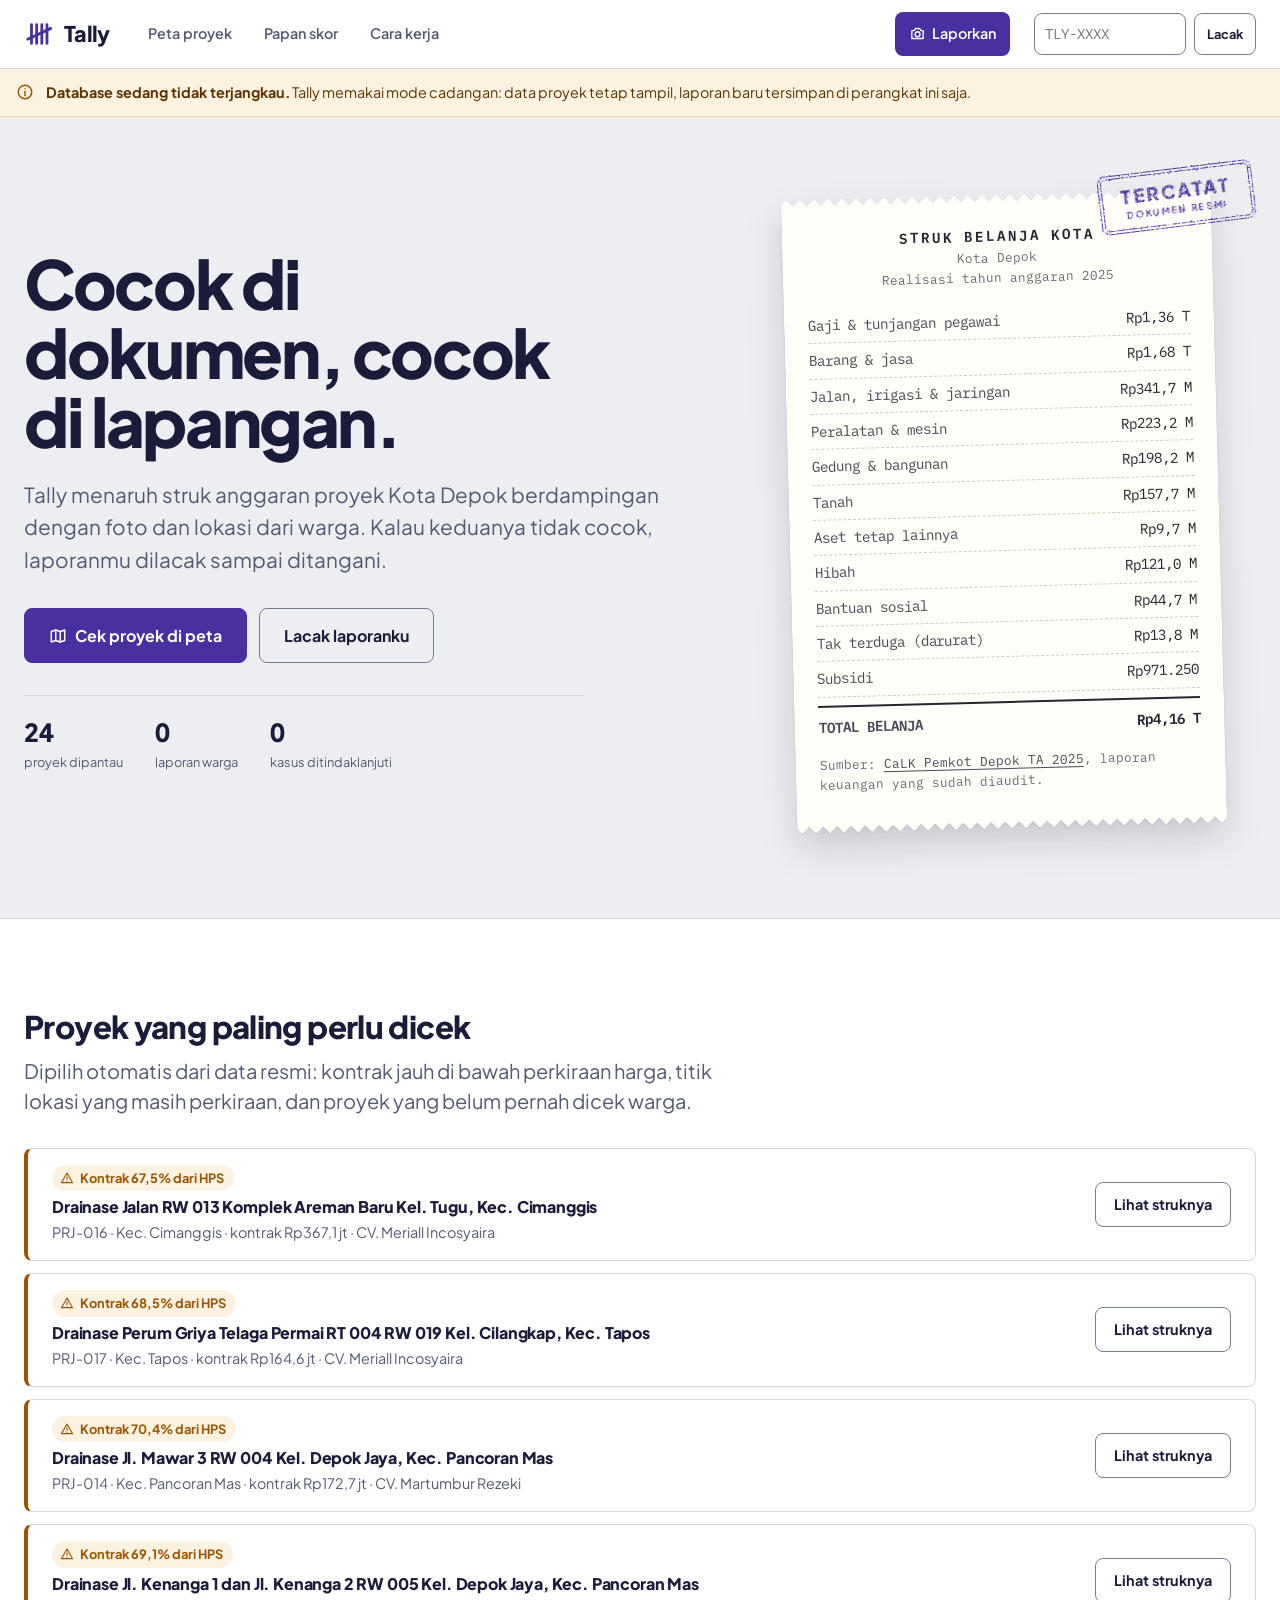
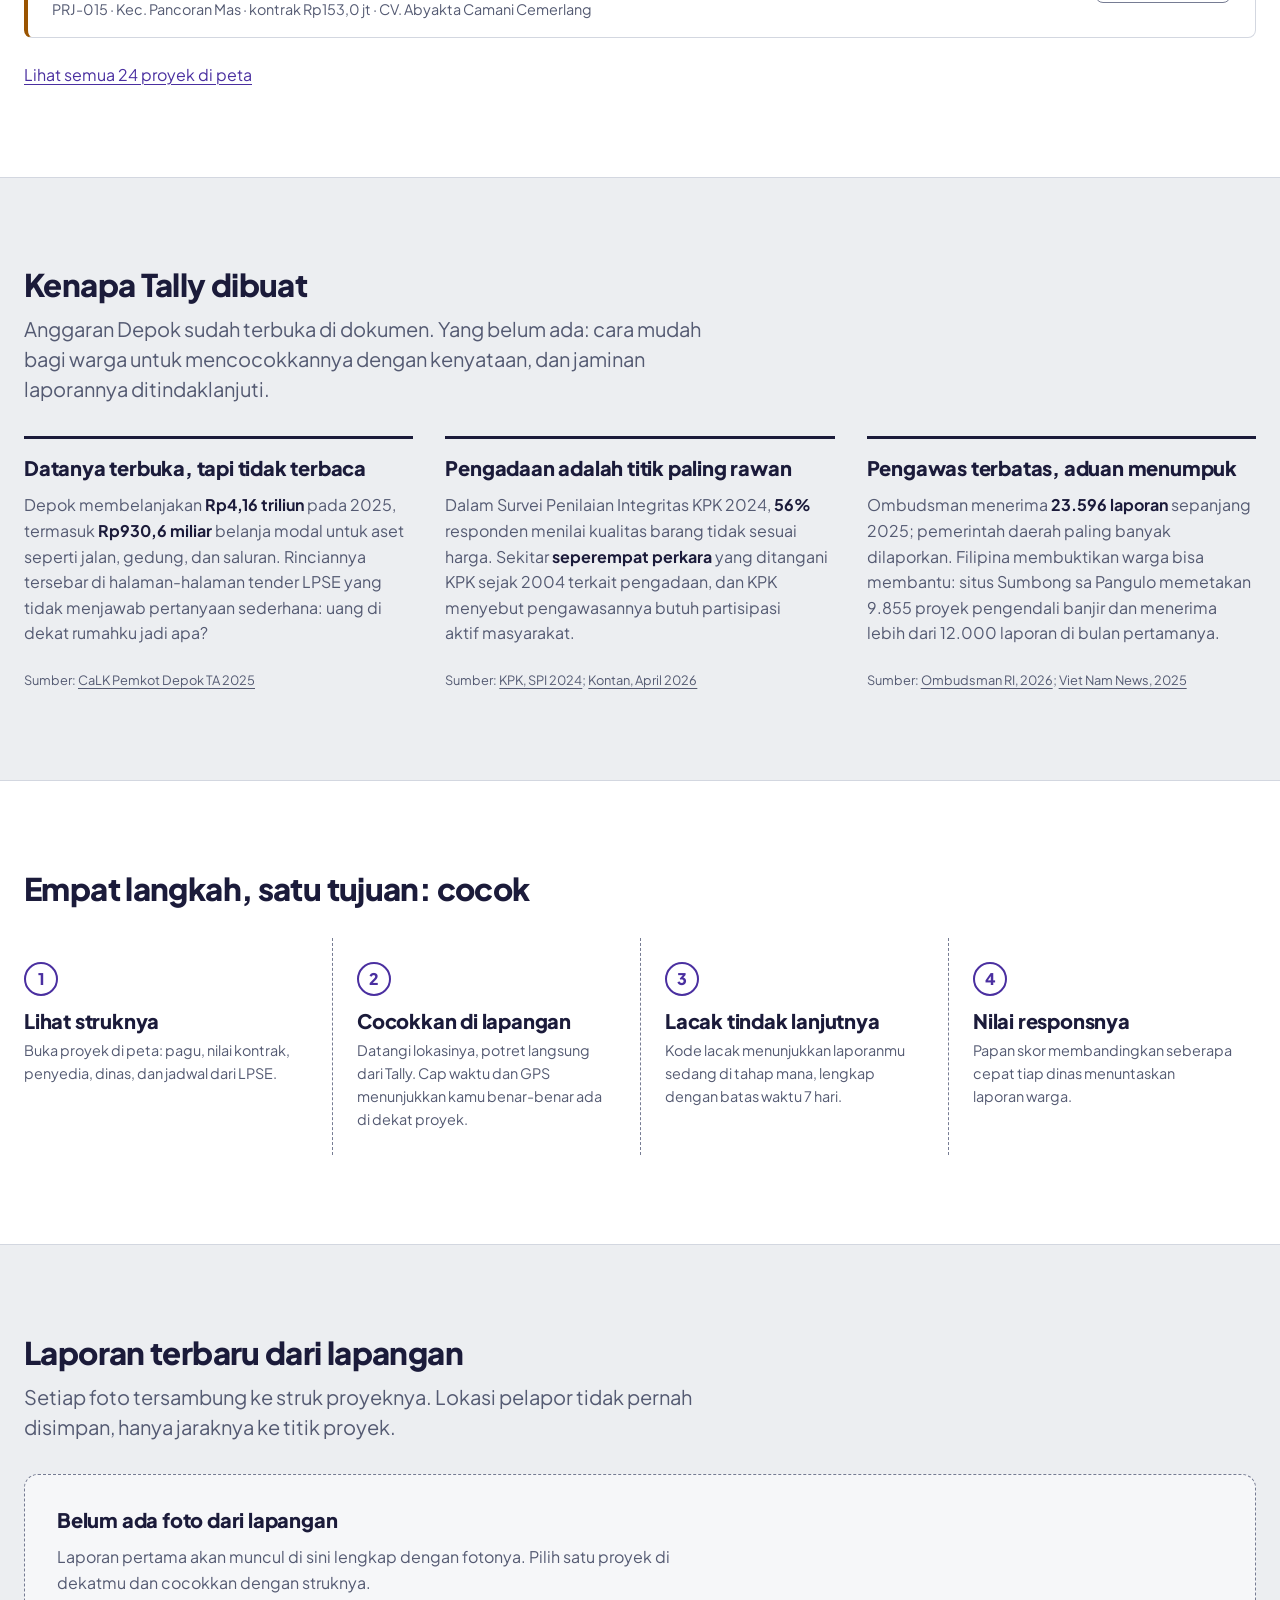
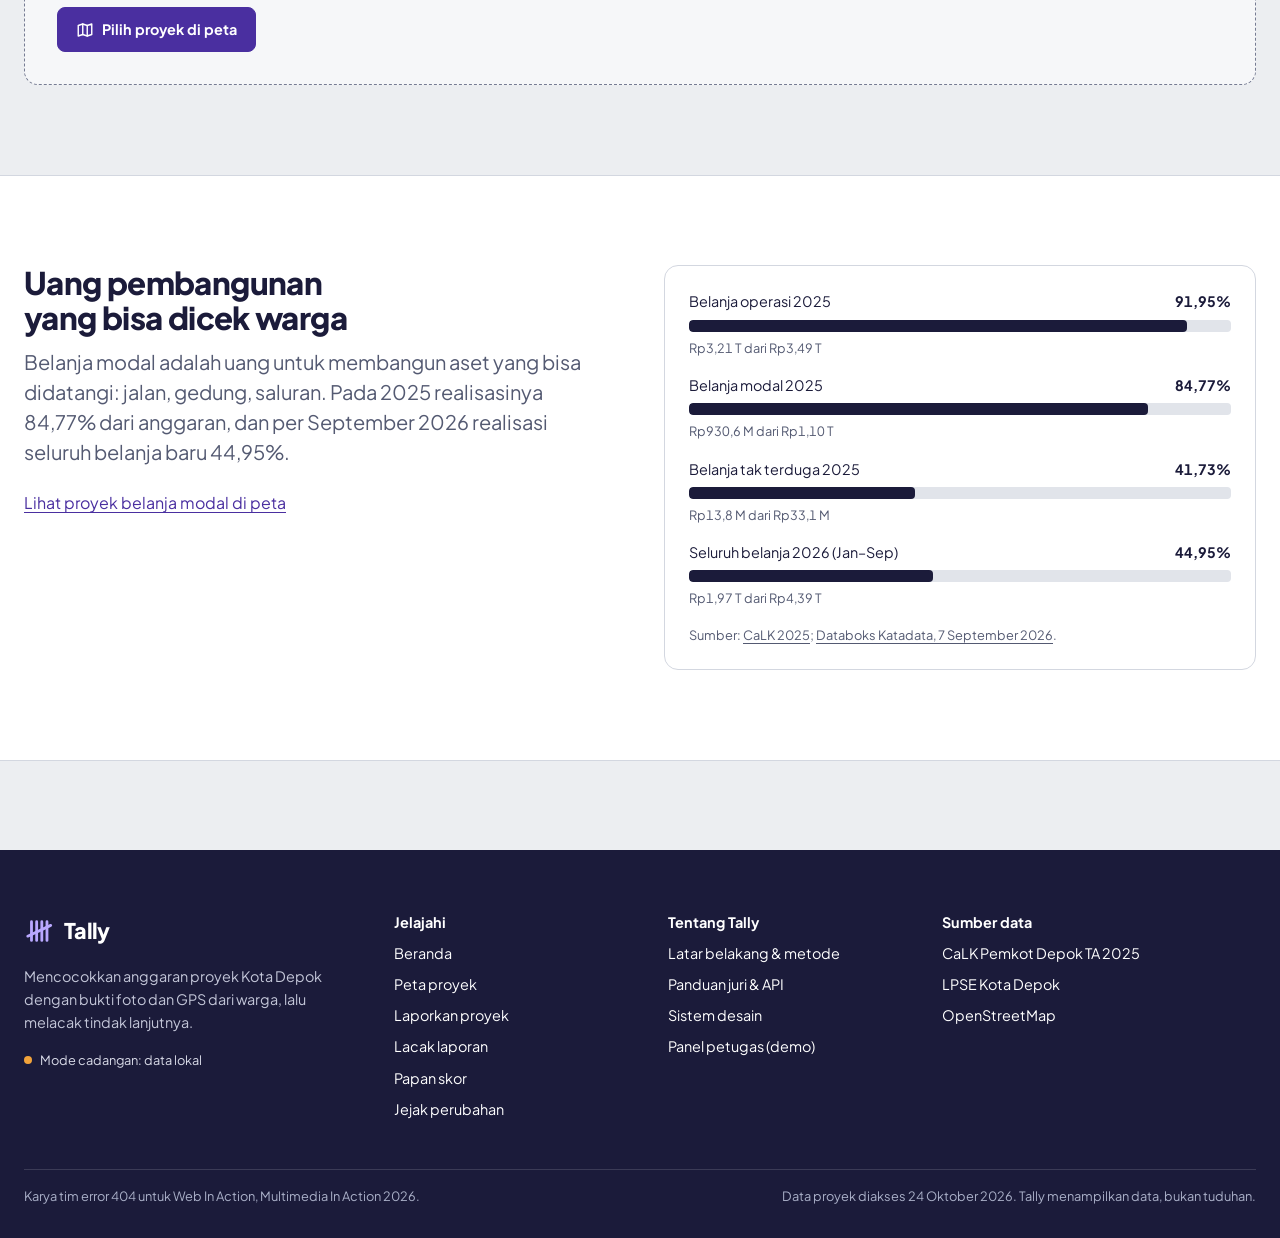
<file: index.html>
<!DOCTYPE html>
<html lang="id">
<head>
  <meta charset="UTF-8">
  <meta name="viewport" content="width=device-width, initial-scale=1">
  <title>Tally · Cocok di dokumen, cocok di lapangan</title>
  <meta name="description" content="Tally mencocokkan anggaran proyek Kota Depok dengan foto dan GPS dari warga, lalu melacak tindak lanjutnya sampai selesai.">
  <meta name="theme-color" content="#1b1b3a">
  <meta property="og:title" content="Tally · Cocok di dokumen, cocok di lapangan">
  <meta property="og:description" content="Tally mencocokkan anggaran proyek Kota Depok dengan foto dan GPS dari warga, lalu melacak tindak lanjutnya sampai selesai.">
  <meta property="og:type" content="website">
  <link rel="icon" href="assets/favicon.svg" type="image/svg+xml">
  <link rel="preload" href="assets/fonts/plus-jakarta-sans-latin-800-normal.woff2" as="font" type="font/woff2" crossorigin>
  <link rel="preload" href="assets/fonts/plus-jakarta-sans-latin-400-normal.woff2" as="font" type="font/woff2" crossorigin>
  <link rel="stylesheet" href="css/style.css">
</head>
<body data-halaman="beranda">
  <a class="lewati" href="#isi">Lewati ke konten</a>
  <header class="kepala">
    <div class="wadah kepala__baris">
      <a class="logo" href="index.html" aria-label="Tally, ke beranda"><svg viewBox="0 0 32 32" fill="none" stroke="currentColor" stroke-width="3" stroke-linecap="round" aria-hidden="true"><path d="M8 6v20M13.5 6v20M19 6v20M24.5 6v20"/><path d="M4 21.5 28.5 10"/></svg><span>Tally</span></a>
      <nav class="navigasi" aria-label="Utama">
        <a href="peta.html">Peta proyek</a>
        <a href="skor.html">Papan skor</a>
        <a href="index.html#cara-kerja">Cara kerja</a>
        <a class="navigasi__lapor" href="lapor.html"><svg aria-hidden="true"><use href="#i-kamera"></use></svg>Laporkan</a>
      </nav>
      <form class="lacak-cepat" action="lacak.html" role="search" aria-label="Lacak laporan">
        <label for="lacak-cepat-kode" class="sr">Kode lacak</label>
        <input id="lacak-cepat-kode" name="kode" placeholder="TLY-XXXX" autocomplete="off" spellcheck="false" maxlength="8">
        <button class="tombol tombol--garis tombol--kecil" type="submit">Lacak</button>
      </form>
    </div>
  </header>
  <main id="isi">
    <section class="pahlawan" aria-labelledby="judul-utama">
      <div class="wadah pahlawan__grid">
        <div>
          <h1 id="judul-utama">Cocok di dokumen, cocok di lapangan.</h1>
          <p class="pahlawan__lead">Tally menaruh struk anggaran proyek Kota Depok berdampingan dengan foto dan lokasi dari warga. Kalau keduanya tidak cocok, laporanmu dilacak sampai ditangani.</p>
          <div class="pahlawan__aksi baris">
            <a class="tombol tombol--besar" href="peta.html"><svg aria-hidden="true"><use href="#i-peta"></use></svg>Cek proyek di peta</a>
            <a class="tombol tombol--besar tombol--garis" href="lacak.html">Lacak laporanku</a>
          </div>
          <div class="nota" aria-live="polite">
            <div><b id="nota-proyek">24</b><span>proyek dipantau</span></div>
            <div><b id="nota-laporan">…</b><span>laporan warga</span></div>
            <div><b id="nota-tindak">…</b><span>kasus ditindaklanjuti</span></div>
          </div>
        </div>
        <div class="pahlawan__struk">
          <div class="kertas-bayang">
            <article class="struk" aria-labelledby="struk-judul">
              <p class="struk__judul" id="struk-judul">STRUK BELANJA KOTA</p>
              <p class="struk__sub">Kota Depok<br>Realisasi tahun anggaran 2025</p>
              <dl id="daftar-struk">
                <div class="kerangka" style="height:220px;margin-top:16px"></div>
              </dl>
              <p class="struk__catatan" id="struk-sumber">Sumber: CaLK Pemkot Depok TA 2025</p>
            </article>
          </div>
          <span class="stempel stempel--cap" aria-hidden="true">Tercatat<small>dokumen resmi</small></span>
        </div>
      </div>
    </section>

    <section class="bagian bagian--pita" aria-labelledby="judul-misi">
      <div class="wadah">
        <div class="bagian__kepala">
          <h2 id="judul-misi">Proyek yang paling perlu dicek</h2>
          <p>Dipilih otomatis dari data resmi: kontrak jauh di bawah perkiraan harga, titik lokasi yang masih perkiraan, dan proyek yang belum pernah dicek warga.</p>
        </div>
        <div class="misi" id="misi">
          <div class="kerangka" style="height:84px"></div>
          <div class="kerangka" style="height:84px"></div>
          <div class="kerangka" style="height:84px"></div>
        </div>
        <p style="margin-top:24px"><a href="peta.html">Lihat semua 24 proyek di peta</a></p>
      </div>
    </section>

    <section class="bagian" aria-labelledby="judul-masalah">
      <div class="wadah">
        <div class="bagian__kepala">
          <h2 id="judul-masalah">Kenapa Tally dibuat</h2>
          <p>Anggaran Depok sudah terbuka di dokumen. Yang belum ada: cara mudah bagi warga untuk mencocokkannya dengan kenyataan, dan jaminan laporannya ditindaklanjuti.</p>
        </div>
        <div class="masalah">
          <article>
            <h3>Datanya terbuka, tapi tidak terbaca</h3>
            <p>Depok membelanjakan <strong>Rp4,16 triliun</strong> pada 2025, termasuk <strong>Rp930,6 miliar</strong> belanja modal untuk aset seperti jalan, gedung, dan saluran. Rinciannya tersebar di halaman-halaman tender LPSE yang tidak menjawab pertanyaan sederhana: uang di dekat rumahku jadi apa?</p>
            <p class="sumber">Sumber: <a href="https://ppid.depok.go.id/wp-content/uploads/2026/08/2.-CALK-2025.pdf" target="_blank" rel="noopener">CaLK Pemkot Depok TA 2025</a></p>
          </article>
          <article>
            <h3>Pengadaan adalah titik paling rawan</h3>
            <p>Dalam Survei Penilaian Integritas KPK 2024, <strong>56%</strong> responden menilai kualitas barang tidak sesuai harga. Sekitar <strong>seperempat perkara</strong> yang ditangani KPK sejak 2004 terkait pengadaan, dan KPK menyebut pengawasannya butuh partisipasi aktif masyarakat.</p>
            <p class="sumber">Sumber: <a href="https://kpk.go.id/id/ruang-informasi/berita/pengadaan-barang-dan-jasa-sektor-paling-rentan-korupsi-di-temuan-spi-2024" target="_blank" rel="noopener">KPK, SPI 2024</a>; <a href="https://nasional.kontan.co.id/news/kpk-25-kasus-korupsi-terkait-dengan-pengadaan-barang-dan-jasa" target="_blank" rel="noopener">Kontan, April 2026</a></p>
          </article>
          <article>
            <h3>Pengawas terbatas, aduan menumpuk</h3>
            <p>Ombudsman menerima <strong>23.596 laporan</strong> sepanjang 2025; pemerintah daerah paling banyak dilaporkan. Filipina membuktikan warga bisa membantu: situs Sumbong sa Pangulo memetakan 9.855 proyek pengendali banjir dan menerima lebih dari 12.000 laporan di bulan pertamanya.</p>
            <p class="sumber">Sumber: <a href="https://ombudsman.go.id/news/r/ombudsman-ri-terima-23596-aduan-sepanjang-2025-tegaskan-warisan-pengawasan-berdampak-di-akhir-masa-jabatan-2021-2026" target="_blank" rel="noopener">Ombudsman RI, 2026</a>; <a href="https://vietnamnews.vn/world/1724752/philippines-newly-launched-website-for-reporting-complaints-on-flood-control-projects-gets-over-12-000-complaints.html" target="_blank" rel="noopener">Viet Nam News, 2025</a></p>
          </article>
        </div>
      </div>
    </section>

    <section class="bagian bagian--pita" id="cara-kerja" aria-labelledby="judul-alur">
      <div class="wadah">
        <div class="bagian__kepala">
          <h2 id="judul-alur">Empat langkah, satu tujuan: cocok</h2>
        </div>
        <ol class="alur">
          <li><h3>Lihat struknya</h3><p>Buka proyek di peta: pagu, nilai kontrak, penyedia, dinas, dan jadwal dari LPSE.</p></li>
          <li><h3>Cocokkan di lapangan</h3><p>Datangi lokasinya, potret langsung dari Tally. Cap waktu dan GPS menunjukkan kamu benar-benar ada di dekat proyek.</p></li>
          <li><h3>Lacak tindak lanjutnya</h3><p>Kode lacak menunjukkan laporanmu sedang di tahap mana, lengkap dengan batas waktu 7 hari.</p></li>
          <li><h3>Nilai responsnya</h3><p>Papan skor membandingkan seberapa cepat tiap dinas menuntaskan laporan warga.</p></li>
        </ol>
      </div>
    </section>

    <section class="bagian" aria-labelledby="judul-terbaru">
      <div class="wadah">
        <div class="bagian__kepala">
          <h2 id="judul-terbaru">Laporan terbaru dari lapangan</h2>
          <p>Setiap foto tersambung ke struk proyeknya. Lokasi pelapor tidak pernah disimpan, hanya jaraknya ke titik proyek.</p>
        </div>
        <div id="galeri" class="galeri" aria-live="polite">
          <div class="kerangka" style="height:240px"></div>
          <div class="kerangka" style="height:240px"></div>
          <div class="kerangka" style="height:240px"></div>
        </div>
      </div>
    </section>

    <section class="bagian bagian--pita" aria-labelledby="judul-uang">
      <div class="wadah dua-kolom dua-kolom--seimbang">
        <div class="bagian__kepala" style="margin-bottom:0">
          <h2 id="judul-uang">Uang pembangunan yang bisa dicek warga</h2>
          <p>Belanja modal adalah uang untuk membangun aset yang bisa didatangi: jalan, gedung, saluran. Pada 2025 realisasinya 84,77% dari anggaran, dan per September 2026 realisasi seluruh belanja baru 44,95%.</p>
          <p style="font-size:var(--t-m)"><a href="peta.html">Lihat proyek belanja modal di peta</a></p>
        </div>
        <div class="panel tumpuk" id="meter-uang">
          <div class="kerangka" style="height:200px"></div>
        </div>
      </div>
    </section>
  </main>
  <footer class="kaki">
    <div class="wadah">
      <div class="kaki__grid">
        <div>
          <a class="logo" href="index.html"><svg viewBox="0 0 32 32" fill="none" stroke="currentColor" stroke-width="3" stroke-linecap="round" aria-hidden="true"><path d="M8 6v20M13.5 6v20M19 6v20M24.5 6v20"/><path d="M4 21.5 28.5 10"/></svg><span>Tally</span></a>
          <p>Mencocokkan anggaran proyek Kota Depok dengan bukti foto dan GPS dari warga, lalu melacak tindak lanjutnya.</p>
          <span class="status-db">Memeriksa database…</span>
        </div>
        <nav aria-labelledby="kaki-jelajahi">
          <h2 id="kaki-jelajahi">Jelajahi</h2>
          <ul>
            <li><a href="index.html">Beranda</a></li>
            <li><a href="peta.html">Peta proyek</a></li>
            <li><a href="lapor.html">Laporkan proyek</a></li>
            <li><a href="lacak.html">Lacak laporan</a></li>
            <li><a href="skor.html">Papan skor</a></li>
            <li><a href="jejak.html">Jejak perubahan</a></li>
          </ul>
        </nav>
        <nav aria-labelledby="kaki-tentang">
          <h2 id="kaki-tentang">Tentang Tally</h2>
          <ul>
            <li><a href="tentang.html">Latar belakang &amp; metode</a></li>
            <li><a href="panduan.html">Panduan juri &amp; API</a></li>
            <li><a href="desain.html">Sistem desain</a></li>
            <li><a href="petugas.html">Panel petugas (demo)</a></li>
          </ul>
        </nav>
        <div>
          <h2>Sumber data</h2>
          <ul>
            <li><a href="https://ppid.depok.go.id/wp-content/uploads/2026/08/2.-CALK-2025.pdf" target="_blank" rel="noopener">CaLK Pemkot Depok TA 2025</a></li>
            <li><a href="https://spse.inaproc.id/depok" target="_blank" rel="noopener">LPSE Kota Depok</a></li>
            <li><a href="https://www.openstreetmap.org/copyright" target="_blank" rel="noopener">OpenStreetMap</a></li>
          </ul>
        </div>
      </div>
      <div class="kaki__bawah">
        <span>Karya tim error 404 untuk Web In Action, Multimedia In Action 2026.</span>
        <span>Data proyek diakses 24 Oktober 2026. Tally menampilkan data, bukan tuduhan.</span>
      </div>
    </div>
  </footer>
  <script src="js/config.js"></script>
  <script src="js/util.js"></script>
  <script src="js/data.js"></script>
  <script src="js/layout.js"></script>
  <script src="js/beranda.js"></script>
</body>
</html>
</file>
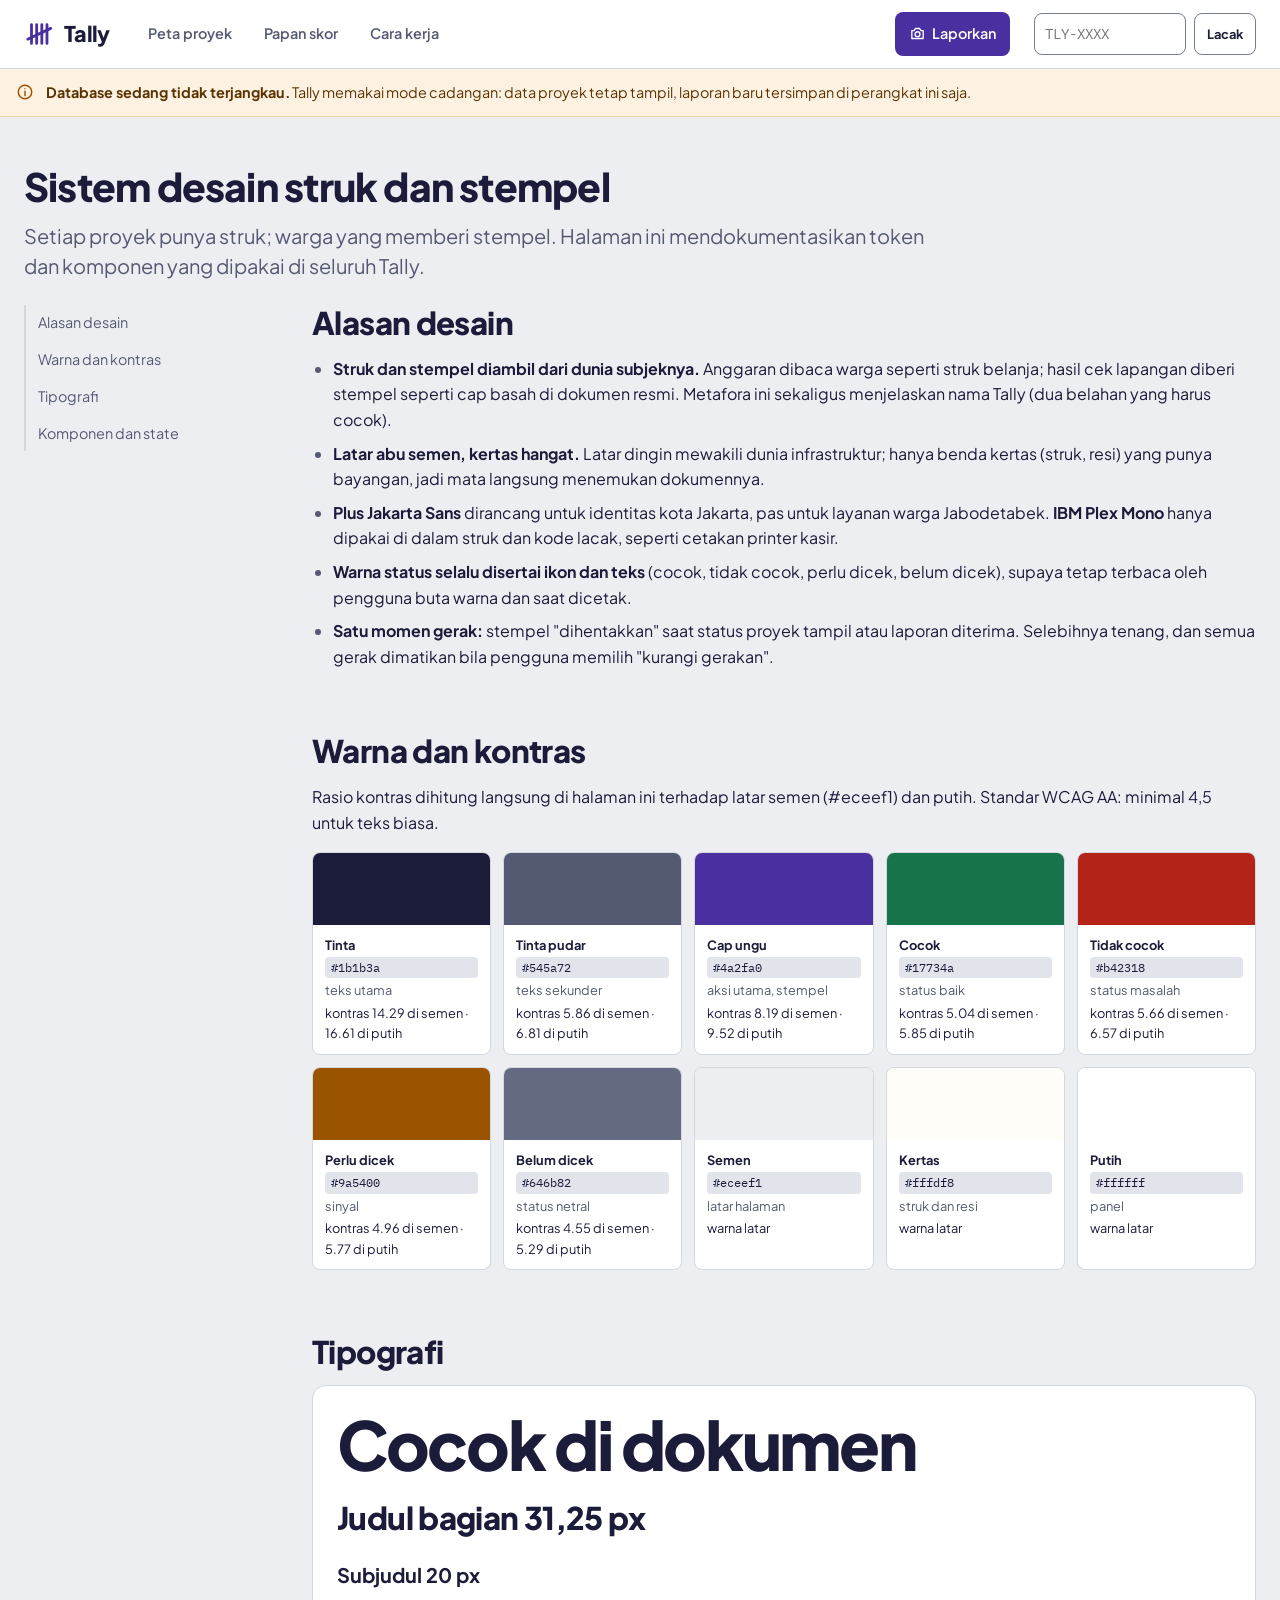
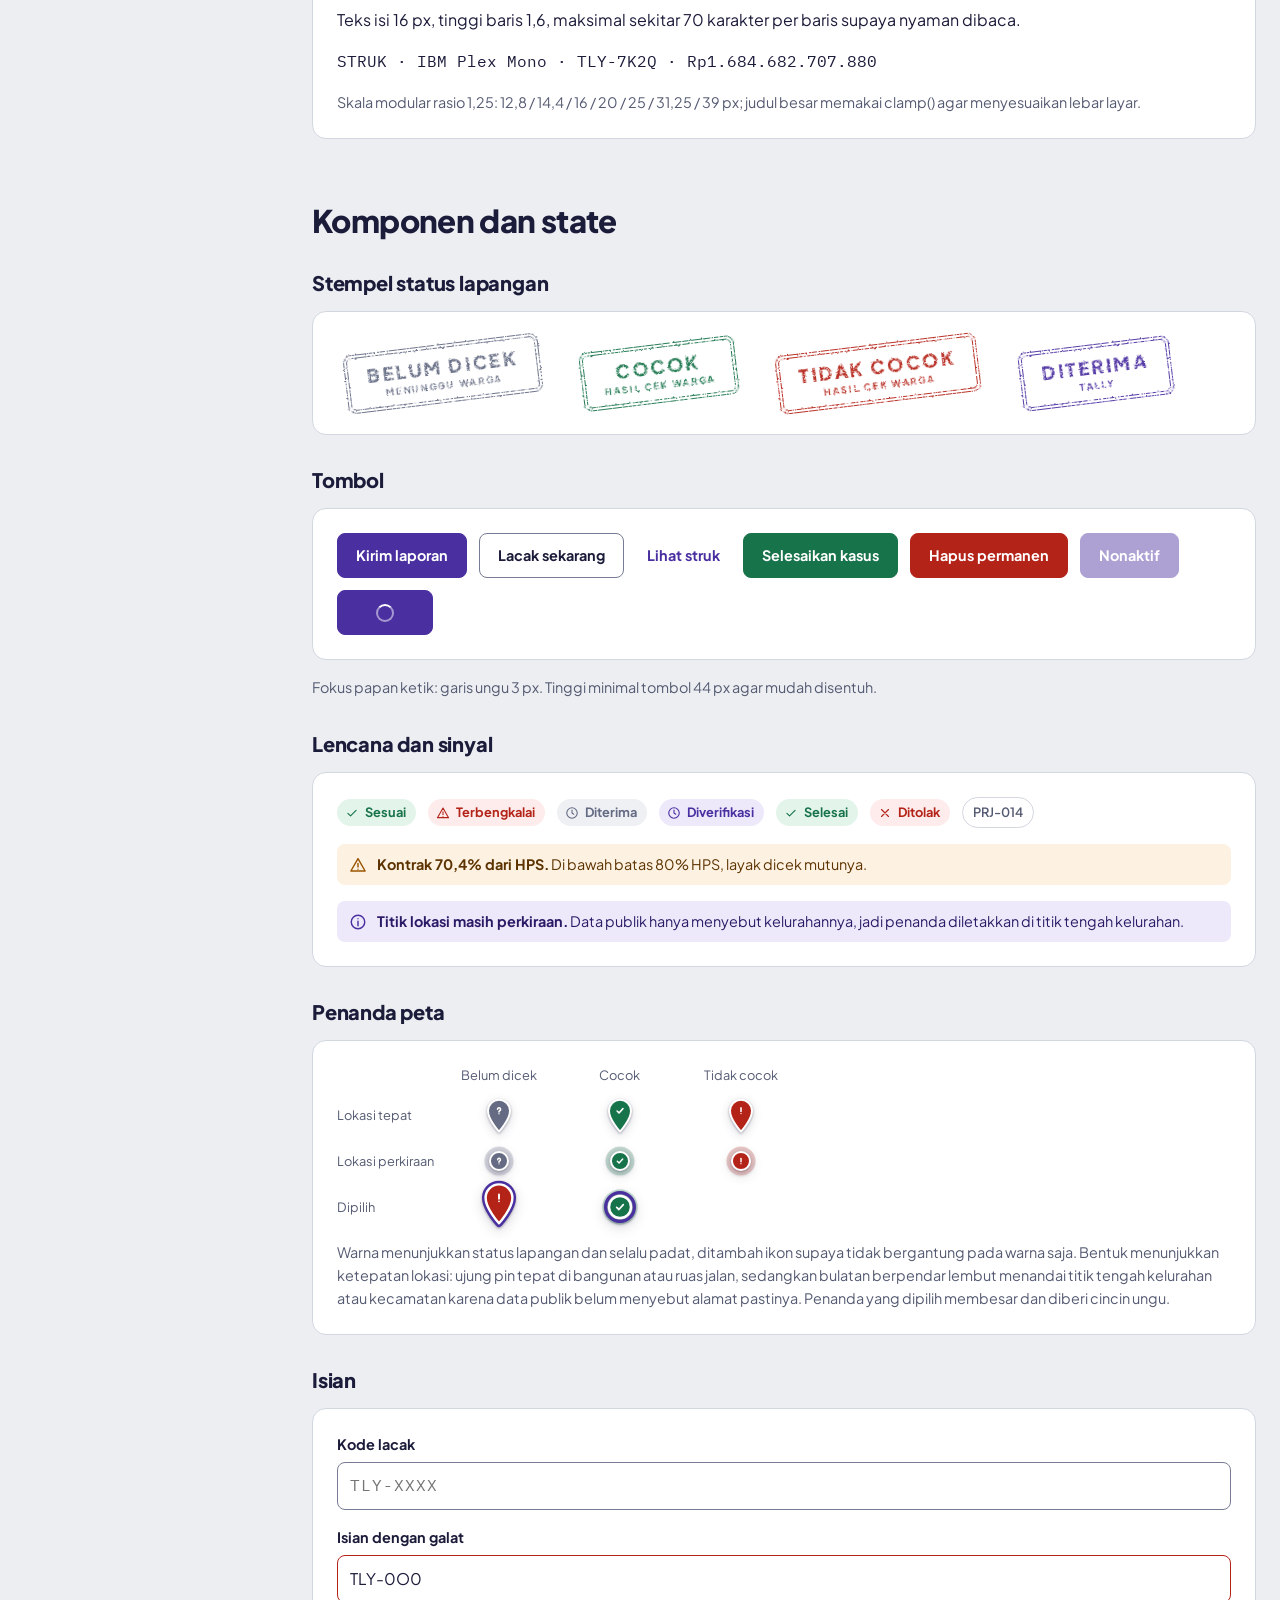
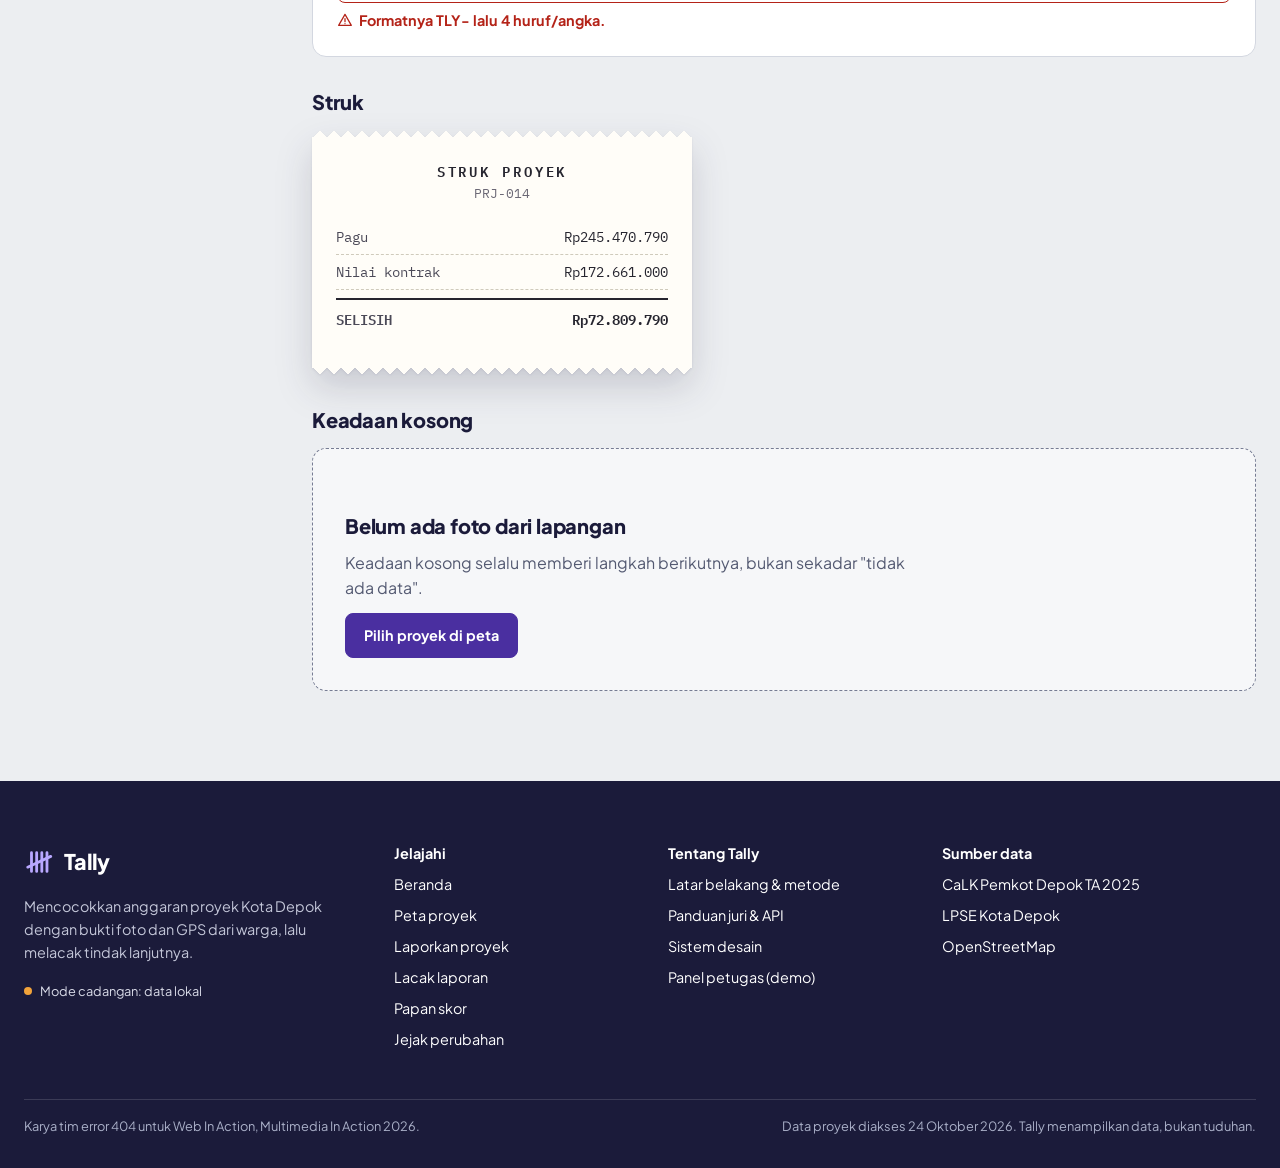
<file: desain.html>
<!DOCTYPE html>
<html lang="id">
<head>
  <meta charset="UTF-8">
  <meta name="viewport" content="width=device-width, initial-scale=1">
  <title>Sistem desain · Tally</title>
  <meta name="description" content="Token warna, tipografi, dan komponen sistem desain struk & stempel Tally.">
  <meta name="theme-color" content="#1b1b3a">
  <meta property="og:title" content="Sistem desain · Tally">
  <meta property="og:description" content="Token warna, tipografi, dan komponen sistem desain struk & stempel Tally.">
  <meta property="og:type" content="website">
  <link rel="icon" href="assets/favicon.svg" type="image/svg+xml">
  <link rel="preload" href="assets/fonts/plus-jakarta-sans-latin-800-normal.woff2" as="font" type="font/woff2" crossorigin>
  <link rel="preload" href="assets/fonts/plus-jakarta-sans-latin-400-normal.woff2" as="font" type="font/woff2" crossorigin>
  <link rel="stylesheet" href="css/style.css">
</head>
<body data-halaman="desain">
  <a class="lewati" href="#isi">Lewati ke konten</a>
  <header class="kepala">
    <div class="wadah kepala__baris">
      <a class="logo" href="index.html" aria-label="Tally, ke beranda"><svg viewBox="0 0 32 32" fill="none" stroke="currentColor" stroke-width="3" stroke-linecap="round" aria-hidden="true"><path d="M8 6v20M13.5 6v20M19 6v20M24.5 6v20"/><path d="M4 21.5 28.5 10"/></svg><span>Tally</span></a>
      <nav class="navigasi" aria-label="Utama">
        <a href="peta.html">Peta proyek</a>
        <a href="skor.html">Papan skor</a>
        <a href="index.html#cara-kerja">Cara kerja</a>
        <a class="navigasi__lapor" href="lapor.html"><svg aria-hidden="true"><use href="#i-kamera"></use></svg>Laporkan</a>
      </nav>
      <form class="lacak-cepat" action="lacak.html" role="search" aria-label="Lacak laporan">
        <label for="lacak-cepat-kode" class="sr">Kode lacak</label>
        <input id="lacak-cepat-kode" name="kode" placeholder="TLY-XXXX" autocomplete="off" spellcheck="false" maxlength="8">
        <button class="tombol tombol--garis tombol--kecil" type="submit">Lacak</button>
      </form>
    </div>
  </header>
  <main id="isi">
    <div class="wadah">
      <div class="halaman-kepala">
        <h1>Sistem desain struk dan stempel</h1>
        <p class="pengantar">Setiap proyek punya struk; warga yang memberi stempel. Halaman ini mendokumentasikan token dan komponen yang dipakai di seluruh Tally.</p>
      </div>
      <div class="dokumen">
        <nav class="daftar-isi" aria-label="Daftar isi">
          <ol>
            <li><a href="#alasan">Alasan desain</a></li>
            <li><a href="#warna">Warna dan kontras</a></li>
            <li><a href="#huruf">Tipografi</a></li>
            <li><a href="#komponen">Komponen dan state</a></li>
          </ol>
        </nav>
        <article class="prosa" style="max-width:none">
          <h2 id="alasan">Alasan desain</h2>
          <ul>
            <li><b>Struk dan stempel diambil dari dunia subjeknya.</b> Anggaran dibaca warga seperti struk belanja; hasil cek lapangan diberi stempel seperti cap basah di dokumen resmi. Metafora ini sekaligus menjelaskan nama Tally (dua belahan yang harus cocok).</li>
            <li><b>Latar abu semen, kertas hangat.</b> Latar dingin mewakili dunia infrastruktur; hanya benda kertas (struk, resi) yang punya bayangan, jadi mata langsung menemukan dokumennya.</li>
            <li><b>Plus Jakarta Sans</b> dirancang untuk identitas kota Jakarta, pas untuk layanan warga Jabodetabek. <b>IBM Plex Mono</b> hanya dipakai di dalam struk dan kode lacak, seperti cetakan printer kasir.</li>
            <li><b>Warna status selalu disertai ikon dan teks</b> (cocok, tidak cocok, perlu dicek, belum dicek), supaya tetap terbaca oleh pengguna buta warna dan saat dicetak.</li>
            <li><b>Satu momen gerak:</b> stempel "dihentakkan" saat status proyek tampil atau laporan diterima. Selebihnya tenang, dan semua gerak dimatikan bila pengguna memilih "kurangi gerakan".</li>
          </ul>

          <h2 id="warna">Warna dan kontras</h2>
          <p>Rasio kontras dihitung langsung di halaman ini terhadap latar semen (#eceef1) dan putih. Standar WCAG AA: minimal 4,5 untuk teks biasa.</p>
          <div class="contoh-warna" id="contoh-warna"></div>

          <h2 id="huruf">Tipografi</h2>
          <div class="panel tumpuk">
            <p style="font-size:var(--t-hero);font-weight:800;letter-spacing:-0.035em;line-height:1">Cocok di dokumen</p>
            <p style="font-size:var(--t-2xl);font-weight:800;letter-spacing:-0.02em">Judul bagian 31,25 px</p>
            <p style="font-size:var(--t-l);font-weight:700">Subjudul 20 px</p>
            <p>Teks isi 16 px, tinggi baris 1,6, maksimal sekitar 70 karakter per baris supaya nyaman dibaca.</p>
            <p style="font-family:var(--huruf-struk)">STRUK · IBM Plex Mono · TLY-7K2Q · Rp1.684.682.707.880</p>
            <p class="pudar" style="font-size:var(--t-s)">Skala modular rasio 1,25: 12,8 / 14,4 / 16 / 20 / 25 / 31,25 / 39 px; judul besar memakai clamp() agar menyesuaikan lebar layar.</p>
          </div>

          <h2 id="komponen">Komponen dan state</h2>
          <h3>Stempel status lapangan</h3>
          <div class="panel baris" style="gap:40px;padding:32px">
            <span class="stempel">Belum dicek<small>menunggu warga</small></span>
            <span class="stempel stempel--cocok">Cocok<small>hasil cek warga</small></span>
            <span class="stempel stempel--tidak">Tidak cocok<small>hasil cek warga</small></span>
            <span class="stempel stempel--cap">Diterima<small>Tally</small></span>
          </div>
          <h3>Tombol</h3>
          <div class="panel baris">
            <button class="tombol" type="button">Kirim laporan</button>
            <button class="tombol tombol--garis" type="button">Lacak sekarang</button>
            <button class="tombol tombol--polos" type="button">Lihat struk</button>
            <button class="tombol tombol--hijau" type="button">Selesaikan kasus</button>
            <button class="tombol tombol--bahaya" type="button">Hapus permanen</button>
            <button class="tombol" type="button" disabled>Nonaktif</button>
            <button class="tombol" type="button" aria-busy="true">Memuat</button>
          </div>
          <p class="pudar" style="font-size:var(--t-s)">Fokus papan ketik: garis ungu 3 px. Tinggi minimal tombol 44 px agar mudah disentuh.</p>
          <h3>Lencana dan sinyal</h3>
          <div class="panel tumpuk">
            <div class="baris" id="contoh-lencana"></div>
            <div class="sinyal"><svg aria-hidden="true"><use href="#i-peringatan"></use></svg><span><b>Kontrak 70,4% dari HPS.</b> Di bawah batas 80% HPS, layak dicek mutunya.</span></div>
            <div class="sinyal sinyal--info"><svg aria-hidden="true"><use href="#i-info"></use></svg><span><b>Titik lokasi masih perkiraan.</b> Data publik hanya menyebut kelurahannya, jadi penanda diletakkan di titik tengah kelurahan.</span></div>
          </div>
          <h3>Penanda peta</h3>
          <div class="panel tumpuk">
            <div class="contoh-penanda" id="contoh-penanda">
              <span></span><small>Belum dicek</small><small>Cocok</small><small>Tidak cocok</small>
              <small class="contoh-penanda__baris">Lokasi tepat</small>
              <span data-penanda="belum"></span><span data-penanda="cocok"></span><span data-penanda="tidak"></span>
              <small class="contoh-penanda__baris">Lokasi perkiraan</small>
              <span data-penanda="belum" data-kira></span><span data-penanda="cocok" data-kira></span><span data-penanda="tidak" data-kira></span>
              <small class="contoh-penanda__baris">Dipilih</small>
              <span data-penanda="tidak" data-aktif></span><span data-penanda="cocok" data-kira data-aktif></span><span></span>
            </div>
            <p class="pudar" style="font-size:var(--t-s)">Warna menunjukkan status lapangan dan selalu padat, ditambah ikon supaya tidak bergantung pada warna saja. Bentuk menunjukkan ketepatan lokasi: ujung pin tepat di bangunan atau ruas jalan, sedangkan bulatan berpendar lembut menandai titik tengah kelurahan atau kecamatan karena data publik belum menyebut alamat pastinya. Penanda yang dipilih membesar dan diberi cincin ungu.</p>
          </div>
          <h3>Isian</h3>
          <div class="panel tumpuk">
            <label class="isian"><span>Kode lacak</span><input class="kotak kotak--kode" placeholder="TLY-XXXX"></label>
            <label class="isian"><span>Isian dengan galat</span><input class="kotak" aria-invalid="true" value="TLY-0O0"><span class="galat"><svg aria-hidden="true"><use href="#i-peringatan"></use></svg>Formatnya TLY- lalu 4 huruf/angka.</span></label>
          </div>
          <h3>Struk</h3>
          <div class="kertas-bayang" style="max-width:380px">
            <article class="struk">
              <p class="struk__judul">STRUK PROYEK</p>
              <p class="struk__sub">PRJ-014</p>
              <dl>
                <div class="struk__baris"><dt>Pagu</dt><dd>Rp245.470.790</dd></div>
                <div class="struk__baris"><dt>Nilai kontrak</dt><dd>Rp172.661.000</dd></div>
                <div class="struk__baris struk__baris--tebal"><dt>SELISIH</dt><dd>Rp72.809.790</dd></div>
              </dl>
            </article>
          </div>
          <h3>Keadaan kosong</h3>
          <div class="kosong"><h3>Belum ada foto dari lapangan</h3><p>Keadaan kosong selalu memberi langkah berikutnya, bukan sekadar "tidak ada data".</p><a class="tombol" href="peta.html">Pilih proyek di peta</a></div>
        </article>
      </div>
    </div>
  </main>
  <footer class="kaki">
    <div class="wadah">
      <div class="kaki__grid">
        <div>
          <a class="logo" href="index.html"><svg viewBox="0 0 32 32" fill="none" stroke="currentColor" stroke-width="3" stroke-linecap="round" aria-hidden="true"><path d="M8 6v20M13.5 6v20M19 6v20M24.5 6v20"/><path d="M4 21.5 28.5 10"/></svg><span>Tally</span></a>
          <p>Mencocokkan anggaran proyek Kota Depok dengan bukti foto dan GPS dari warga, lalu melacak tindak lanjutnya.</p>
          <span class="status-db">Memeriksa database…</span>
        </div>
        <nav aria-labelledby="kaki-jelajahi">
          <h2 id="kaki-jelajahi">Jelajahi</h2>
          <ul>
            <li><a href="index.html">Beranda</a></li>
            <li><a href="peta.html">Peta proyek</a></li>
            <li><a href="lapor.html">Laporkan proyek</a></li>
            <li><a href="lacak.html">Lacak laporan</a></li>
            <li><a href="skor.html">Papan skor</a></li>
            <li><a href="jejak.html">Jejak perubahan</a></li>
          </ul>
        </nav>
        <nav aria-labelledby="kaki-tentang">
          <h2 id="kaki-tentang">Tentang Tally</h2>
          <ul>
            <li><a href="tentang.html">Latar belakang &amp; metode</a></li>
            <li><a href="panduan.html">Panduan juri &amp; API</a></li>
            <li><a href="desain.html">Sistem desain</a></li>
            <li><a href="petugas.html">Panel petugas (demo)</a></li>
          </ul>
        </nav>
        <div>
          <h2>Sumber data</h2>
          <ul>
            <li><a href="https://ppid.depok.go.id/wp-content/uploads/2026/08/2.-CALK-2025.pdf" target="_blank" rel="noopener">CaLK Pemkot Depok TA 2025</a></li>
            <li><a href="https://spse.inaproc.id/depok" target="_blank" rel="noopener">LPSE Kota Depok</a></li>
            <li><a href="https://www.openstreetmap.org/copyright" target="_blank" rel="noopener">OpenStreetMap</a></li>
          </ul>
        </div>
      </div>
      <div class="kaki__bawah">
        <span>Karya tim error 404 untuk Web In Action, Multimedia In Action 2026.</span>
        <span>Data proyek diakses 24 Oktober 2026. Tally menampilkan data, bukan tuduhan.</span>
      </div>
    </div>
  </footer>
  <script src="js/config.js"></script>
  <script src="js/util.js"></script>
  <script src="js/data.js"></script>
  <script src="js/layout.js"></script>
  <script src="js/peta-dasar.js"></script>
  <script src="js/desain.js"></script>
</body>
</html>
</file>
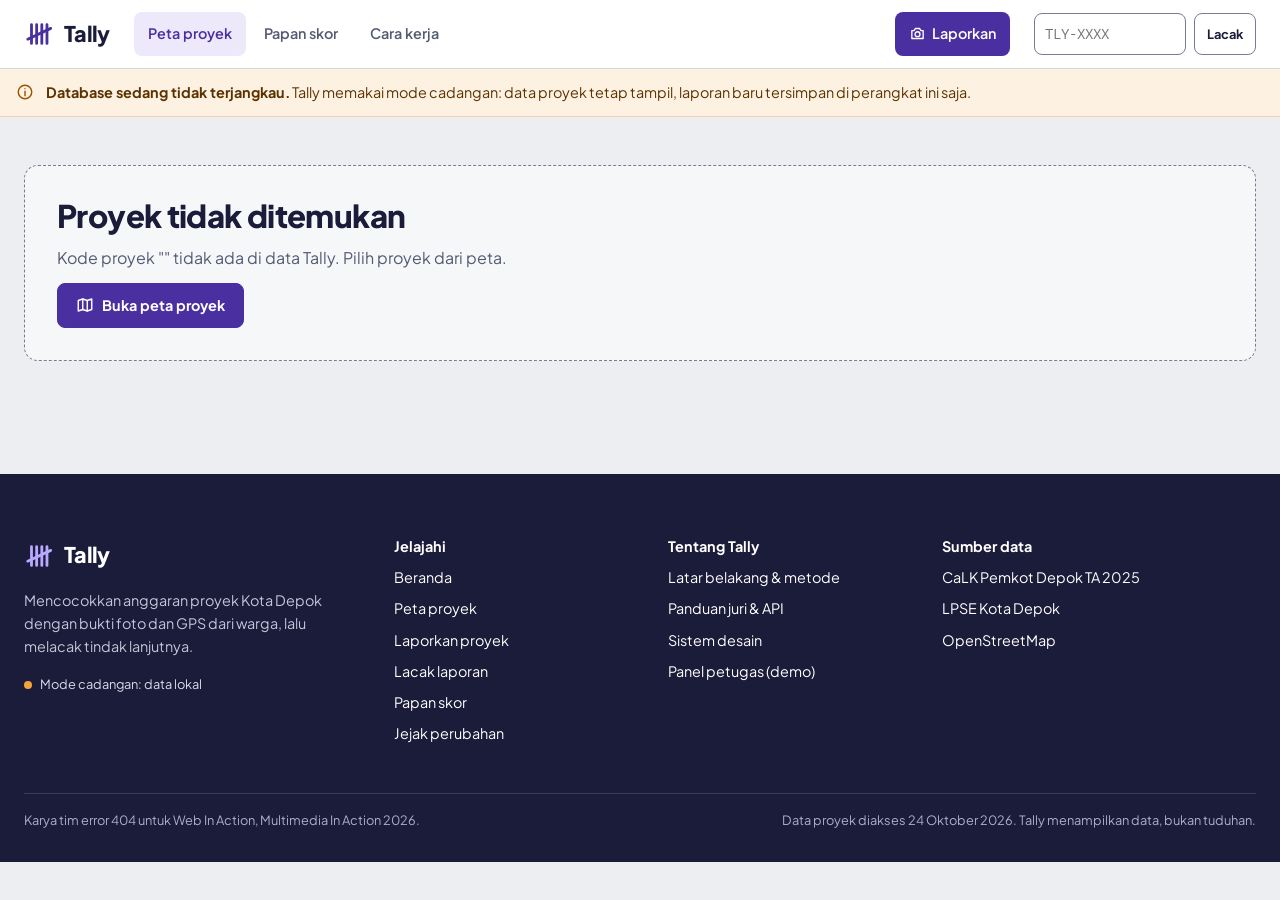
<file: detail.html>
<!DOCTYPE html>
<html lang="id">
<head>
  <meta charset="UTF-8">
  <meta name="viewport" content="width=device-width, initial-scale=1">
  <title>Struk proyek · Tally</title>
  <meta name="description" content="Struk anggaran proyek berdampingan dengan laporan warga dari lapangan.">
  <meta name="theme-color" content="#1b1b3a">
  <meta property="og:title" content="Struk proyek · Tally">
  <meta property="og:description" content="Struk anggaran proyek berdampingan dengan laporan warga dari lapangan.">
  <meta property="og:type" content="website">
  <link rel="icon" href="assets/favicon.svg" type="image/svg+xml">
  <link rel="preload" href="assets/fonts/plus-jakarta-sans-latin-800-normal.woff2" as="font" type="font/woff2" crossorigin>
  <link rel="preload" href="assets/fonts/plus-jakarta-sans-latin-400-normal.woff2" as="font" type="font/woff2" crossorigin>
  <link rel="preconnect" href="https://tiles.openfreemap.org" crossorigin>
  <link rel="stylesheet" href="assets/vendor/maplibre/maplibre-gl.css">
  <link rel="stylesheet" href="css/style.css">
</head>
<body data-halaman="peta">
  <a class="lewati" href="#isi">Lewati ke konten</a>
  <header class="kepala">
    <div class="wadah kepala__baris">
      <a class="logo" href="index.html" aria-label="Tally, ke beranda"><svg viewBox="0 0 32 32" fill="none" stroke="currentColor" stroke-width="3" stroke-linecap="round" aria-hidden="true"><path d="M8 6v20M13.5 6v20M19 6v20M24.5 6v20"/><path d="M4 21.5 28.5 10"/></svg><span>Tally</span></a>
      <nav class="navigasi" aria-label="Utama">
        <a href="peta.html" aria-current="page">Peta proyek</a>
        <a href="skor.html">Papan skor</a>
        <a href="index.html#cara-kerja">Cara kerja</a>
        <a class="navigasi__lapor" href="lapor.html"><svg aria-hidden="true"><use href="#i-kamera"></use></svg>Laporkan</a>
      </nav>
      <form class="lacak-cepat" action="lacak.html" role="search" aria-label="Lacak laporan">
        <label for="lacak-cepat-kode" class="sr">Kode lacak</label>
        <input id="lacak-cepat-kode" name="kode" placeholder="TLY-XXXX" autocomplete="off" spellcheck="false" maxlength="8">
        <button class="tombol tombol--garis tombol--kecil" type="submit">Lacak</button>
      </form>
    </div>
  </header>
  <main id="isi">
    <div class="wadah">
      <div class="halaman-kepala" id="kepala-proyek">
        <nav class="remah" aria-label="Remah roti"><a href="peta.html">Peta proyek</a><span aria-hidden="true">/</span><span id="remah-id">Memuat…</span></nav>
        <div class="kerangka" style="height:44px;max-width:620px"></div>
      </div>

      <section class="belah" id="belah" aria-label="Perbandingan dokumen dan lapangan">
        <div class="belah__dokumen">
          <p class="belah__label"><svg aria-hidden="true"><use href="#i-struk"></use></svg>Kata dokumen</p>
          <div class="kertas-bayang"><article class="struk" id="struk-proyek"><div class="kerangka" style="height:260px"></div></article></div>
        </div>
        <div class="belah__warga">
          <p class="belah__label"><svg aria-hidden="true"><use href="#i-warga"></use></svg>Kata warga</p>
          <div id="kata-warga"><div class="kerangka" style="height:200px"></div></div>
        </div>
      </section>

      <div class="dua-kolom" style="margin-top:48px">
        <section aria-labelledby="judul-sinyal">
          <h2 id="judul-sinyal" style="font-size:var(--t-xl);margin-bottom:16px">Kenapa proyek ini layak dicek</h2>
          <div class="tumpuk" id="sinyal"></div>
        </section>
        <section aria-labelledby="judul-lokasi">
          <h2 id="judul-lokasi" style="font-size:var(--t-xl);margin-bottom:16px">Lokasi</h2>
          <div class="peta-mini" id="peta-mini" role="region" aria-label="Peta lokasi proyek"></div>
          <p class="pudar" id="catatan-lokasi" style="font-size:var(--t-s);margin-top:10px"></p>
        </section>
      </div>
    </div>
  </main>
  <footer class="kaki">
    <div class="wadah">
      <div class="kaki__grid">
        <div>
          <a class="logo" href="index.html"><svg viewBox="0 0 32 32" fill="none" stroke="currentColor" stroke-width="3" stroke-linecap="round" aria-hidden="true"><path d="M8 6v20M13.5 6v20M19 6v20M24.5 6v20"/><path d="M4 21.5 28.5 10"/></svg><span>Tally</span></a>
          <p>Mencocokkan anggaran proyek Kota Depok dengan bukti foto dan GPS dari warga, lalu melacak tindak lanjutnya.</p>
          <span class="status-db">Memeriksa database…</span>
        </div>
        <nav aria-labelledby="kaki-jelajahi">
          <h2 id="kaki-jelajahi">Jelajahi</h2>
          <ul>
            <li><a href="index.html">Beranda</a></li>
            <li><a href="peta.html">Peta proyek</a></li>
            <li><a href="lapor.html">Laporkan proyek</a></li>
            <li><a href="lacak.html">Lacak laporan</a></li>
            <li><a href="skor.html">Papan skor</a></li>
            <li><a href="jejak.html">Jejak perubahan</a></li>
          </ul>
        </nav>
        <nav aria-labelledby="kaki-tentang">
          <h2 id="kaki-tentang">Tentang Tally</h2>
          <ul>
            <li><a href="tentang.html">Latar belakang &amp; metode</a></li>
            <li><a href="panduan.html">Panduan juri &amp; API</a></li>
            <li><a href="desain.html">Sistem desain</a></li>
            <li><a href="petugas.html">Panel petugas (demo)</a></li>
          </ul>
        </nav>
        <div>
          <h2>Sumber data</h2>
          <ul>
            <li><a href="https://ppid.depok.go.id/wp-content/uploads/2026/08/2.-CALK-2025.pdf" target="_blank" rel="noopener">CaLK Pemkot Depok TA 2025</a></li>
            <li><a href="https://spse.inaproc.id/depok" target="_blank" rel="noopener">LPSE Kota Depok</a></li>
            <li><a href="https://www.openstreetmap.org/copyright" target="_blank" rel="noopener">OpenStreetMap</a></li>
          </ul>
        </div>
      </div>
      <div class="kaki__bawah">
        <span>Karya tim error 404 untuk Web In Action, Multimedia In Action 2026.</span>
        <span>Data proyek diakses 24 Oktober 2026. Tally menampilkan data, bukan tuduhan.</span>
      </div>
    </div>
  </footer>
  <script src="js/config.js"></script>
  <script src="js/util.js"></script>
  <script src="js/data.js"></script>
  <script src="js/layout.js"></script>
  <script src="assets/vendor/maplibre/maplibre-gl.js"></script>
  <script src="js/peta-dasar.js"></script>
  <script src="js/detail.js"></script>
</body>
</html>
</file>
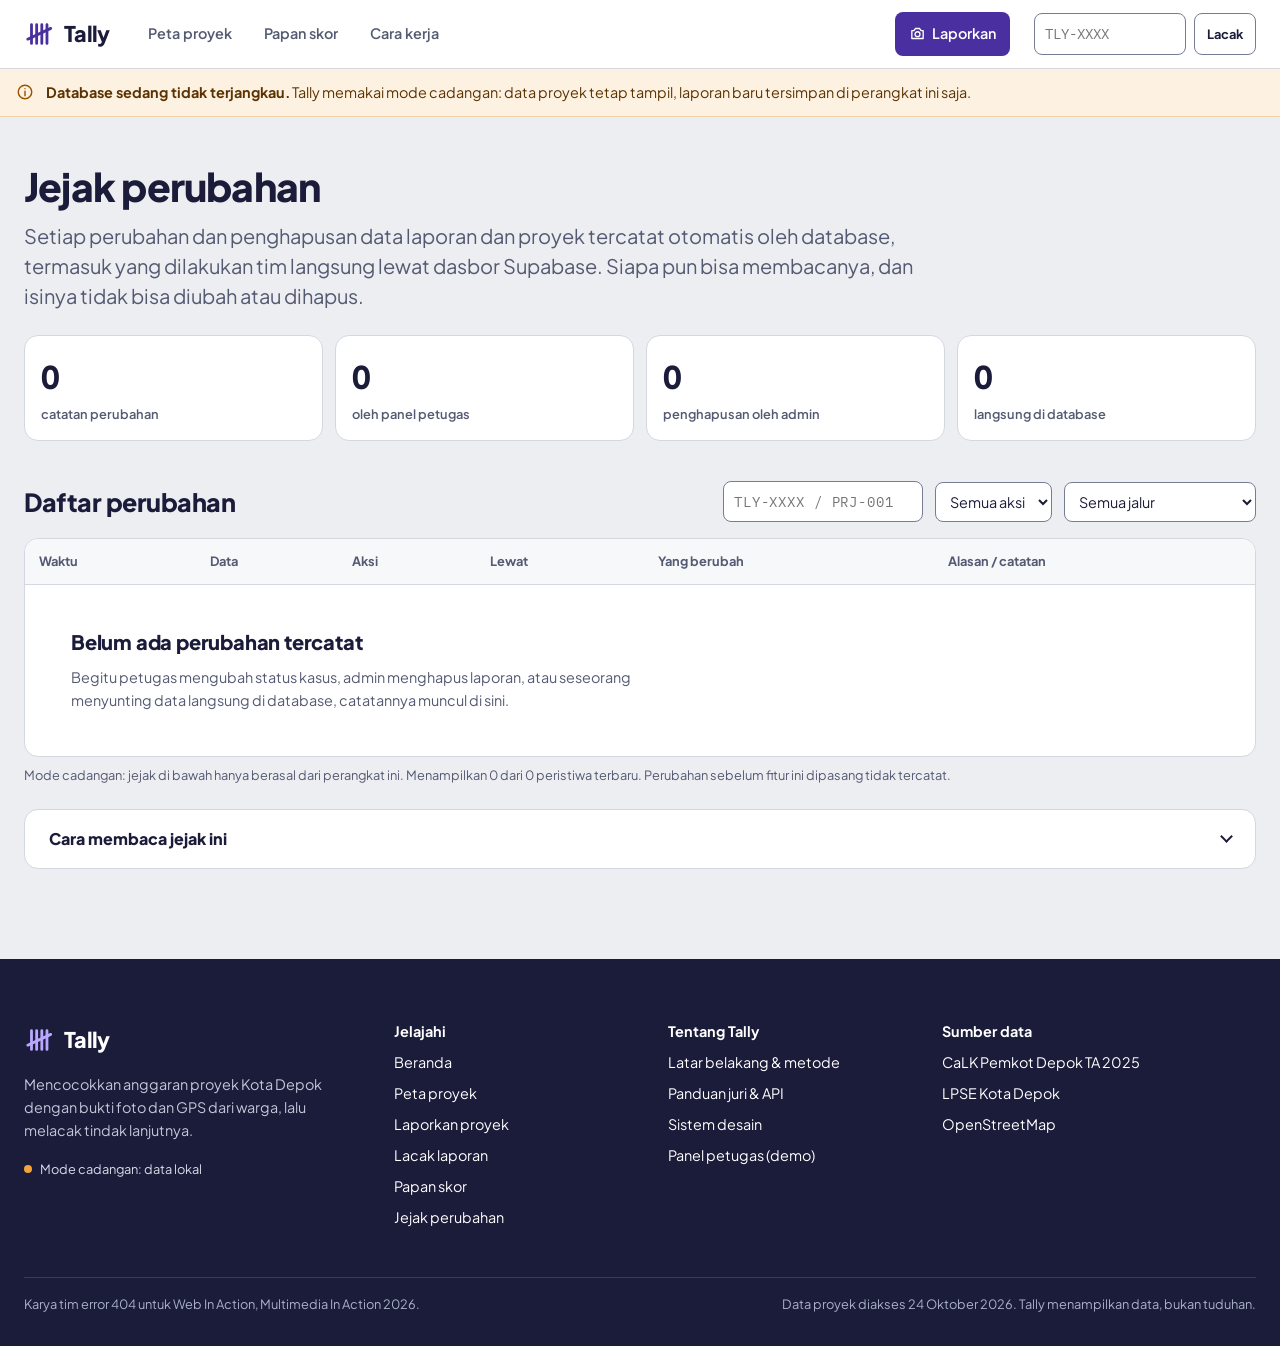
<file: jejak.html>
<!DOCTYPE html>
<html lang="id">
<head>
  <meta charset="UTF-8">
  <meta name="viewport" content="width=device-width, initial-scale=1">
  <title>Jejak perubahan · Tally</title>
  <meta name="description" content="Catatan publik setiap perubahan dan penghapusan data laporan dan proyek di Tally.">
  <meta name="theme-color" content="#1b1b3a">
  <meta property="og:title" content="Jejak perubahan · Tally">
  <meta property="og:description" content="Catatan publik setiap perubahan dan penghapusan data laporan dan proyek di Tally.">
  <meta property="og:type" content="website">
  <link rel="icon" href="assets/favicon.svg" type="image/svg+xml">
  <link rel="preload" href="assets/fonts/plus-jakarta-sans-latin-800-normal.woff2" as="font" type="font/woff2" crossorigin>
  <link rel="preload" href="assets/fonts/plus-jakarta-sans-latin-400-normal.woff2" as="font" type="font/woff2" crossorigin>
  <link rel="stylesheet" href="css/style.css">
</head>
<body data-halaman="jejak">
  <a class="lewati" href="#isi">Lewati ke konten</a>
  <header class="kepala">
    <div class="wadah kepala__baris">
      <a class="logo" href="index.html" aria-label="Tally, ke beranda"><svg viewBox="0 0 32 32" fill="none" stroke="currentColor" stroke-width="3" stroke-linecap="round" aria-hidden="true"><path d="M8 6v20M13.5 6v20M19 6v20M24.5 6v20"/><path d="M4 21.5 28.5 10"/></svg><span>Tally</span></a>
      <nav class="navigasi" aria-label="Utama">
        <a href="peta.html">Peta proyek</a>
        <a href="skor.html">Papan skor</a>
        <a href="index.html#cara-kerja">Cara kerja</a>
        <a class="navigasi__lapor" href="lapor.html"><svg aria-hidden="true"><use href="#i-kamera"></use></svg>Laporkan</a>
      </nav>
      <form class="lacak-cepat" action="lacak.html" role="search" aria-label="Lacak laporan">
        <label for="lacak-cepat-kode" class="sr">Kode lacak</label>
        <input id="lacak-cepat-kode" name="kode" placeholder="TLY-XXXX" autocomplete="off" spellcheck="false" maxlength="8">
        <button class="tombol tombol--garis tombol--kecil" type="submit">Lacak</button>
      </form>
    </div>
  </header>
  <main id="isi">
    <div class="wadah">
      <div class="halaman-kepala">
        <h1>Jejak perubahan</h1>
        <p class="pengantar">Setiap perubahan dan penghapusan data laporan dan proyek tercatat otomatis oleh database, termasuk yang dilakukan tim langsung lewat dasbor Supabase. Siapa pun bisa membacanya, dan isinya tidak bisa diubah atau dihapus.</p>
      </div>

      <div class="ringkas" id="ringkas-jejak" aria-live="polite">
        <div><b>…</b><span>catatan perubahan</span></div>
        <div><b>…</b><span>oleh panel petugas</span></div>
        <div><b>…</b><span>penghapusan oleh admin</span></div>
        <div><b>…</b><span>langsung di database</span></div>
      </div>

      <section style="margin-top:40px" aria-labelledby="judul-daftar-jejak">
        <div class="saring-tab">
          <h2 id="judul-daftar-jejak" style="font-size:var(--t-xl)">Daftar perubahan</h2>
          <form class="baris saring-jejak" id="saring-jejak" role="search" aria-label="Saring jejak">
            <label class="sr" for="cari-jejak">Cari kode laporan atau ID proyek</label>
            <input class="kotak kotak--kode" id="cari-jejak" type="search" placeholder="TLY-XXXX / PRJ-001" autocomplete="off" spellcheck="false">
            <label class="sr" for="saring-aksi">Jenis perubahan</label>
            <select class="kotak" id="saring-aksi">
              <option value="">Semua aksi</option>
              <option value="diubah">Diubah</option>
              <option value="dihapus">Dihapus</option>
              <option value="ditambah">Ditambah</option>
            </select>
            <label class="sr" for="saring-jalur">Lewat jalur</label>
            <select class="kotak" id="saring-jalur">
              <option value="">Semua jalur</option>
            </select>
          </form>
        </div>
        <div class="tabel-gulir">
          <table class="tabel tabel--jejak">
            <thead><tr><th scope="col">Waktu</th><th scope="col">Data</th><th scope="col">Aksi</th><th scope="col">Lewat</th><th scope="col">Yang berubah</th><th scope="col">Alasan / catatan</th></tr></thead>
            <tbody id="isi-jejak"><tr><td colspan="6"><div class="kerangka"></div></td></tr></tbody>
          </table>
        </div>
        <p class="bantuan" id="info-jejak" style="margin-top:8px"></p>
      </section>

      <details class="panel lipat" style="margin-top:24px">
        <summary>Cara membaca jejak ini</summary>
        <dl class="jalur-jejak" id="arti-jalur"></dl>
        <p style="font-size:var(--t-s)">Laporan baru dari warga tidak masuk daftar ini karena sudah tampil di halaman proyek dan bisa dilacak dengan kodenya. Yang dicatat di sini adalah apa pun yang terjadi <em>setelah</em> data masuk, plus data yang dimasukkan langsung ke database tanpa formulir.</p>
        <p class="pudar" style="font-size:var(--t-xs)">Batasnya kami tulis terbuka: pemilik database secara teknis masih bisa mematikan pencatat ini dengan sengaja. Langkah berikutnya adalah menyalin jejak ini setiap hari ke arsip publik di luar Tally, sehingga celah itu juga tertutup.</p>
      </details>
    </div>
  </main>
  <footer class="kaki">
    <div class="wadah">
      <div class="kaki__grid">
        <div>
          <a class="logo" href="index.html"><svg viewBox="0 0 32 32" fill="none" stroke="currentColor" stroke-width="3" stroke-linecap="round" aria-hidden="true"><path d="M8 6v20M13.5 6v20M19 6v20M24.5 6v20"/><path d="M4 21.5 28.5 10"/></svg><span>Tally</span></a>
          <p>Mencocokkan anggaran proyek Kota Depok dengan bukti foto dan GPS dari warga, lalu melacak tindak lanjutnya.</p>
          <span class="status-db">Memeriksa database…</span>
        </div>
        <nav aria-labelledby="kaki-jelajahi">
          <h2 id="kaki-jelajahi">Jelajahi</h2>
          <ul>
            <li><a href="index.html">Beranda</a></li>
            <li><a href="peta.html">Peta proyek</a></li>
            <li><a href="lapor.html">Laporkan proyek</a></li>
            <li><a href="lacak.html">Lacak laporan</a></li>
            <li><a href="skor.html">Papan skor</a></li>
            <li><a href="jejak.html">Jejak perubahan</a></li>
          </ul>
        </nav>
        <nav aria-labelledby="kaki-tentang">
          <h2 id="kaki-tentang">Tentang Tally</h2>
          <ul>
            <li><a href="tentang.html">Latar belakang &amp; metode</a></li>
            <li><a href="panduan.html">Panduan juri &amp; API</a></li>
            <li><a href="desain.html">Sistem desain</a></li>
            <li><a href="petugas.html">Panel petugas (demo)</a></li>
          </ul>
        </nav>
        <div>
          <h2>Sumber data</h2>
          <ul>
            <li><a href="https://ppid.depok.go.id/wp-content/uploads/2026/08/2.-CALK-2025.pdf" target="_blank" rel="noopener">CaLK Pemkot Depok TA 2025</a></li>
            <li><a href="https://spse.inaproc.id/depok" target="_blank" rel="noopener">LPSE Kota Depok</a></li>
            <li><a href="https://www.openstreetmap.org/copyright" target="_blank" rel="noopener">OpenStreetMap</a></li>
          </ul>
        </div>
      </div>
      <div class="kaki__bawah">
        <span>Karya tim error 404 untuk Web In Action, Multimedia In Action 2026.</span>
        <span>Data proyek diakses 24 Oktober 2026. Tally menampilkan data, bukan tuduhan.</span>
      </div>
    </div>
  </footer>
  <script src="js/config.js"></script>
  <script src="js/util.js"></script>
  <script src="js/data.js"></script>
  <script src="js/layout.js"></script>
  <script src="js/jejak.js"></script>
</body>
</html>
</file>
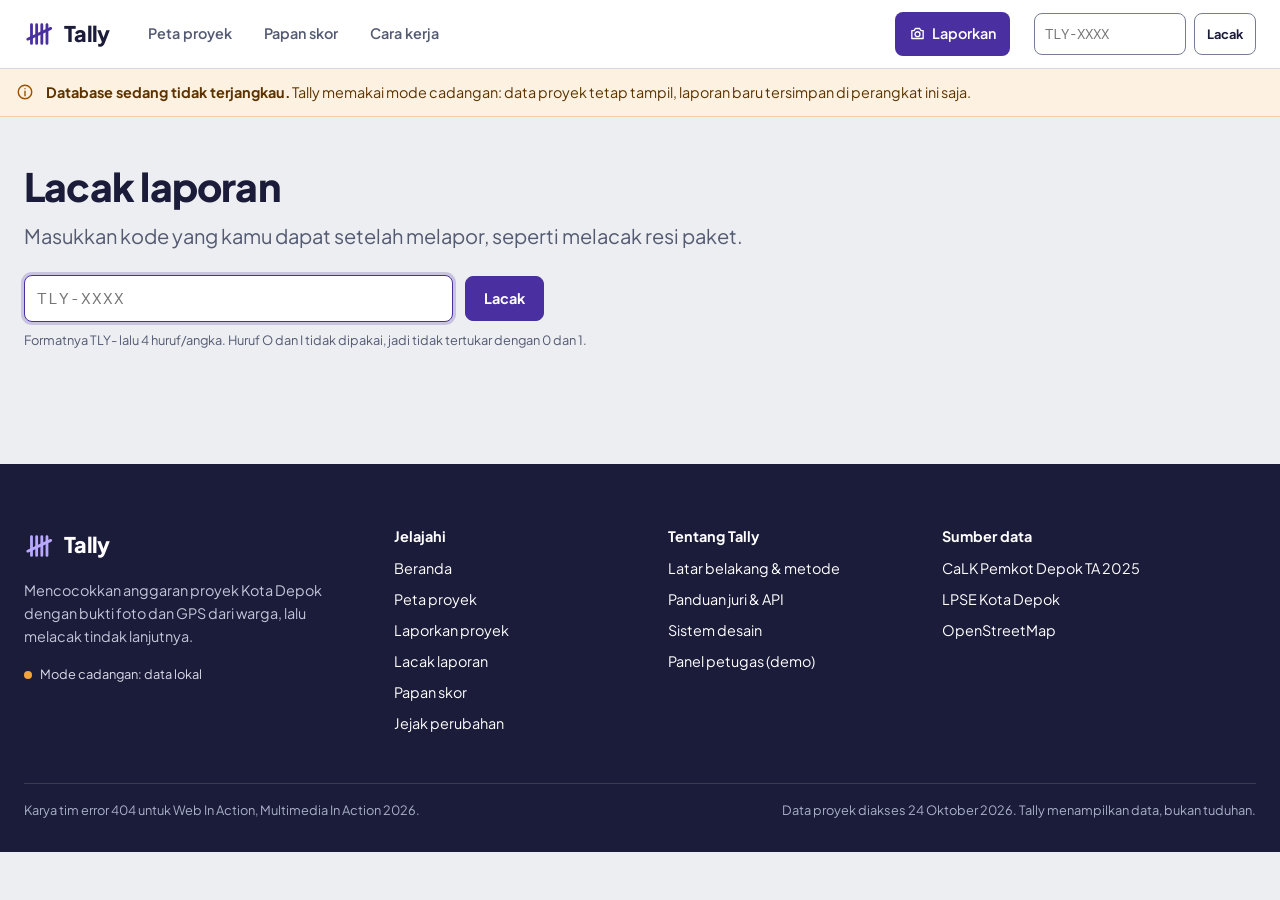
<file: lacak.html>
<!DOCTYPE html>
<html lang="id">
<head>
  <meta charset="UTF-8">
  <meta name="viewport" content="width=device-width, initial-scale=1">
  <title>Lacak laporan · Tally</title>
  <meta name="description" content="Pantau tindak lanjut laporanmu seperti melacak resi paket.">
  <meta name="theme-color" content="#1b1b3a">
  <meta property="og:title" content="Lacak laporan · Tally">
  <meta property="og:description" content="Pantau tindak lanjut laporanmu seperti melacak resi paket.">
  <meta property="og:type" content="website">
  <link rel="icon" href="assets/favicon.svg" type="image/svg+xml">
  <link rel="preload" href="assets/fonts/plus-jakarta-sans-latin-800-normal.woff2" as="font" type="font/woff2" crossorigin>
  <link rel="preload" href="assets/fonts/plus-jakarta-sans-latin-400-normal.woff2" as="font" type="font/woff2" crossorigin>
  <link rel="stylesheet" href="css/style.css">
</head>
<body data-halaman="lacak">
  <a class="lewati" href="#isi">Lewati ke konten</a>
  <header class="kepala">
    <div class="wadah kepala__baris">
      <a class="logo" href="index.html" aria-label="Tally, ke beranda"><svg viewBox="0 0 32 32" fill="none" stroke="currentColor" stroke-width="3" stroke-linecap="round" aria-hidden="true"><path d="M8 6v20M13.5 6v20M19 6v20M24.5 6v20"/><path d="M4 21.5 28.5 10"/></svg><span>Tally</span></a>
      <nav class="navigasi" aria-label="Utama">
        <a href="peta.html">Peta proyek</a>
        <a href="skor.html">Papan skor</a>
        <a href="index.html#cara-kerja">Cara kerja</a>
        <a class="navigasi__lapor" href="lapor.html"><svg aria-hidden="true"><use href="#i-kamera"></use></svg>Laporkan</a>
      </nav>
      <form class="lacak-cepat" action="lacak.html" role="search" aria-label="Lacak laporan">
        <label for="lacak-cepat-kode" class="sr">Kode lacak</label>
        <input id="lacak-cepat-kode" name="kode" placeholder="TLY-XXXX" autocomplete="off" spellcheck="false" maxlength="8">
        <button class="tombol tombol--garis tombol--kecil" type="submit">Lacak</button>
      </form>
    </div>
  </header>
  <main id="isi">
    <div class="wadah">
      <div class="halaman-kepala">
        <h1>Lacak laporan</h1>
        <p class="pengantar">Masukkan kode yang kamu dapat setelah melapor, seperti melacak resi paket.</p>
        <form id="form-lacak" class="baris" style="margin-top:24px;max-width:520px" role="search">
          <label for="kode" class="sr">Kode lacak</label>
          <input class="kotak kotak--kode" id="kode" name="kode" placeholder="TLY-XXXX" maxlength="8" autocomplete="off" spellcheck="false" style="flex:1;min-width:180px" aria-describedby="bantuan-kode">
          <button class="tombol" type="submit">Lacak</button>
        </form>
        <p class="bantuan" id="bantuan-kode" style="margin-top:8px">Formatnya TLY- lalu 4 huruf/angka. Huruf O dan I tidak dipakai, jadi tidak tertukar dengan 0 dan 1.</p>
      </div>
      <section id="hasil-lacak" aria-live="polite"></section>
    </div>
  </main>
  <footer class="kaki">
    <div class="wadah">
      <div class="kaki__grid">
        <div>
          <a class="logo" href="index.html"><svg viewBox="0 0 32 32" fill="none" stroke="currentColor" stroke-width="3" stroke-linecap="round" aria-hidden="true"><path d="M8 6v20M13.5 6v20M19 6v20M24.5 6v20"/><path d="M4 21.5 28.5 10"/></svg><span>Tally</span></a>
          <p>Mencocokkan anggaran proyek Kota Depok dengan bukti foto dan GPS dari warga, lalu melacak tindak lanjutnya.</p>
          <span class="status-db">Memeriksa database…</span>
        </div>
        <nav aria-labelledby="kaki-jelajahi">
          <h2 id="kaki-jelajahi">Jelajahi</h2>
          <ul>
            <li><a href="index.html">Beranda</a></li>
            <li><a href="peta.html">Peta proyek</a></li>
            <li><a href="lapor.html">Laporkan proyek</a></li>
            <li><a href="lacak.html">Lacak laporan</a></li>
            <li><a href="skor.html">Papan skor</a></li>
            <li><a href="jejak.html">Jejak perubahan</a></li>
          </ul>
        </nav>
        <nav aria-labelledby="kaki-tentang">
          <h2 id="kaki-tentang">Tentang Tally</h2>
          <ul>
            <li><a href="tentang.html">Latar belakang &amp; metode</a></li>
            <li><a href="panduan.html">Panduan juri &amp; API</a></li>
            <li><a href="desain.html">Sistem desain</a></li>
            <li><a href="petugas.html">Panel petugas (demo)</a></li>
          </ul>
        </nav>
        <div>
          <h2>Sumber data</h2>
          <ul>
            <li><a href="https://ppid.depok.go.id/wp-content/uploads/2026/08/2.-CALK-2025.pdf" target="_blank" rel="noopener">CaLK Pemkot Depok TA 2025</a></li>
            <li><a href="https://spse.inaproc.id/depok" target="_blank" rel="noopener">LPSE Kota Depok</a></li>
            <li><a href="https://www.openstreetmap.org/copyright" target="_blank" rel="noopener">OpenStreetMap</a></li>
          </ul>
        </div>
      </div>
      <div class="kaki__bawah">
        <span>Karya tim error 404 untuk Web In Action, Multimedia In Action 2026.</span>
        <span>Data proyek diakses 24 Oktober 2026. Tally menampilkan data, bukan tuduhan.</span>
      </div>
    </div>
  </footer>
  <script src="js/config.js"></script>
  <script src="js/util.js"></script>
  <script src="js/data.js"></script>
  <script src="js/layout.js"></script>
  <script src="js/lacak.js"></script>
</body>
</html>
</file>
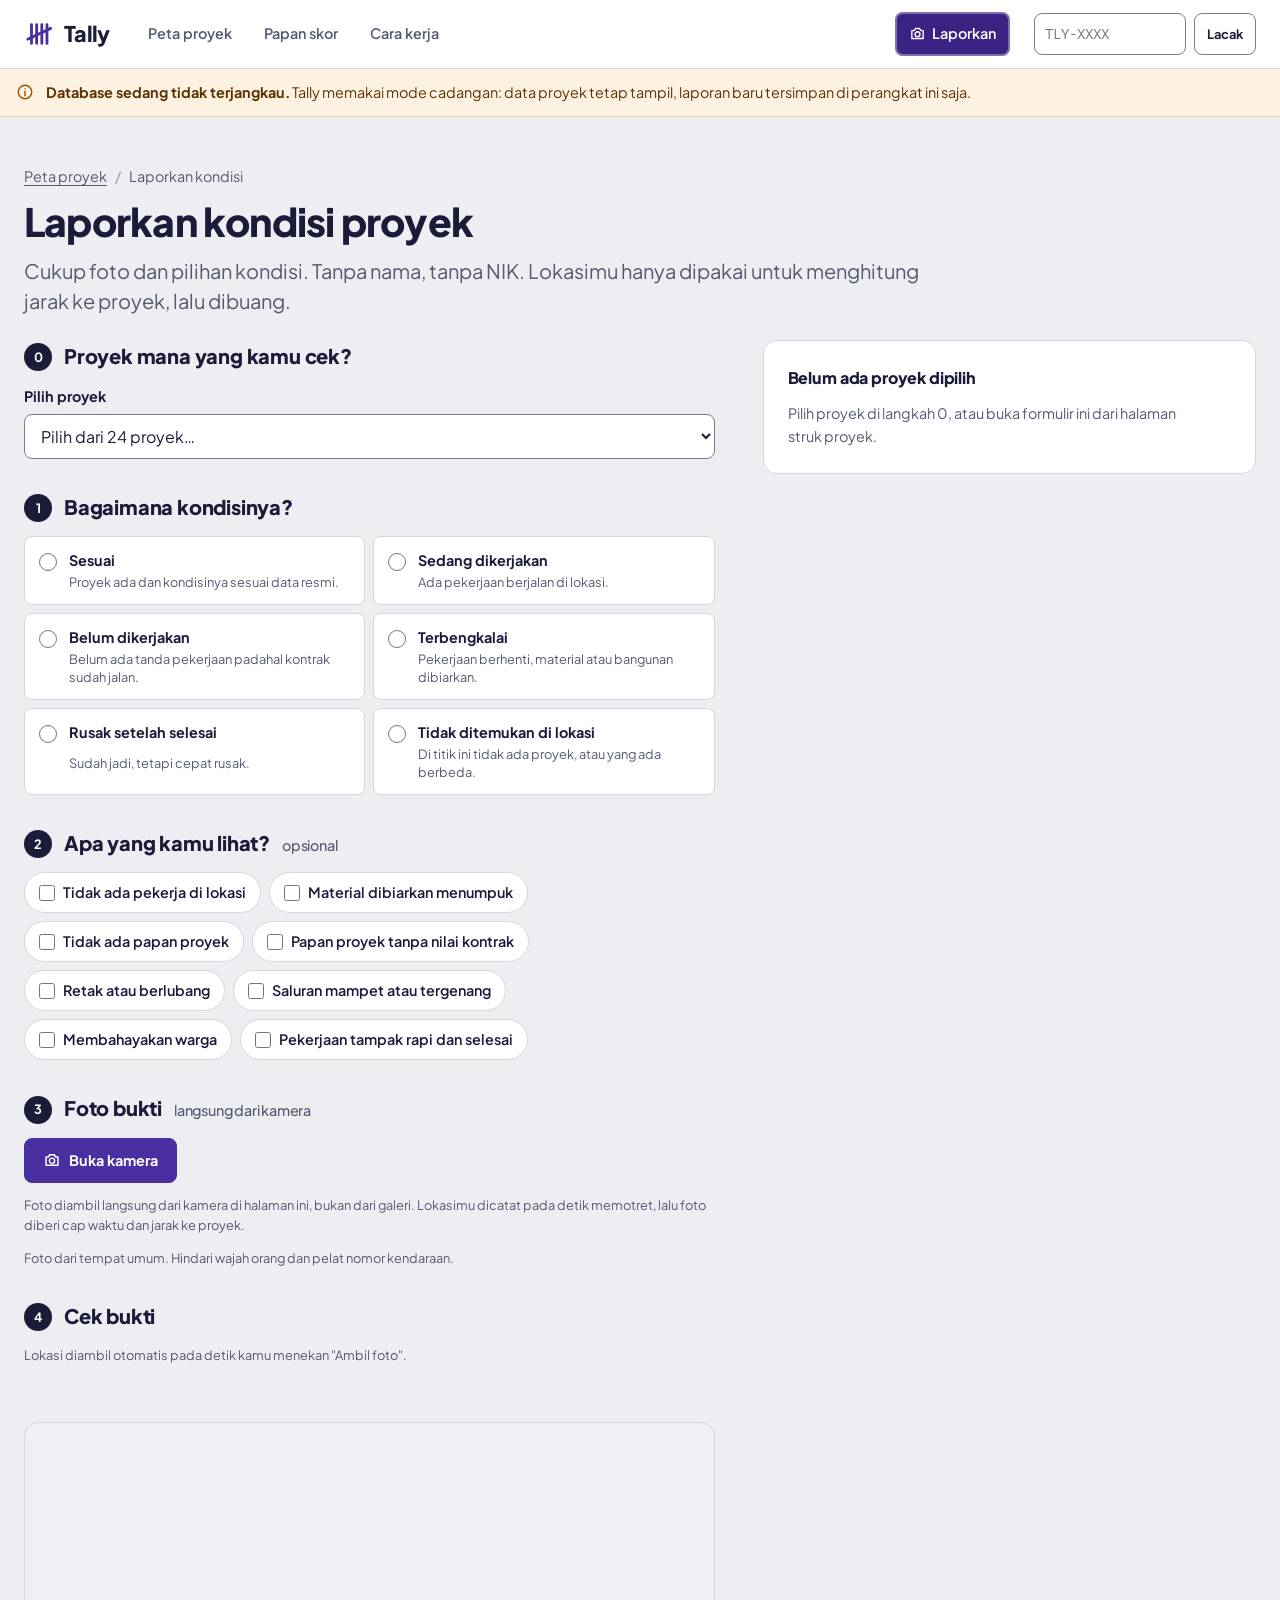
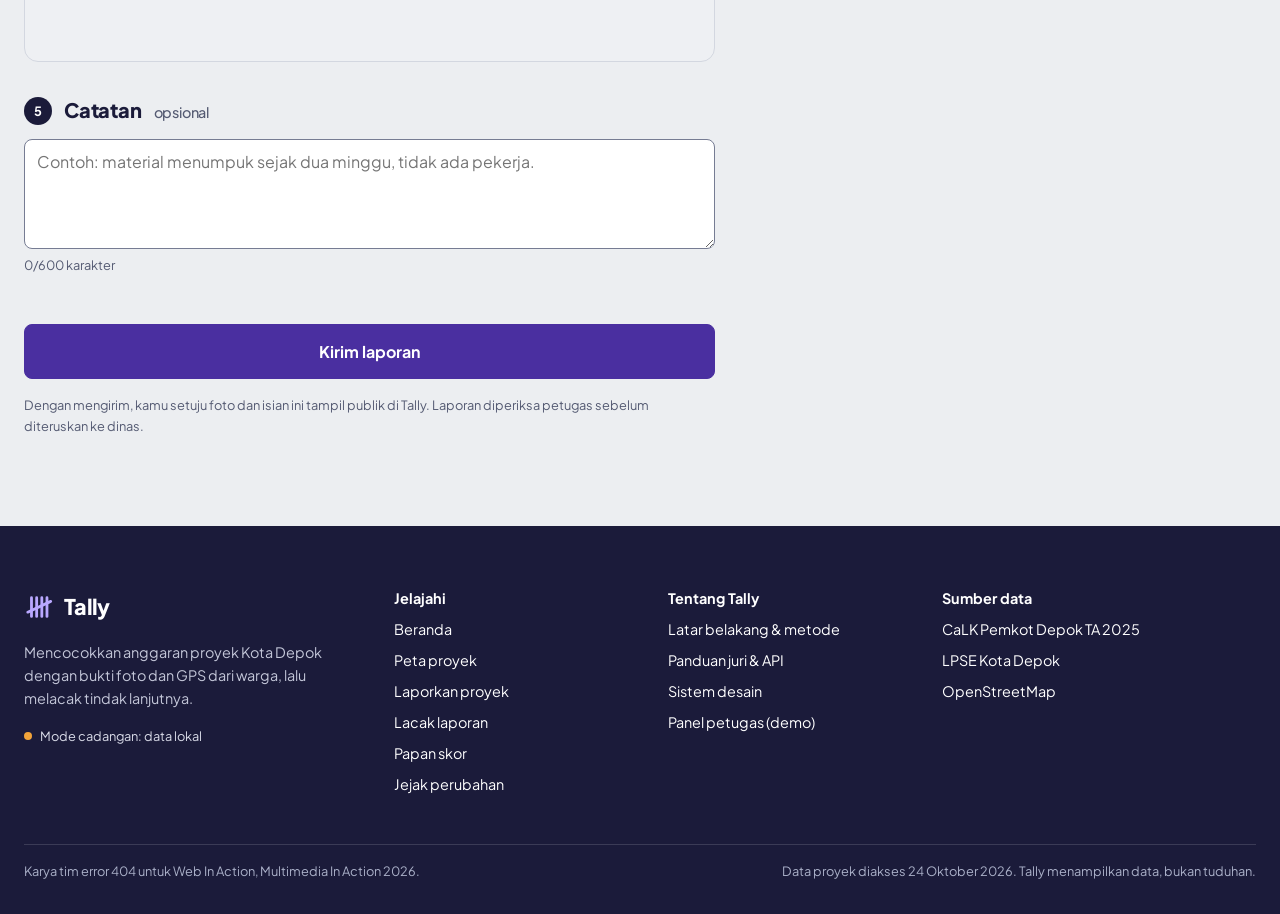
<file: lapor.html>
<!DOCTYPE html>
<html lang="id">
<head>
  <meta charset="UTF-8">
  <meta name="viewport" content="width=device-width, initial-scale=1">
  <title>Laporkan kondisi proyek · Tally</title>
  <meta name="description" content="Kirim foto dan lokasi kondisi proyek Pemkot Depok. Tanpa nama, tanpa NIK.">
  <meta name="theme-color" content="#1b1b3a">
  <meta property="og:title" content="Laporkan kondisi proyek · Tally">
  <meta property="og:description" content="Kirim foto dan lokasi kondisi proyek Pemkot Depok. Tanpa nama, tanpa NIK.">
  <meta property="og:type" content="website">
  <link rel="icon" href="assets/favicon.svg" type="image/svg+xml">
  <link rel="preload" href="assets/fonts/plus-jakarta-sans-latin-800-normal.woff2" as="font" type="font/woff2" crossorigin>
  <link rel="preload" href="assets/fonts/plus-jakarta-sans-latin-400-normal.woff2" as="font" type="font/woff2" crossorigin>
  <link rel="preconnect" href="https://tiles.openfreemap.org" crossorigin>
  <link rel="stylesheet" href="assets/vendor/maplibre/maplibre-gl.css">
  <link rel="stylesheet" href="css/style.css">
</head>
<body data-halaman="peta">
  <a class="lewati" href="#isi">Lewati ke konten</a>
  <header class="kepala">
    <div class="wadah kepala__baris">
      <a class="logo" href="index.html" aria-label="Tally, ke beranda"><svg viewBox="0 0 32 32" fill="none" stroke="currentColor" stroke-width="3" stroke-linecap="round" aria-hidden="true"><path d="M8 6v20M13.5 6v20M19 6v20M24.5 6v20"/><path d="M4 21.5 28.5 10"/></svg><span>Tally</span></a>
      <nav class="navigasi" aria-label="Utama">
        <a href="peta.html">Peta proyek</a>
        <a href="skor.html">Papan skor</a>
        <a href="index.html#cara-kerja">Cara kerja</a>
        <a class="navigasi__lapor" href="lapor.html" aria-current="page"><svg aria-hidden="true"><use href="#i-kamera"></use></svg>Laporkan</a>
      </nav>
      <form class="lacak-cepat" action="lacak.html" role="search" aria-label="Lacak laporan">
        <label for="lacak-cepat-kode" class="sr">Kode lacak</label>
        <input id="lacak-cepat-kode" name="kode" placeholder="TLY-XXXX" autocomplete="off" spellcheck="false" maxlength="8">
        <button class="tombol tombol--garis tombol--kecil" type="submit">Lacak</button>
      </form>
    </div>
  </header>
  <main id="isi">
    <div class="wadah">
      <div class="halaman-kepala">
        <nav class="remah" aria-label="Remah roti"><a href="peta.html">Peta proyek</a><span aria-hidden="true">/</span><span id="remah-proyek">Laporkan kondisi</span></nav>
        <h1>Laporkan kondisi proyek</h1>
        <p class="pengantar">Cukup foto dan pilihan kondisi. Tanpa nama, tanpa NIK. Lokasimu hanya dipakai untuk menghitung jarak ke proyek, lalu dibuang.</p>
      </div>

      <div id="banner-tim" class="sinyal sinyal--info" hidden style="margin-bottom:24px">
        <svg aria-hidden="true"><use href="#i-perisai"></use></svg>
        <span><b>Mode kunjungan tim aktif di perangkat ini.</b> Laporan dari sini ditandai sebagai kunjungan lapangan tim Tally.</span>
      </div>

      <div class="dua-kolom" id="area-lapor">
        <form id="form-lapor" novalidate>
          <fieldset class="langkah" id="langkah-proyek" hidden>
            <legend><b>0</b>Proyek mana yang kamu cek?</legend>
            <label class="isian"><span>Pilih proyek</span>
              <select class="kotak" id="pilih-proyek"><option value="">Pilih dari 24 proyek…</option></select>
            </label>
          </fieldset>

          <fieldset class="langkah">
            <legend><b>1</b>Bagaimana kondisinya?</legend>
            <div class="pilihan pilihan--dua" id="pilihan-kondisi"></div>
            <p class="galat" id="galat-kondisi" hidden></p>
          </fieldset>

          <fieldset class="langkah">
            <legend><b>2</b>Apa yang kamu lihat? <small>opsional</small></legend>
            <div class="centang" id="pilihan-temuan"></div>
          </fieldset>

          <fieldset class="langkah">
            <legend><b>3</b>Foto bukti <small>langsung dari kamera</small></legend>
            <div class="kamera" id="kamera">
              <div class="kamera__layar" id="kamera-layar" hidden>
                <video id="kamera-video" playsinline muted autoplay aria-label="Pratinjau kamera"></video>
                <span class="kamera__bidik" aria-hidden="true"></span>
                <p class="kamera__info" id="kamera-info" aria-live="polite">Mencari lokasi…</p>
              </div>
              <div class="baris">
                <button type="button" class="tombol" id="buka-kamera"><svg aria-hidden="true"><use href="#i-kamera"></use></svg>Buka kamera</button>
                <button type="button" class="tombol tombol--besar" id="jepret" hidden><svg aria-hidden="true"><use href="#i-kamera"></use></svg>Ambil foto</button>
                <button type="button" class="tombol tombol--garis" id="tutup-kamera" hidden>Batal</button>
              </div>
            </div>
            <div class="pratinjau" id="pratinjau" hidden>
              <img id="pratinjau-img" alt="Pratinjau foto bukti">
              <button type="button" class="tombol tombol--garis tombol--kecil" id="ganti-foto" style="background:#fff">Foto ulang</button>
            </div>
            <p class="bantuan">Foto diambil langsung dari kamera di halaman ini, bukan dari galeri. Lokasimu dicatat pada detik memotret, lalu foto diberi cap waktu dan jarak ke proyek.</p>
            <div id="cadangan-galeri" class="tumpuk" hidden>
              <p class="sinyal" id="alasan-galeri"><svg aria-hidden="true"><use href="#i-peringatan"></use></svg><span></span></p>
              <label class="unggah" id="zona-foto">
                <svg aria-hidden="true"><use href="#i-unggah"></use></svg>
                <b>Unggah foto dari galeri</b>
                <span class="bantuan">Laporan tetap masuk, tetapi tidak mendapat tanda terverifikasi.</span>
                <input type="file" id="foto" accept="image/*" aria-describedby="galat-foto">
              </label>
            </div>
            <p class="bantuan">Foto dari tempat umum. Hindari wajah orang dan pelat nomor kendaraan.</p>
            <p class="galat" id="galat-foto" hidden></p>
          </fieldset>

          <fieldset class="langkah">
            <legend><b>4</b>Cek bukti</legend>
            <div class="baris">
              <button type="button" class="tombol tombol--garis" id="ambil-lokasi" hidden><svg aria-hidden="true"><use href="#i-lokasi"></use></svg>Ambil lokasi saya</button>
              <span id="info-lokasi" class="bantuan" aria-live="polite">Lokasi diambil otomatis pada detik kamu menekan "Ambil foto".</span>
            </div>
            <ul class="syarat" id="syarat-bukti" aria-label="Syarat laporan terverifikasi"></ul>
            <p id="ringkas-syarat" class="bantuan" aria-live="polite"></p>
            <div class="peta-mini" id="peta-lapor" style="height:240px" role="region" aria-label="Peta jarak kamu ke proyek"></div>
          </fieldset>

          <fieldset class="langkah">
            <legend><b>5</b>Catatan <small>opsional</small></legend>
            <label class="isian"><span class="sr">Catatan</span>
              <textarea class="kotak" id="catatan" maxlength="600" placeholder="Contoh: material menumpuk sejak dua minggu, tidak ada pekerja."></textarea>
              <small><span id="hitung-catatan">0</span>/600 karakter</small>
            </label>
          </fieldset>

          <div style="margin-top:32px" class="tumpuk">
            <p class="galat" id="galat-kirim" hidden></p>
            <button class="tombol tombol--besar tombol--lebar" type="submit" id="tombol-kirim">Kirim laporan</button>
            <p class="bantuan">Dengan mengirim, kamu setuju foto dan isian ini tampil publik di Tally. Laporan diperiksa petugas sebelum diteruskan ke dinas.</p>
          </div>
        </form>

        <aside class="tumpuk" style="position:sticky;top:92px" aria-label="Proyek yang dilaporkan">
          <div class="panel" id="kartu-proyek"><div class="kerangka" style="height:120px"></div></div>
          <div class="panel" id="laporan-serupa" hidden></div>
        </aside>
      </div>

      <section id="hasil" hidden aria-live="polite"></section>
    </div>
  </main>
  <footer class="kaki">
    <div class="wadah">
      <div class="kaki__grid">
        <div>
          <a class="logo" href="index.html"><svg viewBox="0 0 32 32" fill="none" stroke="currentColor" stroke-width="3" stroke-linecap="round" aria-hidden="true"><path d="M8 6v20M13.5 6v20M19 6v20M24.5 6v20"/><path d="M4 21.5 28.5 10"/></svg><span>Tally</span></a>
          <p>Mencocokkan anggaran proyek Kota Depok dengan bukti foto dan GPS dari warga, lalu melacak tindak lanjutnya.</p>
          <span class="status-db">Memeriksa database…</span>
        </div>
        <nav aria-labelledby="kaki-jelajahi">
          <h2 id="kaki-jelajahi">Jelajahi</h2>
          <ul>
            <li><a href="index.html">Beranda</a></li>
            <li><a href="peta.html">Peta proyek</a></li>
            <li><a href="lapor.html">Laporkan proyek</a></li>
            <li><a href="lacak.html">Lacak laporan</a></li>
            <li><a href="skor.html">Papan skor</a></li>
            <li><a href="jejak.html">Jejak perubahan</a></li>
          </ul>
        </nav>
        <nav aria-labelledby="kaki-tentang">
          <h2 id="kaki-tentang">Tentang Tally</h2>
          <ul>
            <li><a href="tentang.html">Latar belakang &amp; metode</a></li>
            <li><a href="panduan.html">Panduan juri &amp; API</a></li>
            <li><a href="desain.html">Sistem desain</a></li>
            <li><a href="petugas.html">Panel petugas (demo)</a></li>
          </ul>
        </nav>
        <div>
          <h2>Sumber data</h2>
          <ul>
            <li><a href="https://ppid.depok.go.id/wp-content/uploads/2026/08/2.-CALK-2025.pdf" target="_blank" rel="noopener">CaLK Pemkot Depok TA 2025</a></li>
            <li><a href="https://spse.inaproc.id/depok" target="_blank" rel="noopener">LPSE Kota Depok</a></li>
            <li><a href="https://www.openstreetmap.org/copyright" target="_blank" rel="noopener">OpenStreetMap</a></li>
          </ul>
        </div>
      </div>
      <div class="kaki__bawah">
        <span>Karya tim error 404 untuk Web In Action, Multimedia In Action 2026.</span>
        <span>Data proyek diakses 24 Oktober 2026. Tally menampilkan data, bukan tuduhan.</span>
      </div>
    </div>
  </footer>
  <script src="js/config.js"></script>
  <script src="js/util.js"></script>
  <script src="js/data.js"></script>
  <script src="js/layout.js"></script>
  <script src="assets/vendor/maplibre/maplibre-gl.js"></script>
  <script src="js/peta-dasar.js"></script>
  <script src="js/lapor.js"></script>
</body>
</html>
</file>
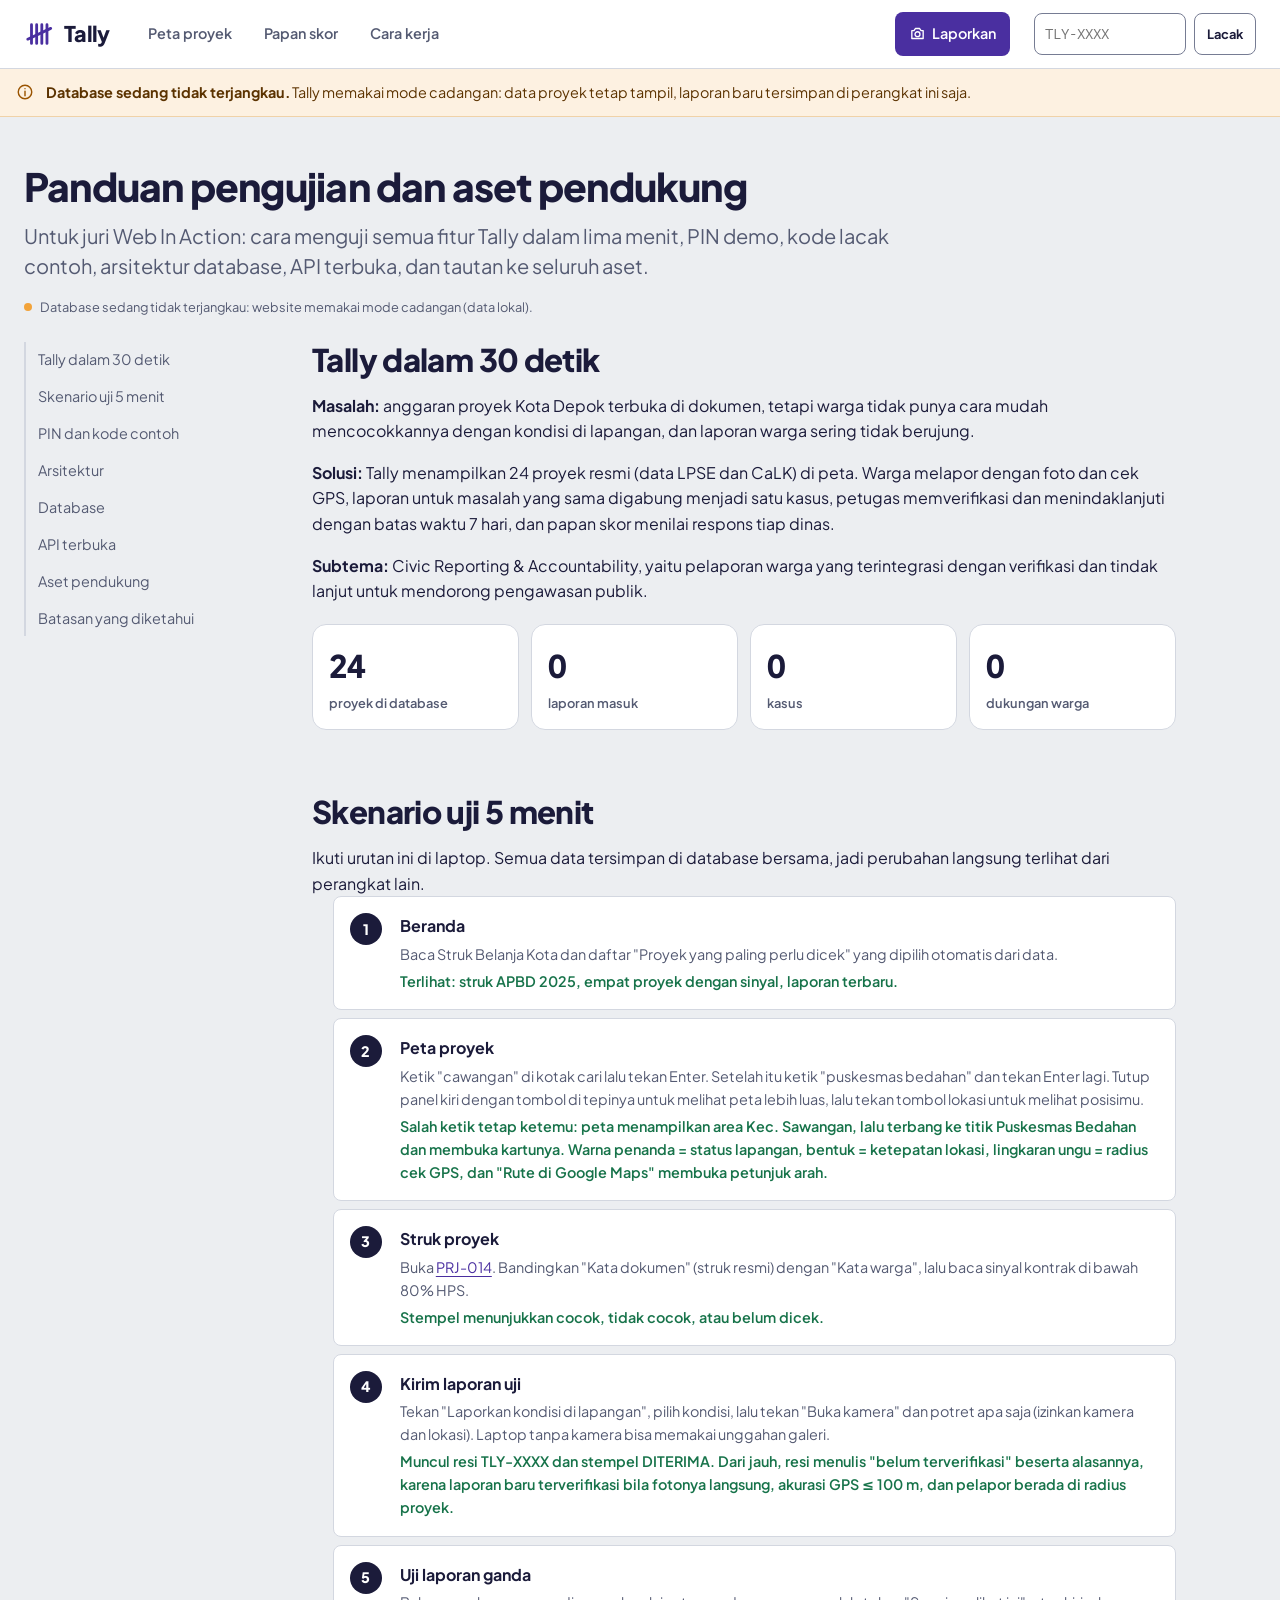
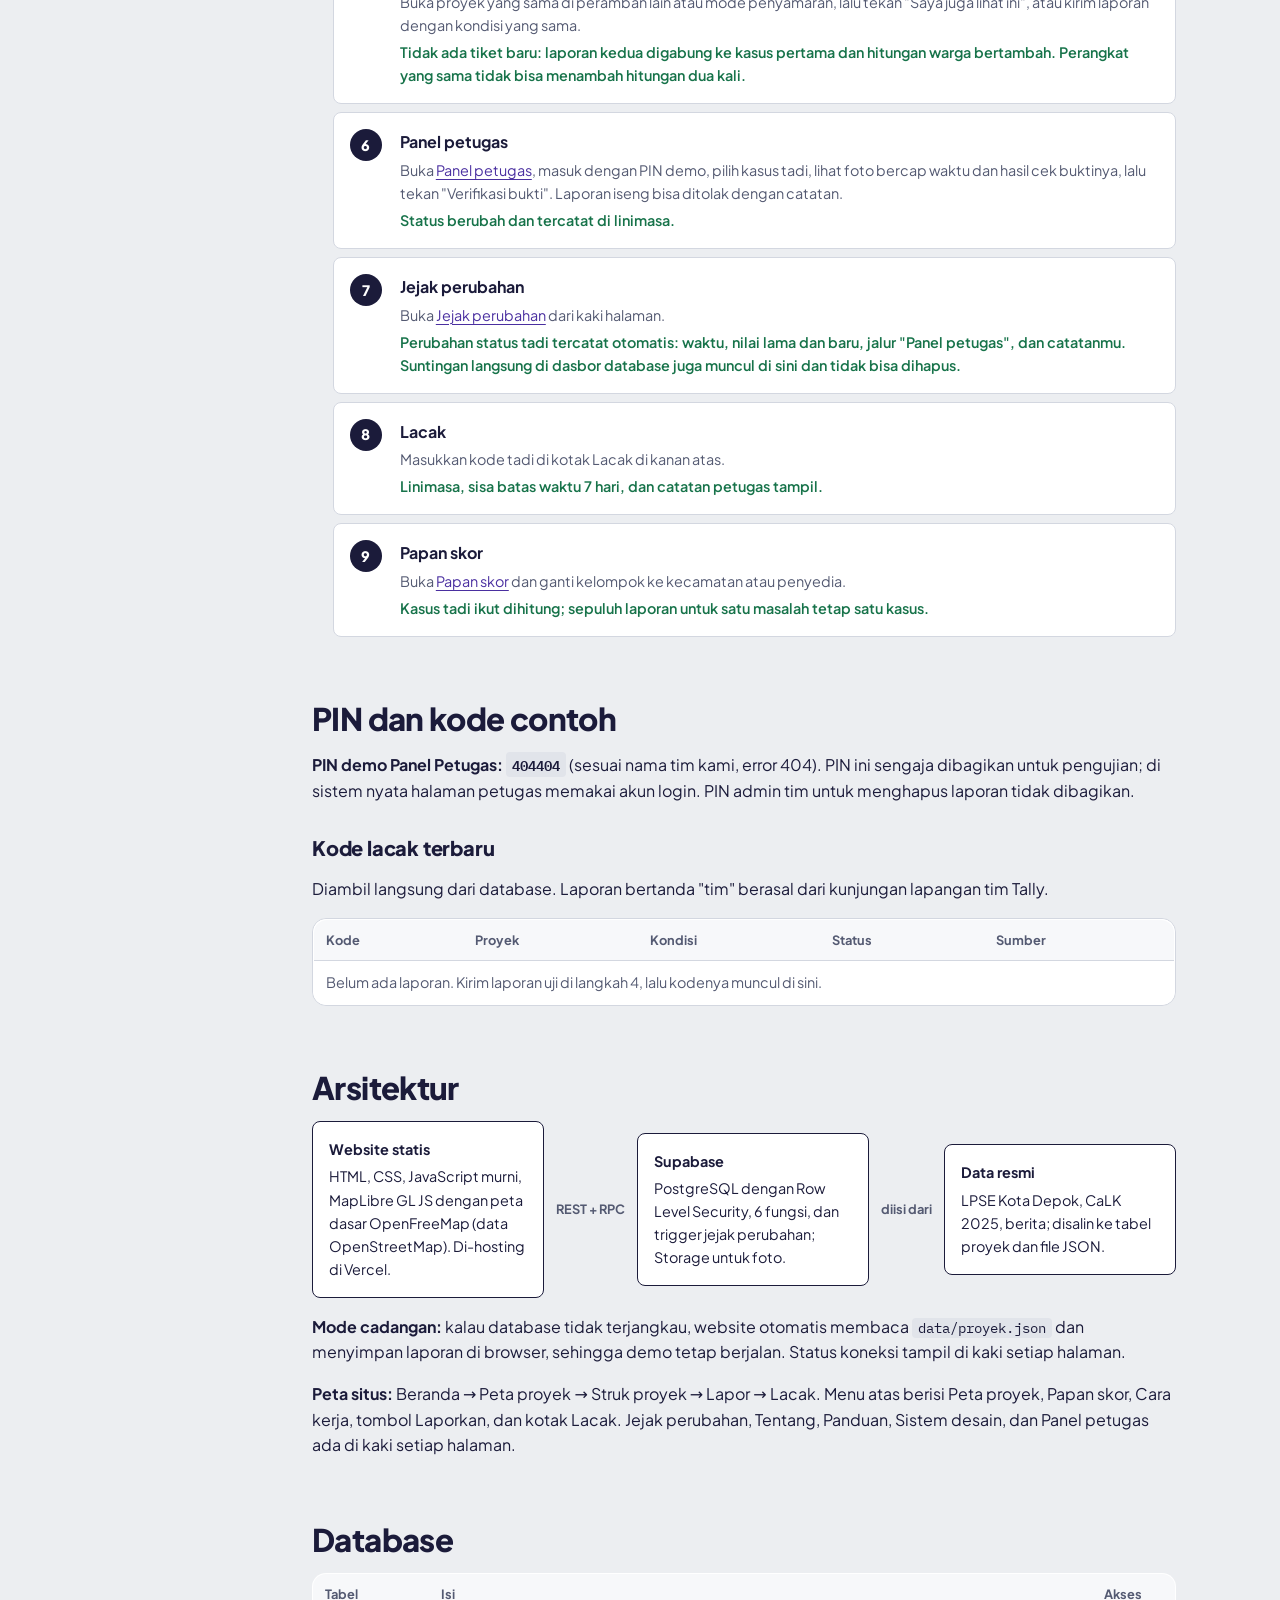
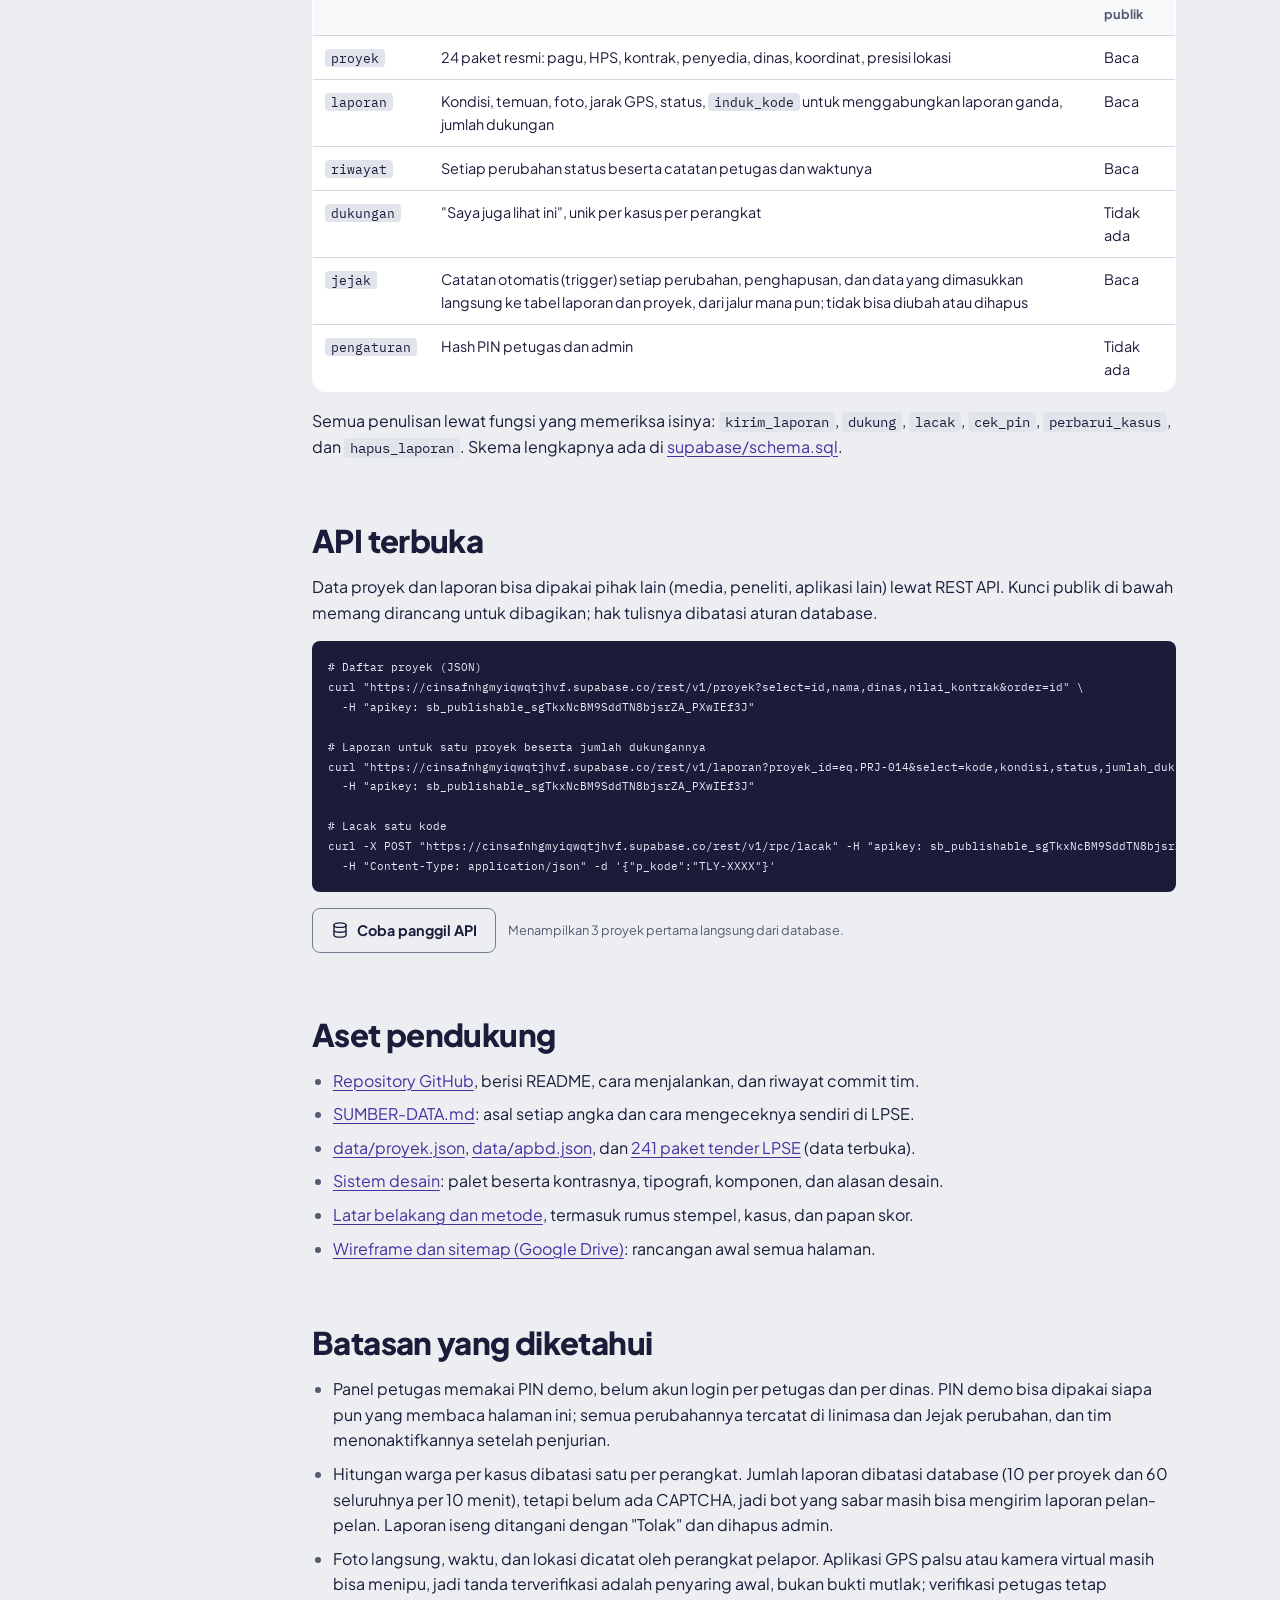
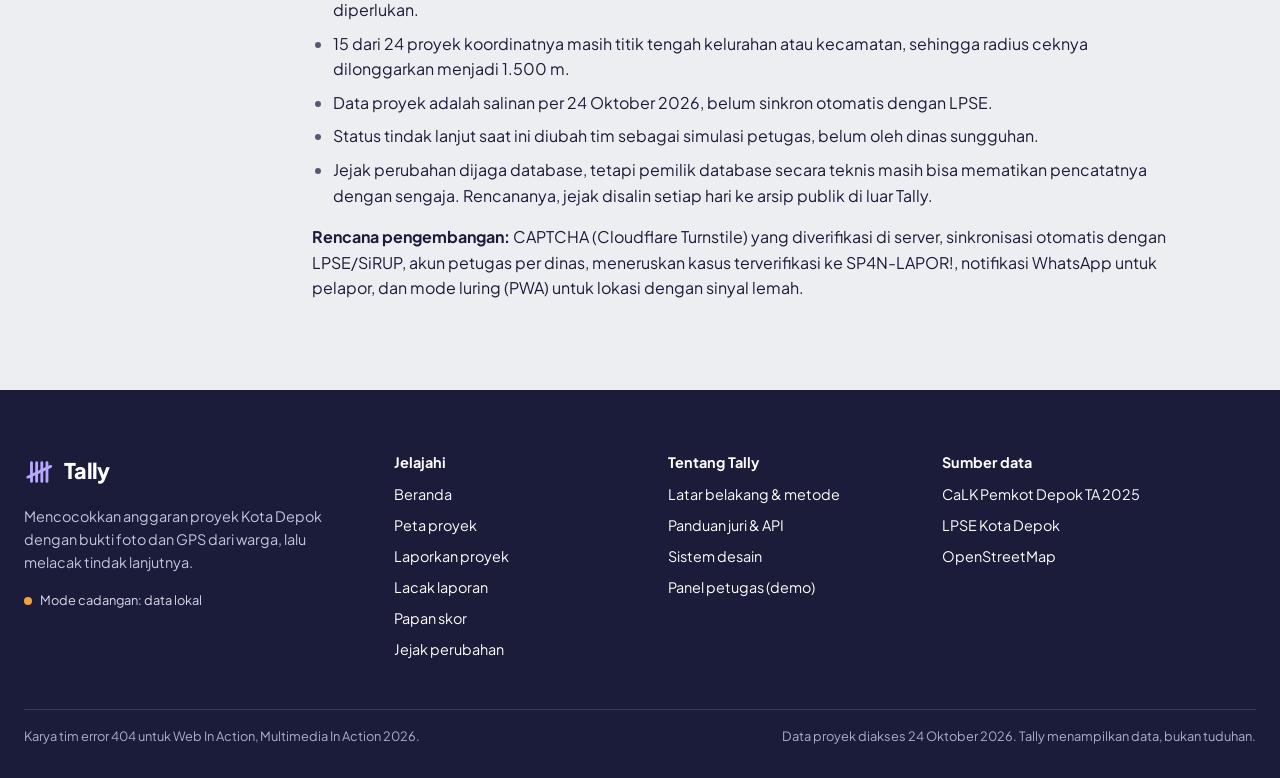
<file: panduan.html>
<!DOCTYPE html>
<html lang="id">
<head>
  <meta charset="UTF-8">
  <meta name="viewport" content="width=device-width, initial-scale=1">
  <title>Panduan pengujian & aset · Tally</title>
  <meta name="description" content="Panduan juri menguji Tally dalam 5 menit, PIN demo, dokumentasi database dan API terbuka.">
  <meta name="theme-color" content="#1b1b3a">
  <meta property="og:title" content="Panduan pengujian & aset · Tally">
  <meta property="og:description" content="Panduan juri menguji Tally dalam 5 menit, PIN demo, dokumentasi database dan API terbuka.">
  <meta property="og:type" content="website">
  <link rel="icon" href="assets/favicon.svg" type="image/svg+xml">
  <link rel="preload" href="assets/fonts/plus-jakarta-sans-latin-800-normal.woff2" as="font" type="font/woff2" crossorigin>
  <link rel="preload" href="assets/fonts/plus-jakarta-sans-latin-400-normal.woff2" as="font" type="font/woff2" crossorigin>
  <link rel="stylesheet" href="css/style.css">
</head>
<body data-halaman="panduan">
  <a class="lewati" href="#isi">Lewati ke konten</a>
  <header class="kepala">
    <div class="wadah kepala__baris">
      <a class="logo" href="index.html" aria-label="Tally, ke beranda"><svg viewBox="0 0 32 32" fill="none" stroke="currentColor" stroke-width="3" stroke-linecap="round" aria-hidden="true"><path d="M8 6v20M13.5 6v20M19 6v20M24.5 6v20"/><path d="M4 21.5 28.5 10"/></svg><span>Tally</span></a>
      <nav class="navigasi" aria-label="Utama">
        <a href="peta.html">Peta proyek</a>
        <a href="skor.html">Papan skor</a>
        <a href="index.html#cara-kerja">Cara kerja</a>
        <a class="navigasi__lapor" href="lapor.html"><svg aria-hidden="true"><use href="#i-kamera"></use></svg>Laporkan</a>
      </nav>
      <form class="lacak-cepat" action="lacak.html" role="search" aria-label="Lacak laporan">
        <label for="lacak-cepat-kode" class="sr">Kode lacak</label>
        <input id="lacak-cepat-kode" name="kode" placeholder="TLY-XXXX" autocomplete="off" spellcheck="false" maxlength="8">
        <button class="tombol tombol--garis tombol--kecil" type="submit">Lacak</button>
      </form>
    </div>
  </header>
  <main id="isi">
    <div class="wadah">
      <div class="halaman-kepala">
        <h1>Panduan pengujian dan aset pendukung</h1>
        <p class="pengantar">Untuk juri Web In Action: cara menguji semua fitur Tally dalam lima menit, PIN demo, kode lacak contoh, arsitektur database, API terbuka, dan tautan ke seluruh aset.</p>
        <p class="status-db" style="color:var(--tinta-pudar);margin-top:16px" id="status-panduan">Memeriksa database…</p>
      </div>

      <div class="dokumen">
        <nav class="daftar-isi" aria-label="Daftar isi">
          <ol>
            <li><a href="#ringkas">Tally dalam 30 detik</a></li>
            <li><a href="#skenario">Skenario uji 5 menit</a></li>
            <li><a href="#pin">PIN dan kode contoh</a></li>
            <li><a href="#arsitektur">Arsitektur</a></li>
            <li><a href="#database">Database</a></li>
            <li><a href="#api">API terbuka</a></li>
            <li><a href="#aset">Aset pendukung</a></li>
            <li><a href="#batasan">Batasan yang diketahui</a></li>
          </ol>
        </nav>

        <article class="prosa">
          <h2 id="ringkas">Tally dalam 30 detik</h2>
          <p><b>Masalah:</b> anggaran proyek Kota Depok terbuka di dokumen, tetapi warga tidak punya cara mudah mencocokkannya dengan kondisi di lapangan, dan laporan warga sering tidak berujung.</p>
          <p><b>Solusi:</b> Tally menampilkan 24 proyek resmi (data LPSE dan CaLK) di peta. Warga melapor dengan foto dan cek GPS, laporan untuk masalah yang sama digabung menjadi satu kasus, petugas memverifikasi dan menindaklanjuti dengan batas waktu 7 hari, dan papan skor menilai respons tiap dinas.</p>
          <p><b>Subtema:</b> Civic Reporting &amp; Accountability, yaitu pelaporan warga yang terintegrasi dengan verifikasi dan tindak lanjut untuk mendorong pengawasan publik.</p>
          <div class="ringkas" id="angka-langsung" style="margin-top:20px">
            <div><b>…</b><span>proyek di database</span></div>
            <div><b>…</b><span>laporan masuk</span></div>
            <div><b>…</b><span>kasus</span></div>
            <div><b>…</b><span>dukungan warga</span></div>
          </div>

          <h2 id="skenario">Skenario uji 5 menit</h2>
          <p>Ikuti urutan ini di laptop. Semua data tersimpan di database bersama, jadi perubahan langsung terlihat dari perangkat lain.</p>
          <ol class="langkah-uji">
            <li><b>Beranda</b><p>Baca Struk Belanja Kota dan daftar "Proyek yang paling perlu dicek" yang dipilih otomatis dari data.</p><span class="harapan">Terlihat: struk APBD 2025, empat proyek dengan sinyal, laporan terbaru.</span></li>
            <li><b>Peta proyek</b><p>Ketik "cawangan" di kotak cari lalu tekan Enter. Setelah itu ketik "puskesmas bedahan" dan tekan Enter lagi. Tutup panel kiri dengan tombol di tepinya untuk melihat peta lebih luas, lalu tekan tombol lokasi untuk melihat posisimu.</p><span class="harapan">Salah ketik tetap ketemu: peta menampilkan area Kec. Sawangan, lalu terbang ke titik Puskesmas Bedahan dan membuka kartunya. Warna penanda = status lapangan, bentuk = ketepatan lokasi, lingkaran ungu = radius cek GPS, dan "Rute di Google Maps" membuka petunjuk arah.</span></li>
            <li><b>Struk proyek</b><p>Buka <a href="detail.html?id=PRJ-014">PRJ-014</a>. Bandingkan "Kata dokumen" (struk resmi) dengan "Kata warga", lalu baca sinyal kontrak di bawah 80% HPS.</p><span class="harapan">Stempel menunjukkan cocok, tidak cocok, atau belum dicek.</span></li>
            <li><b>Kirim laporan uji</b><p>Tekan "Laporkan kondisi di lapangan", pilih kondisi, lalu tekan "Buka kamera" dan potret apa saja (izinkan kamera dan lokasi). Laptop tanpa kamera bisa memakai unggahan galeri.</p><span class="harapan">Muncul resi TLY-XXXX dan stempel DITERIMA. Dari jauh, resi menulis "belum terverifikasi" beserta alasannya, karena laporan baru terverifikasi bila fotonya langsung, akurasi GPS ≤ 100 m, dan pelapor berada di radius proyek.</span></li>
            <li><b>Uji laporan ganda</b><p>Buka proyek yang sama di peramban lain atau mode penyamaran, lalu tekan "Saya juga lihat ini", atau kirim laporan dengan kondisi yang sama.</p><span class="harapan">Tidak ada tiket baru: laporan kedua digabung ke kasus pertama dan hitungan warga bertambah. Perangkat yang sama tidak bisa menambah hitungan dua kali.</span></li>
            <li><b>Panel petugas</b><p>Buka <a href="petugas.html">Panel petugas</a>, masuk dengan PIN demo, pilih kasus tadi, lihat foto bercap waktu dan hasil cek buktinya, lalu tekan "Verifikasi bukti". Laporan iseng bisa ditolak dengan catatan.</p><span class="harapan">Status berubah dan tercatat di linimasa.</span></li>
            <li><b>Jejak perubahan</b><p>Buka <a href="jejak.html">Jejak perubahan</a> dari kaki halaman.</p><span class="harapan">Perubahan status tadi tercatat otomatis: waktu, nilai lama dan baru, jalur "Panel petugas", dan catatanmu. Suntingan langsung di dasbor database juga muncul di sini dan tidak bisa dihapus.</span></li>
            <li><b>Lacak</b><p>Masukkan kode tadi di kotak Lacak di kanan atas.</p><span class="harapan">Linimasa, sisa batas waktu 7 hari, dan catatan petugas tampil.</span></li>
            <li><b>Papan skor</b><p>Buka <a href="skor.html">Papan skor</a> dan ganti kelompok ke kecamatan atau penyedia.</p><span class="harapan">Kasus tadi ikut dihitung; sepuluh laporan untuk satu masalah tetap satu kasus.</span></li>
          </ol>

          <h2 id="pin">PIN dan kode contoh</h2>
          <p><b>PIN demo Panel Petugas: <code id="pin-demo">404404</code></b> (sesuai nama tim kami, error 404). PIN ini sengaja dibagikan untuk pengujian; di sistem nyata halaman petugas memakai akun login. PIN admin tim untuk menghapus laporan tidak dibagikan.</p>
          <h3 id="kode-contoh">Kode lacak terbaru</h3>
          <p>Diambil langsung dari database. Laporan bertanda "tim" berasal dari kunjungan lapangan tim Tally.</p>
          <div class="tabel-gulir"><table class="tabel"><thead><tr><th scope="col">Kode</th><th scope="col">Proyek</th><th scope="col">Kondisi</th><th scope="col">Status</th><th scope="col">Sumber</th></tr></thead><tbody id="kode-terbaru"><tr><td colspan="5"><div class="kerangka"></div></td></tr></tbody></table></div>

          <h2 id="arsitektur">Arsitektur</h2>
          <div class="arsitektur" aria-label="Diagram arsitektur">
            <div><b>Website statis</b>HTML, CSS, JavaScript murni, MapLibre GL JS dengan peta dasar OpenFreeMap (data OpenStreetMap). Di-hosting di Vercel.</div>
            <span aria-hidden="true">REST + RPC</span>
            <div><b>Supabase</b>PostgreSQL dengan Row Level Security, 6 fungsi, dan trigger jejak perubahan; Storage untuk foto.</div>
            <span aria-hidden="true">diisi dari</span>
            <div><b>Data resmi</b>LPSE Kota Depok, CaLK 2025, berita; disalin ke tabel proyek dan file JSON.</div>
          </div>
          <p><b>Mode cadangan:</b> kalau database tidak terjangkau, website otomatis membaca <code>data/proyek.json</code> dan menyimpan laporan di browser, sehingga demo tetap berjalan. Status koneksi tampil di kaki setiap halaman.</p>
          <p><b>Peta situs:</b> Beranda → Peta proyek → Struk proyek → Lapor → Lacak. Menu atas berisi Peta proyek, Papan skor, Cara kerja, tombol Laporkan, dan kotak Lacak. Jejak perubahan, Tentang, Panduan, Sistem desain, dan Panel petugas ada di kaki setiap halaman.</p>

          <h2 id="database">Database</h2>
          <table>
            <thead><tr><th scope="col">Tabel</th><th scope="col">Isi</th><th scope="col">Akses publik</th></tr></thead>
            <tbody>
              <tr><td><code>proyek</code></td><td>24 paket resmi: pagu, HPS, kontrak, penyedia, dinas, koordinat, presisi lokasi</td><td>Baca</td></tr>
              <tr><td><code>laporan</code></td><td>Kondisi, temuan, foto, jarak GPS, status, <code>induk_kode</code> untuk menggabungkan laporan ganda, jumlah dukungan</td><td>Baca</td></tr>
              <tr><td><code>riwayat</code></td><td>Setiap perubahan status beserta catatan petugas dan waktunya</td><td>Baca</td></tr>
              <tr><td><code>dukungan</code></td><td>"Saya juga lihat ini", unik per kasus per perangkat</td><td>Tidak ada</td></tr>
              <tr><td><code>jejak</code></td><td>Catatan otomatis (trigger) setiap perubahan, penghapusan, dan data yang dimasukkan langsung ke tabel laporan dan proyek, dari jalur mana pun; tidak bisa diubah atau dihapus</td><td>Baca</td></tr>
              <tr><td><code>pengaturan</code></td><td>Hash PIN petugas dan admin</td><td>Tidak ada</td></tr>
            </tbody>
          </table>
          <p>Semua penulisan lewat fungsi yang memeriksa isinya: <code>kirim_laporan</code>, <code>dukung</code>, <code>lacak</code>, <code>cek_pin</code>, <code>perbarui_kasus</code>, dan <code>hapus_laporan</code>. Skema lengkapnya ada di <a href="https://github.com/dimazazriel/Tally/blob/main/supabase/schema.sql" target="_blank" rel="noopener">supabase/schema.sql</a>.</p>

          <h2 id="api">API terbuka</h2>
          <p>Data proyek dan laporan bisa dipakai pihak lain (media, peneliti, aplikasi lain) lewat REST API. Kunci publik di bawah memang dirancang untuk dibagikan; hak tulisnya dibatasi aturan database.</p>
          <pre class="kode"><code id="contoh-api">Memuat…</code></pre>
          <div class="baris">
            <button class="tombol tombol--garis" type="button" id="coba-api"><svg aria-hidden="true"><use href="#i-database"></use></svg>Coba panggil API</button>
            <span class="bantuan">Menampilkan 3 proyek pertama langsung dari database.</span>
          </div>
          <pre class="kode" id="hasil-api" hidden></pre>

          <h2 id="aset">Aset pendukung</h2>
          <ul id="daftar-aset">
            <li><a href="https://github.com/dimazazriel/Tally" target="_blank" rel="noopener">Repository GitHub</a>, berisi README, cara menjalankan, dan riwayat commit tim.</li>
            <li><a href="https://github.com/dimazazriel/Tally/blob/main/data/SUMBER-DATA.md" target="_blank" rel="noopener">SUMBER-DATA.md</a>: asal setiap angka dan cara mengeceknya sendiri di LPSE.</li>
            <li><a href="data/proyek.json">data/proyek.json</a>, <a href="data/apbd.json">data/apbd.json</a>, dan <a href="data/lpse-depok-tender-2025-2026.json">241 paket tender LPSE</a> (data terbuka).</li>
            <li><a href="desain.html">Sistem desain</a>: palet beserta kontrasnya, tipografi, komponen, dan alasan desain.</li>
            <li><a href="tentang.html">Latar belakang dan metode</a>, termasuk rumus stempel, kasus, dan papan skor.</li>
          </ul>

          <h2 id="batasan">Batasan yang diketahui</h2>
          <ul>
            <li>Panel petugas memakai PIN demo, belum akun login per petugas dan per dinas. PIN demo bisa dipakai siapa pun yang membaca halaman ini; semua perubahannya tercatat di linimasa dan Jejak perubahan, dan tim menonaktifkannya setelah penjurian.</li>
            <li>Hitungan warga per kasus dibatasi satu per perangkat. Jumlah laporan dibatasi database (10 per proyek dan 60 seluruhnya per 10 menit), tetapi belum ada CAPTCHA, jadi bot yang sabar masih bisa mengirim laporan pelan-pelan. Laporan iseng ditangani dengan "Tolak" dan dihapus admin.</li>
            <li>Foto langsung, waktu, dan lokasi dicatat oleh perangkat pelapor. Aplikasi GPS palsu atau kamera virtual masih bisa menipu, jadi tanda terverifikasi adalah penyaring awal, bukan bukti mutlak; verifikasi petugas tetap diperlukan.</li>
            <li>15 dari 24 proyek koordinatnya masih titik tengah kelurahan atau kecamatan, sehingga radius ceknya dilonggarkan menjadi 1.500 m.</li>
            <li>Data proyek adalah salinan per 24 Oktober 2026, belum sinkron otomatis dengan LPSE.</li>
            <li>Status tindak lanjut saat ini diubah tim sebagai simulasi petugas, belum oleh dinas sungguhan.</li>
            <li>Jejak perubahan dijaga database, tetapi pemilik database secara teknis masih bisa mematikan pencatatnya dengan sengaja. Rencananya, jejak disalin setiap hari ke arsip publik di luar Tally.</li>
          </ul>
          <p><b>Rencana pengembangan:</b> CAPTCHA (Cloudflare Turnstile) yang diverifikasi di server, sinkronisasi otomatis dengan LPSE/SiRUP, akun petugas per dinas, meneruskan kasus terverifikasi ke SP4N-LAPOR!, notifikasi WhatsApp untuk pelapor, dan mode luring (PWA) untuk lokasi dengan sinyal lemah.</p>
        </article>
      </div>
    </div>
  </main>
  <footer class="kaki">
    <div class="wadah">
      <div class="kaki__grid">
        <div>
          <a class="logo" href="index.html"><svg viewBox="0 0 32 32" fill="none" stroke="currentColor" stroke-width="3" stroke-linecap="round" aria-hidden="true"><path d="M8 6v20M13.5 6v20M19 6v20M24.5 6v20"/><path d="M4 21.5 28.5 10"/></svg><span>Tally</span></a>
          <p>Mencocokkan anggaran proyek Kota Depok dengan bukti foto dan GPS dari warga, lalu melacak tindak lanjutnya.</p>
          <span class="status-db">Memeriksa database…</span>
        </div>
        <nav aria-labelledby="kaki-jelajahi">
          <h2 id="kaki-jelajahi">Jelajahi</h2>
          <ul>
            <li><a href="index.html">Beranda</a></li>
            <li><a href="peta.html">Peta proyek</a></li>
            <li><a href="lapor.html">Laporkan proyek</a></li>
            <li><a href="lacak.html">Lacak laporan</a></li>
            <li><a href="skor.html">Papan skor</a></li>
            <li><a href="jejak.html">Jejak perubahan</a></li>
          </ul>
        </nav>
        <nav aria-labelledby="kaki-tentang">
          <h2 id="kaki-tentang">Tentang Tally</h2>
          <ul>
            <li><a href="tentang.html">Latar belakang &amp; metode</a></li>
            <li><a href="panduan.html">Panduan juri &amp; API</a></li>
            <li><a href="desain.html">Sistem desain</a></li>
            <li><a href="petugas.html">Panel petugas (demo)</a></li>
          </ul>
        </nav>
        <div>
          <h2>Sumber data</h2>
          <ul>
            <li><a href="https://ppid.depok.go.id/wp-content/uploads/2026/08/2.-CALK-2025.pdf" target="_blank" rel="noopener">CaLK Pemkot Depok TA 2025</a></li>
            <li><a href="https://spse.inaproc.id/depok" target="_blank" rel="noopener">LPSE Kota Depok</a></li>
            <li><a href="https://www.openstreetmap.org/copyright" target="_blank" rel="noopener">OpenStreetMap</a></li>
          </ul>
        </div>
      </div>
      <div class="kaki__bawah">
        <span>Karya tim error 404 untuk Web In Action, Multimedia In Action 2026.</span>
        <span>Data proyek diakses 24 Oktober 2026. Tally menampilkan data, bukan tuduhan.</span>
      </div>
    </div>
  </footer>
  <script src="js/config.js"></script>
  <script src="js/util.js"></script>
  <script src="js/data.js"></script>
  <script src="js/layout.js"></script>
  <script src="js/panduan.js"></script>
</body>
</html>
</file>
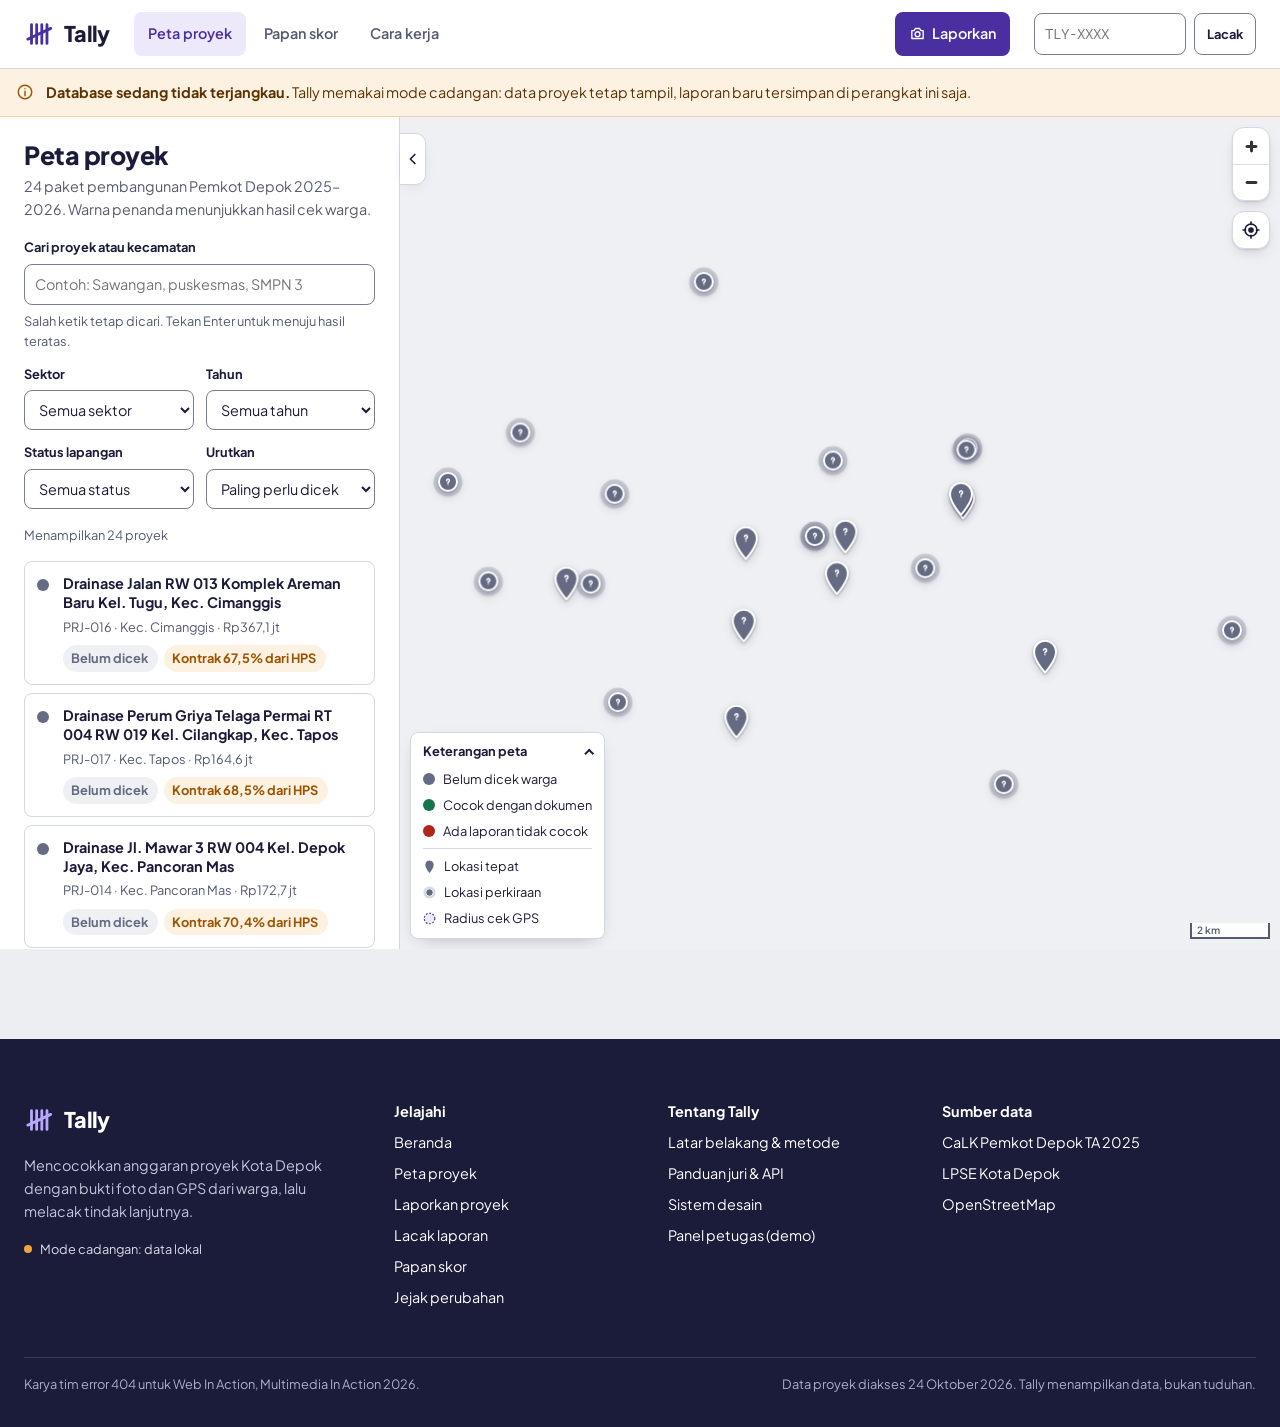
<file: peta.html>
<!DOCTYPE html>
<html lang="id">
<head>
  <meta charset="UTF-8">
  <meta name="viewport" content="width=device-width, initial-scale=1">
  <title>Peta proyek · Tally</title>
  <meta name="description" content="Peta 24 proyek Pemkot Depok dengan status lapangan dari laporan warga.">
  <meta name="theme-color" content="#1b1b3a">
  <meta property="og:title" content="Peta proyek · Tally">
  <meta property="og:description" content="Peta 24 proyek Pemkot Depok dengan status lapangan dari laporan warga.">
  <meta property="og:type" content="website">
  <link rel="icon" href="assets/favicon.svg" type="image/svg+xml">
  <link rel="preload" href="assets/fonts/plus-jakarta-sans-latin-800-normal.woff2" as="font" type="font/woff2" crossorigin>
  <link rel="preload" href="assets/fonts/plus-jakarta-sans-latin-400-normal.woff2" as="font" type="font/woff2" crossorigin>
  <link rel="preconnect" href="https://tiles.openfreemap.org" crossorigin>
  <link rel="stylesheet" href="assets/vendor/maplibre/maplibre-gl.css">
  <link rel="stylesheet" href="css/style.css">
</head>
<body data-halaman="peta">
  <a class="lewati" href="#isi">Lewati ke konten</a>
  <header class="kepala">
    <div class="wadah kepala__baris">
      <a class="logo" href="index.html" aria-label="Tally, ke beranda"><svg viewBox="0 0 32 32" fill="none" stroke="currentColor" stroke-width="3" stroke-linecap="round" aria-hidden="true"><path d="M8 6v20M13.5 6v20M19 6v20M24.5 6v20"/><path d="M4 21.5 28.5 10"/></svg><span>Tally</span></a>
      <nav class="navigasi" aria-label="Utama">
        <a href="peta.html" aria-current="page">Peta proyek</a>
        <a href="skor.html">Papan skor</a>
        <a href="index.html#cara-kerja">Cara kerja</a>
        <a class="navigasi__lapor" href="lapor.html"><svg aria-hidden="true"><use href="#i-kamera"></use></svg>Laporkan</a>
      </nav>
      <form class="lacak-cepat" action="lacak.html" role="search" aria-label="Lacak laporan">
        <label for="lacak-cepat-kode" class="sr">Kode lacak</label>
        <input id="lacak-cepat-kode" name="kode" placeholder="TLY-XXXX" autocomplete="off" spellcheck="false" maxlength="8">
        <button class="tombol tombol--garis tombol--kecil" type="submit">Lacak</button>
      </form>
    </div>
  </header>
  <main id="isi">
    <h1 class="sr">Peta proyek Kota Depok</h1>
    <div class="peta-tata" id="peta-tata">
      <aside class="peta-tata__samping" id="panel-samping" aria-label="Saring dan daftar proyek">
        <h2 style="font-size:var(--t-xl)">Peta proyek</h2>
        <p class="pudar" style="font-size:var(--t-s);margin:6px 0 16px">24 paket pembangunan Pemkot Depok 2025–2026. Warna penanda menunjukkan hasil cek warga.</p>
        <form class="saring" id="saring" onsubmit="return false">
          <div class="isian cari">
            <label class="label" for="cari">Cari proyek atau kecamatan</label>
            <div class="cari__kotak">
              <input class="kotak" id="cari" type="search" placeholder="Contoh: Sawangan, puskesmas, SMPN 3" autocomplete="off" spellcheck="false"
                     role="combobox" aria-autocomplete="list" aria-expanded="false" aria-controls="saran-cari" aria-describedby="bantuan-cari">
              <ul class="saran" id="saran-cari" role="listbox" aria-label="Saran pencarian" hidden></ul>
            </div>
            <small id="bantuan-cari">Salah ketik tetap dicari. Tekan Enter untuk menuju hasil teratas.</small>
          </div>
          <label class="isian"><span>Sektor</span>
            <select class="kotak" id="filter-sektor"><option value="">Semua sektor</option></select>
          </label>
          <label class="isian"><span>Tahun</span>
            <select class="kotak" id="filter-tahun"><option value="">Semua tahun</option><option>2026</option><option>2025</option></select>
          </label>
          <label class="isian"><span>Status lapangan</span>
            <select class="kotak" id="filter-status">
              <option value="">Semua status</option>
              <option value="belum">Belum dicek</option>
              <option value="cocok">Cocok</option>
              <option value="tidak">Tidak cocok</option>
            </select>
          </label>
          <label class="isian"><span>Urutkan</span>
            <select class="kotak" id="urutan">
              <option value="perlu">Paling perlu dicek</option>
              <option value="laporan">Paling banyak laporan</option>
              <option value="nilai">Nilai kontrak terbesar</option>
              <option value="jarak">Terdekat dari lokasiku</option>
              <option value="id">Nomor proyek</option>
            </select>
          </label>
        </form>
        <p class="pudar" id="jumlah" aria-live="polite" style="font-size:var(--t-xs);margin-top:16px">Memuat proyek…</p>
        <ul class="daftar-proyek" id="daftar"></ul>
      </aside>
      <div class="peta-tata__peta">
        <button type="button" class="lipat-samping" id="lipat-samping" aria-controls="panel-samping" aria-expanded="true" aria-label="Sembunyikan daftar proyek" title="Sembunyikan daftar">
          <svg viewBox="0 0 24 24" aria-hidden="true" focusable="false"><path d="m14.5 6-6 6 6 6"/></svg>
        </button>
        <div id="peta" role="region" aria-label="Peta interaktif proyek"></div>
        <details class="legenda" id="legenda" open>
          <summary>Keterangan peta</summary>
          <div class="legenda__isi">
            <span><i></i>Belum dicek warga</span>
            <span><i class="cocok"></i>Cocok dengan dokumen</span>
            <span><i class="tidak"></i>Ada laporan tidak cocok</span>
            <span class="legenda__pisah"><svg viewBox="0 0 28 36" aria-hidden="true"><path d="M14 34.6C14 34.6 3 22.7 3 13.7a11 11 0 1 1 22 0C25 22.7 14 34.6 14 34.6Z"/></svg>Lokasi tepat</span>
            <span><svg viewBox="0 0 32 32" aria-hidden="true"><circle class="pendar" cx="16" cy="16" r="15"/><circle cx="16" cy="16" r="9"/></svg>Lokasi perkiraan</span>
            <span><svg viewBox="0 0 16 16" aria-hidden="true"><circle class="area" cx="8" cy="8" r="6.5"/></svg>Radius cek GPS</span>
          </div>
        </details>
      </div>
    </div>
  </main>
  <footer class="kaki">
    <div class="wadah">
      <div class="kaki__grid">
        <div>
          <a class="logo" href="index.html"><svg viewBox="0 0 32 32" fill="none" stroke="currentColor" stroke-width="3" stroke-linecap="round" aria-hidden="true"><path d="M8 6v20M13.5 6v20M19 6v20M24.5 6v20"/><path d="M4 21.5 28.5 10"/></svg><span>Tally</span></a>
          <p>Mencocokkan anggaran proyek Kota Depok dengan bukti foto dan GPS dari warga, lalu melacak tindak lanjutnya.</p>
          <span class="status-db">Memeriksa database…</span>
        </div>
        <nav aria-labelledby="kaki-jelajahi">
          <h2 id="kaki-jelajahi">Jelajahi</h2>
          <ul>
            <li><a href="index.html">Beranda</a></li>
            <li><a href="peta.html">Peta proyek</a></li>
            <li><a href="lapor.html">Laporkan proyek</a></li>
            <li><a href="lacak.html">Lacak laporan</a></li>
            <li><a href="skor.html">Papan skor</a></li>
            <li><a href="jejak.html">Jejak perubahan</a></li>
          </ul>
        </nav>
        <nav aria-labelledby="kaki-tentang">
          <h2 id="kaki-tentang">Tentang Tally</h2>
          <ul>
            <li><a href="tentang.html">Latar belakang &amp; metode</a></li>
            <li><a href="panduan.html">Panduan juri &amp; API</a></li>
            <li><a href="desain.html">Sistem desain</a></li>
            <li><a href="petugas.html">Panel petugas (demo)</a></li>
          </ul>
        </nav>
        <div>
          <h2>Sumber data</h2>
          <ul>
            <li><a href="https://ppid.depok.go.id/wp-content/uploads/2026/08/2.-CALK-2025.pdf" target="_blank" rel="noopener">CaLK Pemkot Depok TA 2025</a></li>
            <li><a href="https://spse.inaproc.id/depok" target="_blank" rel="noopener">LPSE Kota Depok</a></li>
            <li><a href="https://www.openstreetmap.org/copyright" target="_blank" rel="noopener">OpenStreetMap</a></li>
          </ul>
        </div>
      </div>
      <div class="kaki__bawah">
        <span>Karya tim error 404 untuk Web In Action, Multimedia In Action 2026.</span>
        <span>Data proyek diakses 24 Oktober 2026. Tally menampilkan data, bukan tuduhan.</span>
      </div>
    </div>
  </footer>
  <script src="js/config.js"></script>
  <script src="js/util.js"></script>
  <script src="js/data.js"></script>
  <script src="js/layout.js"></script>
  <script src="assets/vendor/maplibre/maplibre-gl.js"></script>
  <script src="js/peta-dasar.js"></script>
  <script src="js/peta.js"></script>
</body>
</html>
</file>
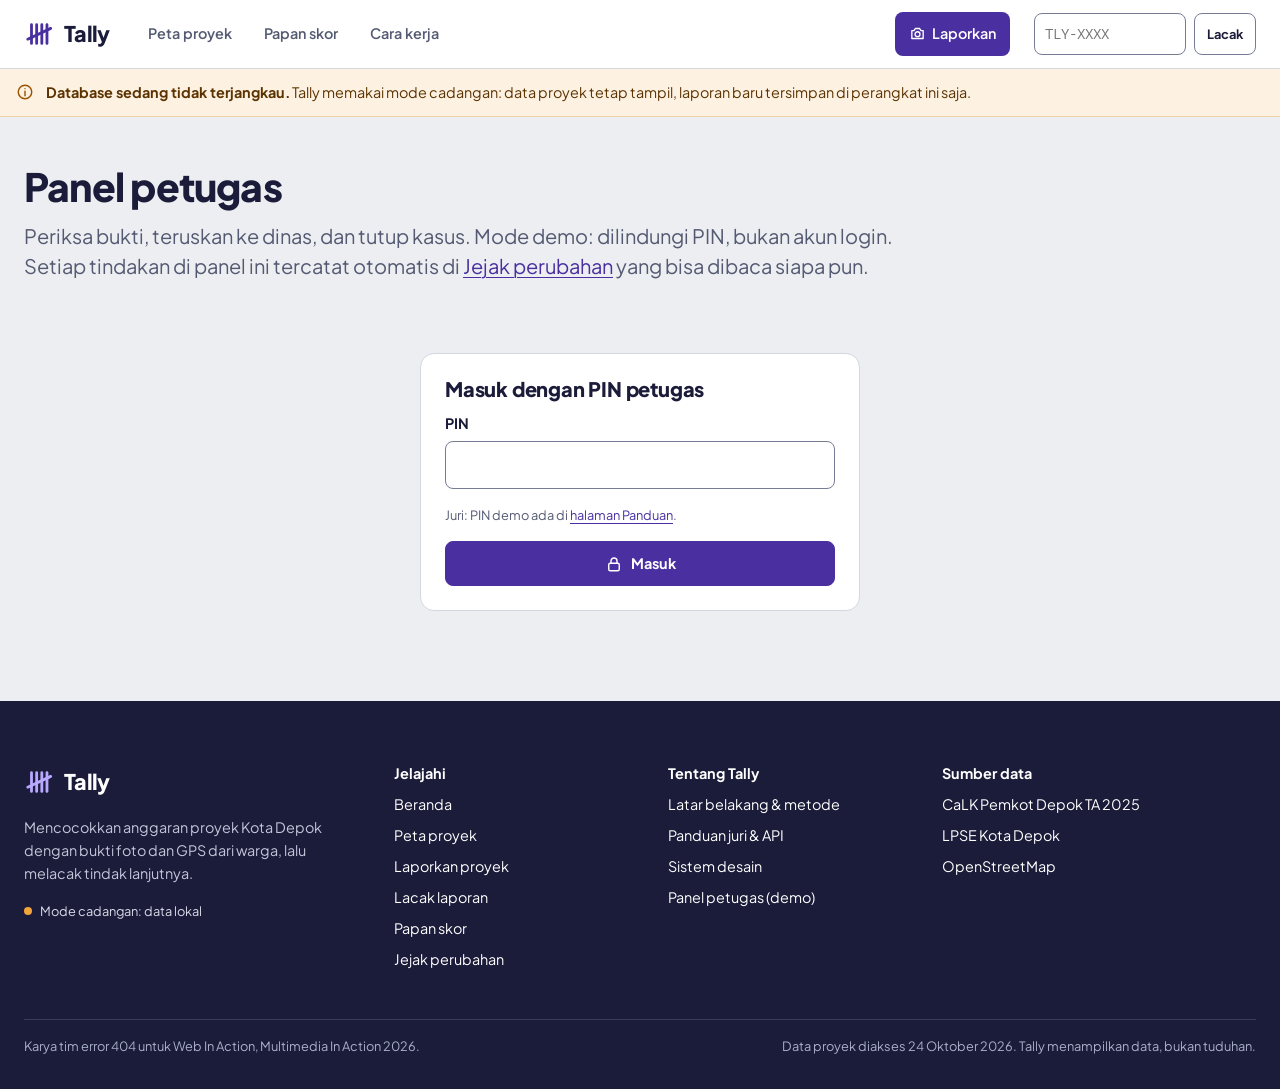
<file: petugas.html>
<!DOCTYPE html>
<html lang="id">
<head>
  <meta charset="UTF-8">
  <meta name="viewport" content="width=device-width, initial-scale=1">
  <title>Panel petugas (demo) · Tally</title>
  <meta name="description" content="Verifikasi dan tindak lanjut laporan warga.">
  <meta name="theme-color" content="#1b1b3a">
  <meta property="og:title" content="Panel petugas (demo) · Tally">
  <meta property="og:description" content="Verifikasi dan tindak lanjut laporan warga.">
  <meta property="og:type" content="website">
  <link rel="icon" href="assets/favicon.svg" type="image/svg+xml">
  <link rel="preload" href="assets/fonts/plus-jakarta-sans-latin-800-normal.woff2" as="font" type="font/woff2" crossorigin>
  <link rel="preload" href="assets/fonts/plus-jakarta-sans-latin-400-normal.woff2" as="font" type="font/woff2" crossorigin>
  <link rel="stylesheet" href="css/style.css">
</head>
<body data-halaman="petugas">
  <a class="lewati" href="#isi">Lewati ke konten</a>
  <header class="kepala">
    <div class="wadah kepala__baris">
      <a class="logo" href="index.html" aria-label="Tally, ke beranda"><svg viewBox="0 0 32 32" fill="none" stroke="currentColor" stroke-width="3" stroke-linecap="round" aria-hidden="true"><path d="M8 6v20M13.5 6v20M19 6v20M24.5 6v20"/><path d="M4 21.5 28.5 10"/></svg><span>Tally</span></a>
      <nav class="navigasi" aria-label="Utama">
        <a href="peta.html">Peta proyek</a>
        <a href="skor.html">Papan skor</a>
        <a href="index.html#cara-kerja">Cara kerja</a>
        <a class="navigasi__lapor" href="lapor.html"><svg aria-hidden="true"><use href="#i-kamera"></use></svg>Laporkan</a>
      </nav>
      <form class="lacak-cepat" action="lacak.html" role="search" aria-label="Lacak laporan">
        <label for="lacak-cepat-kode" class="sr">Kode lacak</label>
        <input id="lacak-cepat-kode" name="kode" placeholder="TLY-XXXX" autocomplete="off" spellcheck="false" maxlength="8">
        <button class="tombol tombol--garis tombol--kecil" type="submit">Lacak</button>
      </form>
    </div>
  </header>
  <main id="isi">
    <div class="wadah">
      <div class="halaman-kepala">
        <h1>Panel petugas</h1>
        <p class="pengantar">Periksa bukti, teruskan ke dinas, dan tutup kasus. Mode demo: dilindungi PIN, bukan akun login. Setiap tindakan di panel ini tercatat otomatis di <a href="jejak.html">Jejak perubahan</a> yang bisa dibaca siapa pun.</p>
      </div>

      <section class="gerbang panel" id="gerbang" aria-labelledby="judul-gerbang">
        <h2 id="judul-gerbang" class="panel__judul" style="font-size:var(--t-l)">Masuk dengan PIN petugas</h2>
        <form id="form-pin" class="tumpuk">
          <label class="isian"><span>PIN</span>
            <input class="kotak" id="pin" type="password" inputmode="text" autocomplete="off" required aria-describedby="bantuan-pin galat-pin">
          </label>
          <p class="bantuan" id="bantuan-pin">Juri: PIN demo ada di <a href="panduan.html#pin">halaman Panduan</a>.</p>
          <p class="galat" id="galat-pin" hidden></p>
          <button class="tombol tombol--lebar" type="submit"><svg aria-hidden="true"><use href="#i-kunci"></use></svg>Masuk</button>
        </form>
      </section>

      <section id="ruang" hidden>
        <div class="saring-tab">
          <div class="tab" role="group" aria-label="Saring antrean">
            <button type="button" data-saring="tindakan" aria-pressed="true">Perlu tindakan</button>
            <button type="button" data-saring="lewat" aria-pressed="false">Lewat batas</button>
            <button type="button" data-saring="tutup" aria-pressed="false">Selesai &amp; ditolak</button>
            <button type="button" data-saring="semua" aria-pressed="false">Semua</button>
          </div>
          <div class="baris">
            <label class="sr" for="cari-kasus">Cari kode atau proyek</label>
            <input class="kotak" id="cari-kasus" type="search" placeholder="Cari kode / proyek" style="width:220px;min-height:40px">
            <button class="tombol tombol--garis tombol--kecil" type="button" id="ekspor"><svg aria-hidden="true"><use href="#i-unduh"></use></svg>Unduh JSON</button>
            <button class="tombol tombol--polos tombol--kecil" type="button" id="keluar"><svg aria-hidden="true"><use href="#i-keluar"></use></svg>Keluar</button>
          </div>
        </div>
        <div class="petugas-tata">
          <div class="tabel-gulir">
            <table class="tabel">
              <thead><tr><th scope="col">Kode</th><th scope="col">Proyek</th><th scope="col">Kondisi</th><th scope="col" class="kanan">Warga</th><th scope="col">Bukti</th><th scope="col">Umur</th><th scope="col">Status</th></tr></thead>
              <tbody id="antrean"></tbody>
            </table>
          </div>
          <aside class="petugas-tata__detail panel" id="detail-kasus" aria-live="polite">
            <p class="pudar">Pilih satu kasus di tabel untuk melihat bukti dan menindaklanjutinya.</p>
          </aside>
        </div>
        <section class="panel" id="panel-admin" hidden style="margin-top:32px" aria-labelledby="judul-admin">
          <h2 id="judul-admin" class="panel__judul" style="font-size:var(--t-l)">Khusus tim (PIN admin)</h2>
          <div class="baris" style="justify-content:space-between">
            <p style="max-width:60ch;font-size:var(--t-s)"><b>Mode kunjungan tim</b> menandai laporan dari perangkat ini sebagai kunjungan lapangan tim Tally. Aktifkan di HP yang dibawa ke lokasi proyek.</p>
            <button class="tombol tombol--garis" type="button" id="mode-tim">Aktifkan mode kunjungan tim</button>
          </div>
        </section>
      </section>
    </div>
  </main>
  <footer class="kaki">
    <div class="wadah">
      <div class="kaki__grid">
        <div>
          <a class="logo" href="index.html"><svg viewBox="0 0 32 32" fill="none" stroke="currentColor" stroke-width="3" stroke-linecap="round" aria-hidden="true"><path d="M8 6v20M13.5 6v20M19 6v20M24.5 6v20"/><path d="M4 21.5 28.5 10"/></svg><span>Tally</span></a>
          <p>Mencocokkan anggaran proyek Kota Depok dengan bukti foto dan GPS dari warga, lalu melacak tindak lanjutnya.</p>
          <span class="status-db">Memeriksa database…</span>
        </div>
        <nav aria-labelledby="kaki-jelajahi">
          <h2 id="kaki-jelajahi">Jelajahi</h2>
          <ul>
            <li><a href="index.html">Beranda</a></li>
            <li><a href="peta.html">Peta proyek</a></li>
            <li><a href="lapor.html">Laporkan proyek</a></li>
            <li><a href="lacak.html">Lacak laporan</a></li>
            <li><a href="skor.html">Papan skor</a></li>
            <li><a href="jejak.html">Jejak perubahan</a></li>
          </ul>
        </nav>
        <nav aria-labelledby="kaki-tentang">
          <h2 id="kaki-tentang">Tentang Tally</h2>
          <ul>
            <li><a href="tentang.html">Latar belakang &amp; metode</a></li>
            <li><a href="panduan.html">Panduan juri &amp; API</a></li>
            <li><a href="desain.html">Sistem desain</a></li>
            <li><a href="petugas.html">Panel petugas (demo)</a></li>
          </ul>
        </nav>
        <div>
          <h2>Sumber data</h2>
          <ul>
            <li><a href="https://ppid.depok.go.id/wp-content/uploads/2026/08/2.-CALK-2025.pdf" target="_blank" rel="noopener">CaLK Pemkot Depok TA 2025</a></li>
            <li><a href="https://spse.inaproc.id/depok" target="_blank" rel="noopener">LPSE Kota Depok</a></li>
            <li><a href="https://www.openstreetmap.org/copyright" target="_blank" rel="noopener">OpenStreetMap</a></li>
          </ul>
        </div>
      </div>
      <div class="kaki__bawah">
        <span>Karya tim error 404 untuk Web In Action, Multimedia In Action 2026.</span>
        <span>Data proyek diakses 24 Oktober 2026. Tally menampilkan data, bukan tuduhan.</span>
      </div>
    </div>
  </footer>
  <script src="js/config.js"></script>
  <script src="js/util.js"></script>
  <script src="js/data.js"></script>
  <script src="js/layout.js"></script>
  <script src="js/petugas.js"></script>
</body>
</html>
</file>
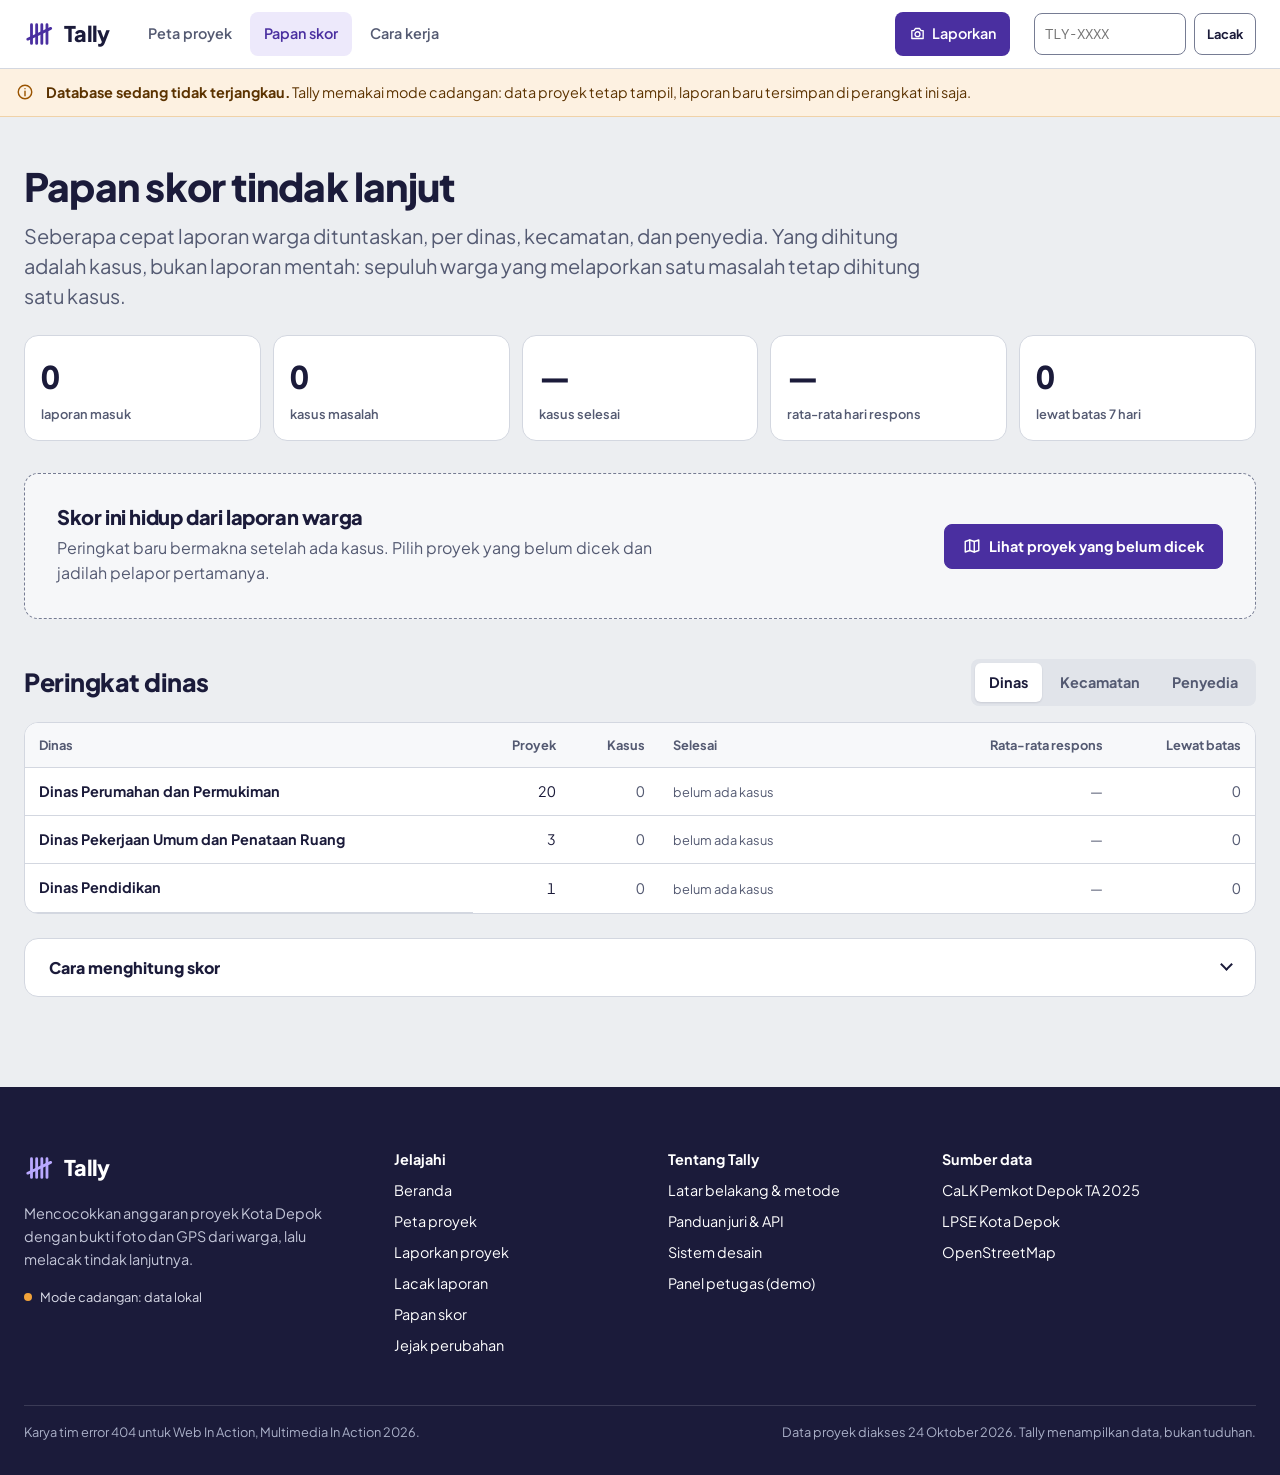
<file: skor.html>
<!DOCTYPE html>
<html lang="id">
<head>
  <meta charset="UTF-8">
  <meta name="viewport" content="width=device-width, initial-scale=1">
  <title>Papan skor · Tally</title>
  <meta name="description" content="Seberapa cepat dinas dan penyedia menindaklanjuti laporan warga.">
  <meta name="theme-color" content="#1b1b3a">
  <meta property="og:title" content="Papan skor · Tally">
  <meta property="og:description" content="Seberapa cepat dinas dan penyedia menindaklanjuti laporan warga.">
  <meta property="og:type" content="website">
  <link rel="icon" href="assets/favicon.svg" type="image/svg+xml">
  <link rel="preload" href="assets/fonts/plus-jakarta-sans-latin-800-normal.woff2" as="font" type="font/woff2" crossorigin>
  <link rel="preload" href="assets/fonts/plus-jakarta-sans-latin-400-normal.woff2" as="font" type="font/woff2" crossorigin>
  <link rel="stylesheet" href="css/style.css">
</head>
<body data-halaman="skor">
  <a class="lewati" href="#isi">Lewati ke konten</a>
  <header class="kepala">
    <div class="wadah kepala__baris">
      <a class="logo" href="index.html" aria-label="Tally, ke beranda"><svg viewBox="0 0 32 32" fill="none" stroke="currentColor" stroke-width="3" stroke-linecap="round" aria-hidden="true"><path d="M8 6v20M13.5 6v20M19 6v20M24.5 6v20"/><path d="M4 21.5 28.5 10"/></svg><span>Tally</span></a>
      <nav class="navigasi" aria-label="Utama">
        <a href="peta.html">Peta proyek</a>
        <a href="skor.html" aria-current="page">Papan skor</a>
        <a href="index.html#cara-kerja">Cara kerja</a>
        <a class="navigasi__lapor" href="lapor.html"><svg aria-hidden="true"><use href="#i-kamera"></use></svg>Laporkan</a>
      </nav>
      <form class="lacak-cepat" action="lacak.html" role="search" aria-label="Lacak laporan">
        <label for="lacak-cepat-kode" class="sr">Kode lacak</label>
        <input id="lacak-cepat-kode" name="kode" placeholder="TLY-XXXX" autocomplete="off" spellcheck="false" maxlength="8">
        <button class="tombol tombol--garis tombol--kecil" type="submit">Lacak</button>
      </form>
    </div>
  </header>
  <main id="isi">
    <div class="wadah">
      <div class="halaman-kepala">
        <h1>Papan skor tindak lanjut</h1>
        <p class="pengantar">Seberapa cepat laporan warga dituntaskan, per dinas, kecamatan, dan penyedia. Yang dihitung adalah kasus, bukan laporan mentah: sepuluh warga yang melaporkan satu masalah tetap dihitung satu kasus.</p>
      </div>

      <div class="ringkas" id="ringkas" aria-live="polite">
        <div><b>…</b><span>laporan masuk</span></div>
        <div><b>…</b><span>kasus masalah</span></div>
        <div><b>…</b><span>kasus selesai</span></div>
        <div><b>…</b><span>rata-rata hari respons</span></div>
        <div><b>…</b><span>lewat batas 7 hari</span></div>
      </div>

      <section class="kosong ajak-skor" id="ajak" aria-labelledby="judul-ajak" hidden>
        <div>
          <h2 id="judul-ajak" style="font-size:var(--t-l)">Skor ini hidup dari laporan warga</h2>
          <p>Peringkat baru bermakna setelah ada kasus. Pilih proyek yang belum dicek dan jadilah pelapor pertamanya.</p>
        </div>
        <a class="tombol" href="peta.html?status=belum"><svg aria-hidden="true"><use href="#i-peta"></use></svg>Lihat proyek yang belum dicek</a>
      </section>

      <section style="margin-top:40px" aria-labelledby="judul-tabel">
        <div class="saring-tab">
          <h2 id="judul-tabel" style="font-size:var(--t-xl)">Peringkat <span id="judul-kelompok">dinas</span></h2>
          <div class="tab" role="group" aria-label="Kelompokkan menurut">
            <button type="button" data-kelompok="dinas" aria-pressed="true">Dinas</button>
            <button type="button" data-kelompok="kecamatan" aria-pressed="false">Kecamatan</button>
            <button type="button" data-kelompok="penyedia" aria-pressed="false">Penyedia</button>
          </div>
        </div>
        <div class="tabel-gulir">
          <table class="tabel" aria-describedby="cara-hitung">
            <thead><tr><th scope="col" id="kolom-nama">Dinas</th><th scope="col" class="kanan">Proyek</th><th scope="col" class="kanan">Kasus</th><th scope="col" style="min-width:200px">Selesai</th><th scope="col" class="kanan">Rata-rata respons</th><th scope="col" class="kanan">Lewat batas</th></tr></thead>
            <tbody id="isi-tabel"><tr><td colspan="6"><div class="kerangka"></div></td></tr></tbody>
          </table>
        </div>
      </section>

      <details class="panel lipat" id="cara-hitung" style="margin-top:24px">
        <summary>Cara menghitung skor</summary>
        <ul style="margin-block:0;padding-left:1.2em;display:grid;gap:8px;font-size:var(--t-s)">
          <li><b>Kasus</b>: laporan pertama untuk satu proyek dengan kondisi bermasalah (belum dikerjakan, terbengkalai, rusak, atau tidak ditemukan di lokasi). Laporan berikutnya untuk hal yang sama digabung ke kasus itu.</li>
          <li><b>Selesai</b>: kasus berstatus "Selesai" dibagi semua kasus. Kasus yang ditolak petugas tidak dihitung.</li>
          <li><b>Respons</b>: rata-rata hari dari laporan masuk sampai status "Ditindaklanjuti" atau "Selesai".</li>
          <li><b>Lewat batas</b>: kasus terbuka yang sudah lebih dari 7 hari.</li>
        </ul>
        <p class="pudar" style="font-size:var(--t-xs);margin-top:12px">Status di Panel Petugas saat ini diubah tim sebagai simulasi petugas, jadi skor belum mencerminkan tanggapan resmi dinas. Setiap perubahan status tercatat di <a href="jejak.html">Jejak perubahan</a>.</p>
      </details>
    </div>
  </main>
  <footer class="kaki">
    <div class="wadah">
      <div class="kaki__grid">
        <div>
          <a class="logo" href="index.html"><svg viewBox="0 0 32 32" fill="none" stroke="currentColor" stroke-width="3" stroke-linecap="round" aria-hidden="true"><path d="M8 6v20M13.5 6v20M19 6v20M24.5 6v20"/><path d="M4 21.5 28.5 10"/></svg><span>Tally</span></a>
          <p>Mencocokkan anggaran proyek Kota Depok dengan bukti foto dan GPS dari warga, lalu melacak tindak lanjutnya.</p>
          <span class="status-db">Memeriksa database…</span>
        </div>
        <nav aria-labelledby="kaki-jelajahi">
          <h2 id="kaki-jelajahi">Jelajahi</h2>
          <ul>
            <li><a href="index.html">Beranda</a></li>
            <li><a href="peta.html">Peta proyek</a></li>
            <li><a href="lapor.html">Laporkan proyek</a></li>
            <li><a href="lacak.html">Lacak laporan</a></li>
            <li><a href="skor.html">Papan skor</a></li>
            <li><a href="jejak.html">Jejak perubahan</a></li>
          </ul>
        </nav>
        <nav aria-labelledby="kaki-tentang">
          <h2 id="kaki-tentang">Tentang Tally</h2>
          <ul>
            <li><a href="tentang.html">Latar belakang &amp; metode</a></li>
            <li><a href="panduan.html">Panduan juri &amp; API</a></li>
            <li><a href="desain.html">Sistem desain</a></li>
            <li><a href="petugas.html">Panel petugas (demo)</a></li>
          </ul>
        </nav>
        <div>
          <h2>Sumber data</h2>
          <ul>
            <li><a href="https://ppid.depok.go.id/wp-content/uploads/2026/08/2.-CALK-2025.pdf" target="_blank" rel="noopener">CaLK Pemkot Depok TA 2025</a></li>
            <li><a href="https://spse.inaproc.id/depok" target="_blank" rel="noopener">LPSE Kota Depok</a></li>
            <li><a href="https://www.openstreetmap.org/copyright" target="_blank" rel="noopener">OpenStreetMap</a></li>
          </ul>
        </div>
      </div>
      <div class="kaki__bawah">
        <span>Karya tim error 404 untuk Web In Action, Multimedia In Action 2026.</span>
        <span>Data proyek diakses 24 Oktober 2026. Tally menampilkan data, bukan tuduhan.</span>
      </div>
    </div>
  </footer>
  <script src="js/config.js"></script>
  <script src="js/util.js"></script>
  <script src="js/data.js"></script>
  <script src="js/layout.js"></script>
  <script src="js/skor.js"></script>
</body>
</html>
</file>
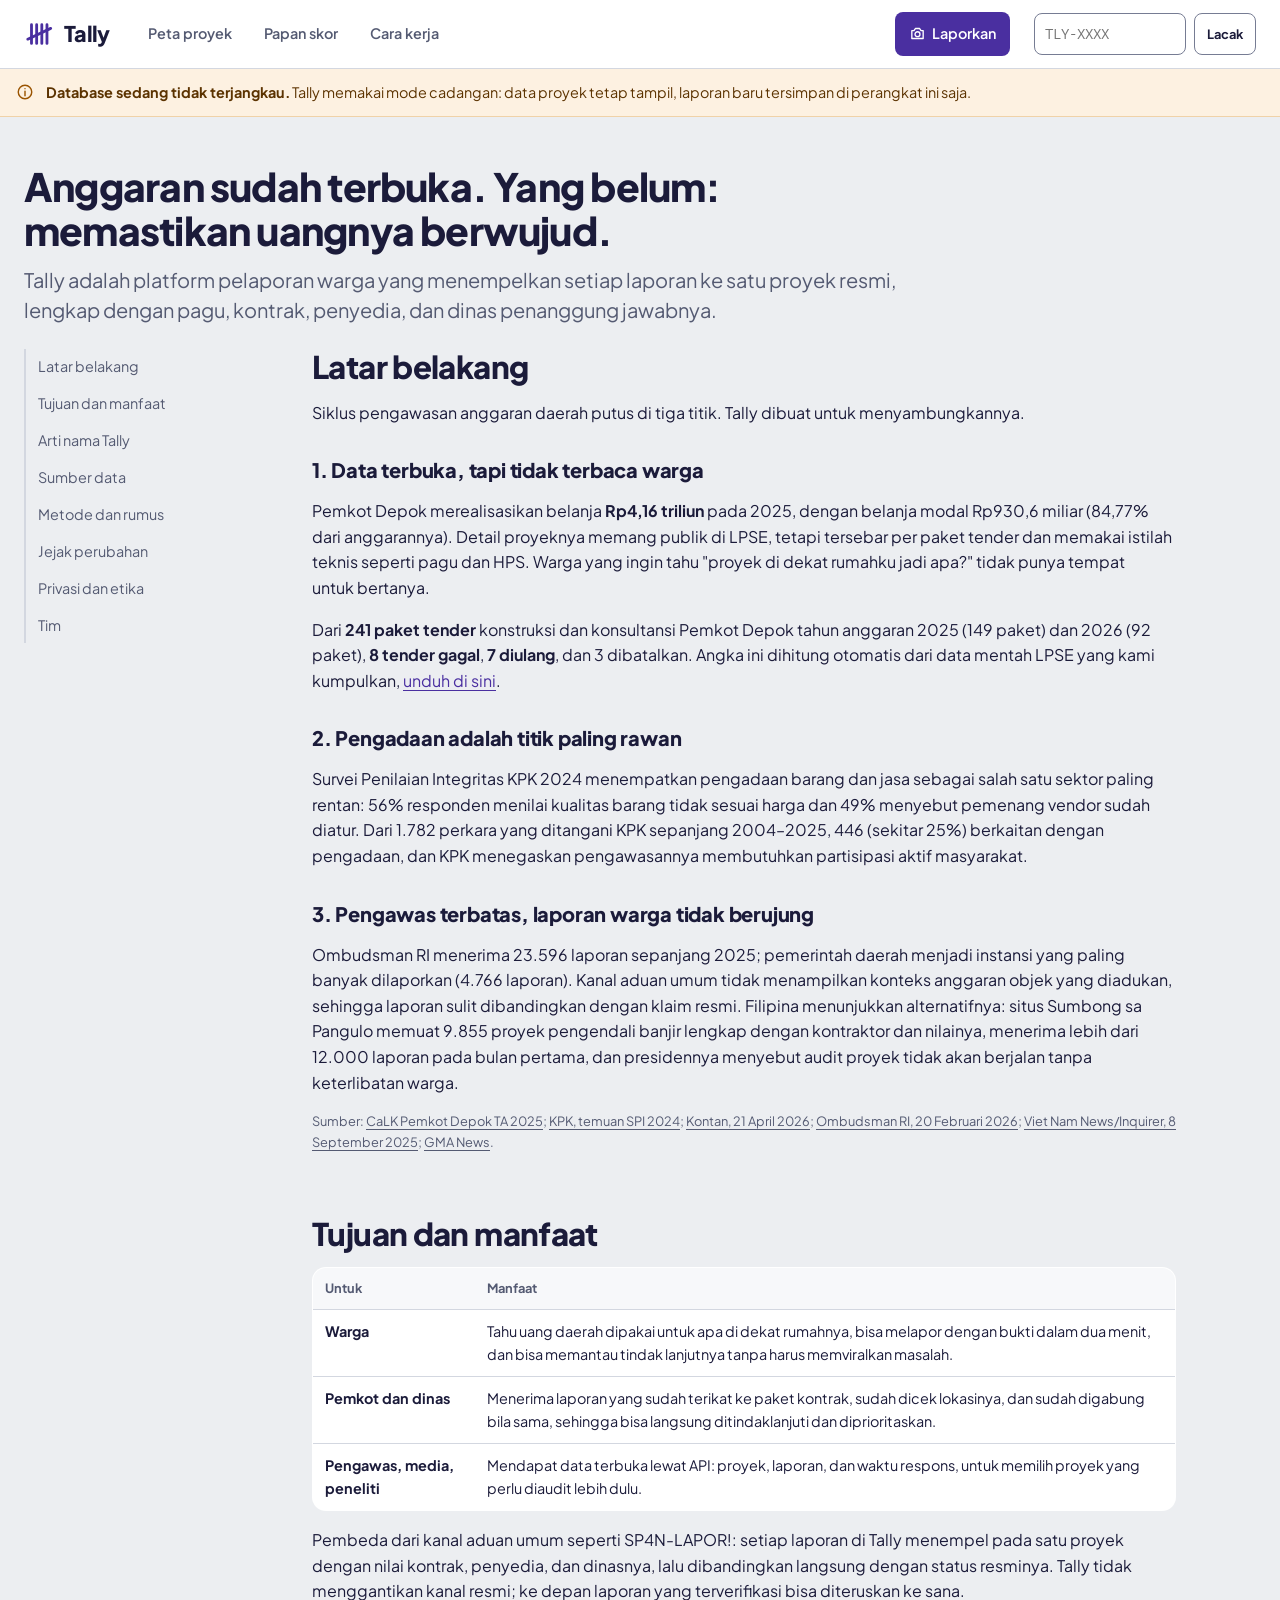
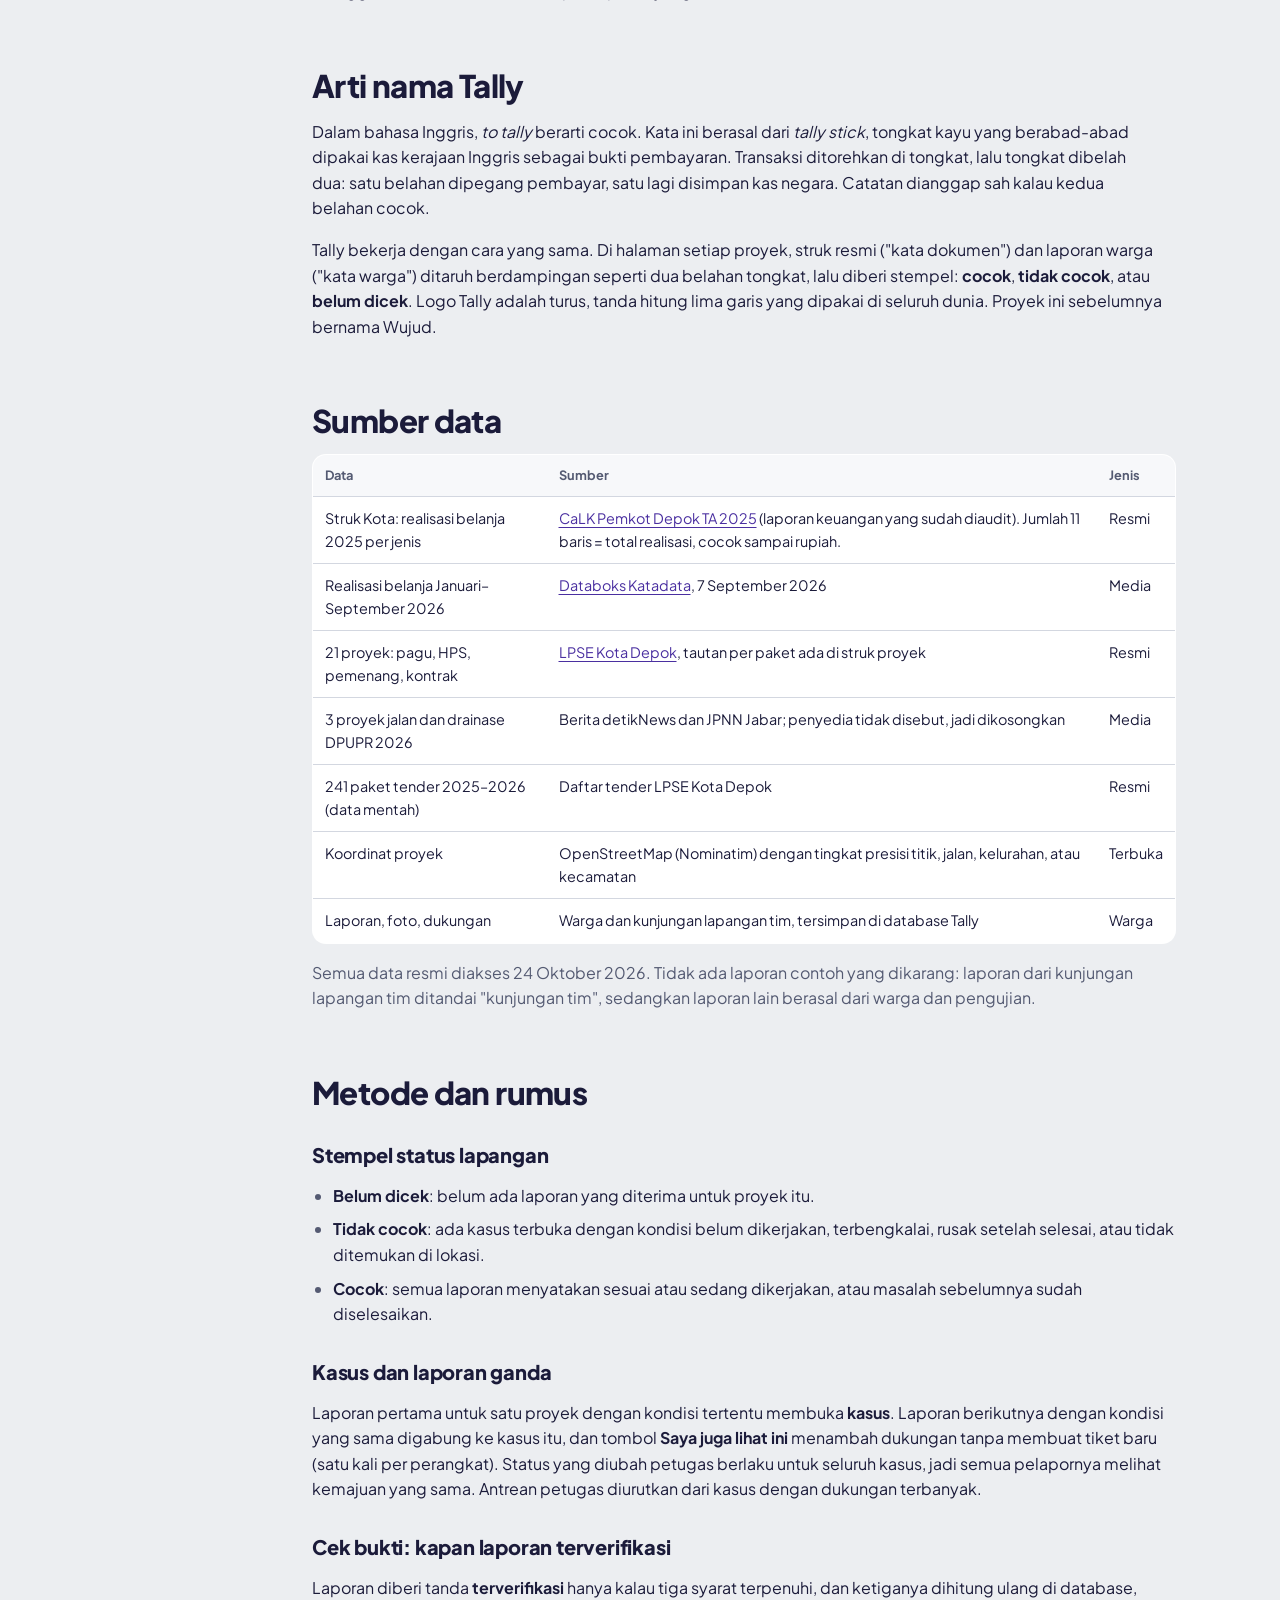
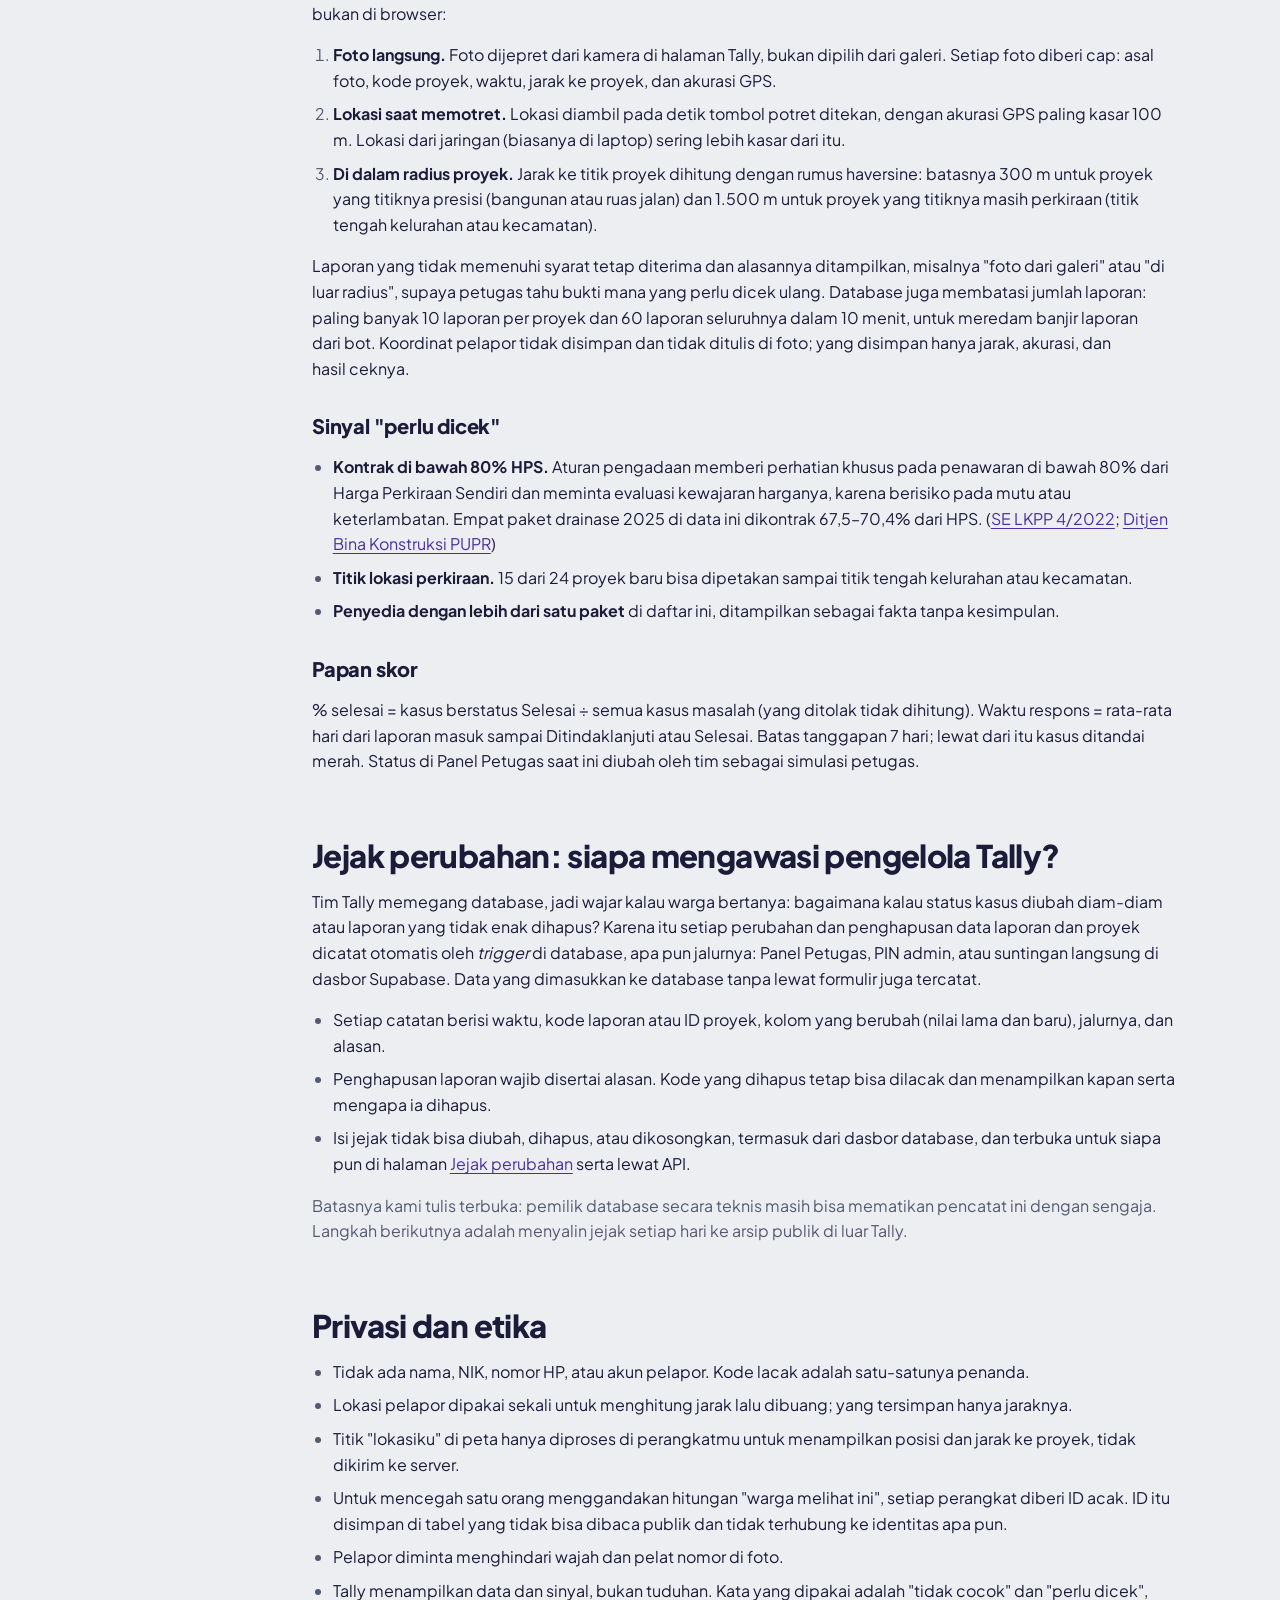
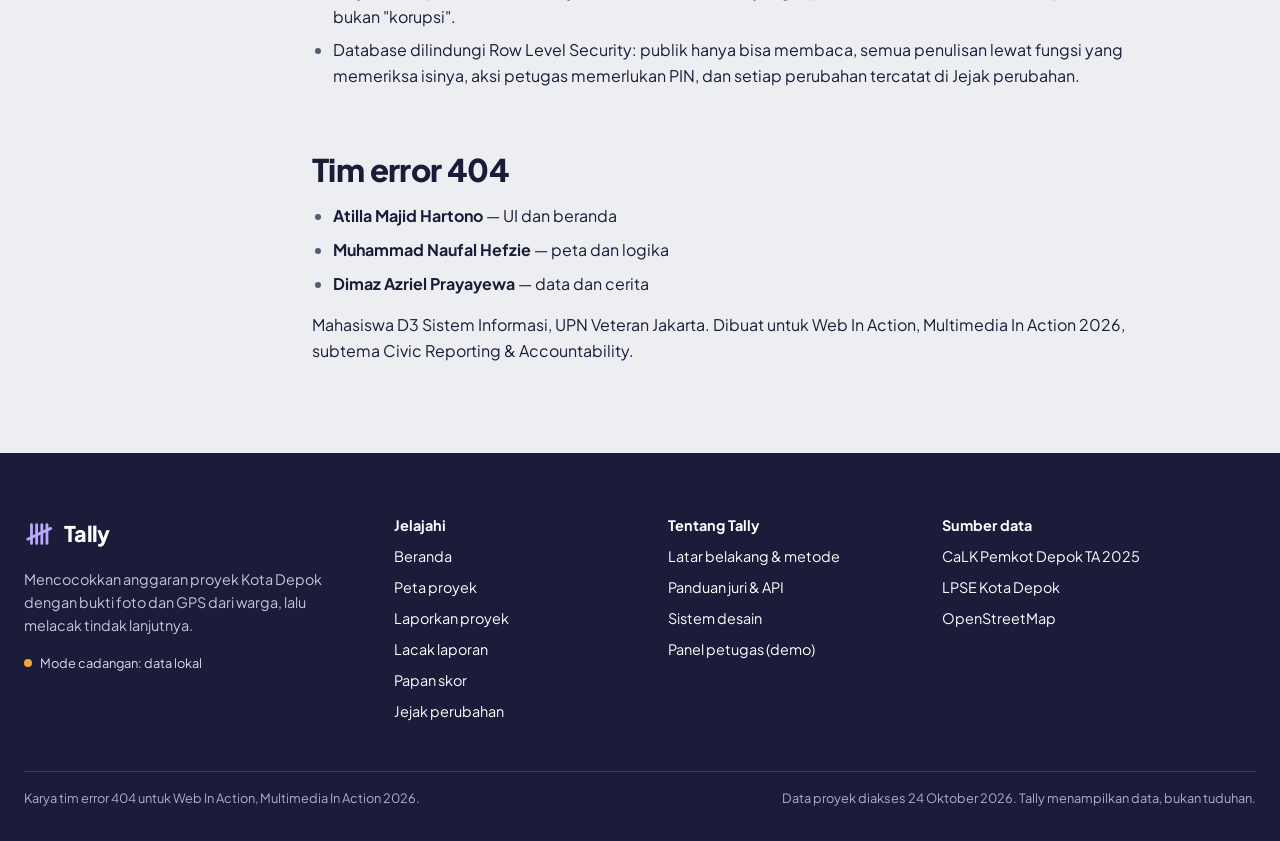
<file: tentang.html>
<!DOCTYPE html>
<html lang="id">
<head>
  <meta charset="UTF-8">
  <meta name="viewport" content="width=device-width, initial-scale=1">
  <title>Tentang & metode · Tally</title>
  <meta name="description" content="Latar belakang, sumber data, dan metode penilaian Tally.">
  <meta name="theme-color" content="#1b1b3a">
  <meta property="og:title" content="Tentang & metode · Tally">
  <meta property="og:description" content="Latar belakang, sumber data, dan metode penilaian Tally.">
  <meta property="og:type" content="website">
  <link rel="icon" href="assets/favicon.svg" type="image/svg+xml">
  <link rel="preload" href="assets/fonts/plus-jakarta-sans-latin-800-normal.woff2" as="font" type="font/woff2" crossorigin>
  <link rel="preload" href="assets/fonts/plus-jakarta-sans-latin-400-normal.woff2" as="font" type="font/woff2" crossorigin>
  <link rel="stylesheet" href="css/style.css">
</head>
<body data-halaman="tentang">
  <a class="lewati" href="#isi">Lewati ke konten</a>
  <header class="kepala">
    <div class="wadah kepala__baris">
      <a class="logo" href="index.html" aria-label="Tally, ke beranda"><svg viewBox="0 0 32 32" fill="none" stroke="currentColor" stroke-width="3" stroke-linecap="round" aria-hidden="true"><path d="M8 6v20M13.5 6v20M19 6v20M24.5 6v20"/><path d="M4 21.5 28.5 10"/></svg><span>Tally</span></a>
      <nav class="navigasi" aria-label="Utama">
        <a href="peta.html">Peta proyek</a>
        <a href="skor.html">Papan skor</a>
        <a href="index.html#cara-kerja">Cara kerja</a>
        <a class="navigasi__lapor" href="lapor.html"><svg aria-hidden="true"><use href="#i-kamera"></use></svg>Laporkan</a>
      </nav>
      <form class="lacak-cepat" action="lacak.html" role="search" aria-label="Lacak laporan">
        <label for="lacak-cepat-kode" class="sr">Kode lacak</label>
        <input id="lacak-cepat-kode" name="kode" placeholder="TLY-XXXX" autocomplete="off" spellcheck="false" maxlength="8">
        <button class="tombol tombol--garis tombol--kecil" type="submit">Lacak</button>
      </form>
    </div>
  </header>
  <main id="isi">
    <div class="wadah">
      <div class="halaman-kepala">
        <h1>Anggaran sudah terbuka. Yang belum: memastikan uangnya berwujud.</h1>
        <p class="pengantar">Tally adalah platform pelaporan warga yang menempelkan setiap laporan ke satu proyek resmi, lengkap dengan pagu, kontrak, penyedia, dan dinas penanggung jawabnya.</p>
      </div>

      <div class="dokumen">
        <nav class="daftar-isi" aria-label="Daftar isi">
          <ol>
            <li><a href="#latar">Latar belakang</a></li>
            <li><a href="#tujuan">Tujuan dan manfaat</a></li>
            <li><a href="#nama">Arti nama Tally</a></li>
            <li><a href="#sumber">Sumber data</a></li>
            <li><a href="#metode">Metode dan rumus</a></li>
            <li><a href="#jejak">Jejak perubahan</a></li>
            <li><a href="#etika">Privasi dan etika</a></li>
            <li><a href="#tim">Tim</a></li>
          </ol>
        </nav>

        <article class="prosa">
          <h2 id="latar">Latar belakang</h2>
          <p>Siklus pengawasan anggaran daerah putus di tiga titik. Tally dibuat untuk menyambungkannya.</p>
          <h3>1. Data terbuka, tapi tidak terbaca warga</h3>
          <p>Pemkot Depok merealisasikan belanja <strong>Rp4,16 triliun</strong> pada 2025, dengan belanja modal Rp930,6 miliar (84,77% dari anggarannya). Detail proyeknya memang publik di LPSE, tetapi tersebar per paket tender dan memakai istilah teknis seperti pagu dan HPS. Warga yang ingin tahu "proyek di dekat rumahku jadi apa?" tidak punya tempat untuk bertanya.</p>
          <p id="statistik-lpse" class="pudar">Menghitung statistik tender…</p>
          <h3>2. Pengadaan adalah titik paling rawan</h3>
          <p>Survei Penilaian Integritas KPK 2024 menempatkan pengadaan barang dan jasa sebagai salah satu sektor paling rentan: 56% responden menilai kualitas barang tidak sesuai harga dan 49% menyebut pemenang vendor sudah diatur. Dari 1.782 perkara yang ditangani KPK sepanjang 2004–2025, 446 (sekitar 25%) berkaitan dengan pengadaan, dan KPK menegaskan pengawasannya membutuhkan partisipasi aktif masyarakat.</p>
          <h3>3. Pengawas terbatas, laporan warga tidak berujung</h3>
          <p>Ombudsman RI menerima 23.596 laporan sepanjang 2025; pemerintah daerah menjadi instansi yang paling banyak dilaporkan (4.766 laporan). Kanal aduan umum tidak menampilkan konteks anggaran objek yang diadukan, sehingga laporan sulit dibandingkan dengan klaim resmi. Filipina menunjukkan alternatifnya: situs Sumbong sa Pangulo memuat 9.855 proyek pengendali banjir lengkap dengan kontraktor dan nilainya, menerima lebih dari 12.000 laporan pada bulan pertama, dan presidennya menyebut audit proyek tidak akan berjalan tanpa keterlibatan warga.</p>
          <p class="sumber">Sumber: <a href="https://ppid.depok.go.id/wp-content/uploads/2026/08/2.-CALK-2025.pdf" target="_blank" rel="noopener">CaLK Pemkot Depok TA 2025</a>; <a href="https://kpk.go.id/id/ruang-informasi/berita/pengadaan-barang-dan-jasa-sektor-paling-rentan-korupsi-di-temuan-spi-2024" target="_blank" rel="noopener">KPK, temuan SPI 2024</a>; <a href="https://nasional.kontan.co.id/news/kpk-25-kasus-korupsi-terkait-dengan-pengadaan-barang-dan-jasa" target="_blank" rel="noopener">Kontan, 21 April 2026</a>; <a href="https://ombudsman.go.id/news/r/ombudsman-ri-terima-23596-aduan-sepanjang-2025-tegaskan-warisan-pengawasan-berdampak-di-akhir-masa-jabatan-2021-2026" target="_blank" rel="noopener">Ombudsman RI, 20 Februari 2026</a>; <a href="https://vietnamnews.vn/world/1724752/philippines-newly-launched-website-for-reporting-complaints-on-flood-control-projects-gets-over-12-000-complaints.html" target="_blank" rel="noopener">Viet Nam News/Inquirer, 8 September 2025</a>; <a href="https://www.gmanetwork.com/news/topstories/nation/965948/marcos-calls-on-filipinos-keep-reporting-anomalous-flood-control-projects/story" target="_blank" rel="noopener">GMA News</a>.</p>

          <h2 id="tujuan">Tujuan dan manfaat</h2>
          <table>
            <thead><tr><th scope="col">Untuk</th><th scope="col">Manfaat</th></tr></thead>
            <tbody>
              <tr><td><b>Warga</b></td><td>Tahu uang daerah dipakai untuk apa di dekat rumahnya, bisa melapor dengan bukti dalam dua menit, dan bisa memantau tindak lanjutnya tanpa harus memviralkan masalah.</td></tr>
              <tr><td><b>Pemkot dan dinas</b></td><td>Menerima laporan yang sudah terikat ke paket kontrak, sudah dicek lokasinya, dan sudah digabung bila sama, sehingga bisa langsung ditindaklanjuti dan diprioritaskan.</td></tr>
              <tr><td><b>Pengawas, media, peneliti</b></td><td>Mendapat data terbuka lewat API: proyek, laporan, dan waktu respons, untuk memilih proyek yang perlu diaudit lebih dulu.</td></tr>
            </tbody>
          </table>
          <p>Pembeda dari kanal aduan umum seperti SP4N-LAPOR!: setiap laporan di Tally menempel pada satu proyek dengan nilai kontrak, penyedia, dan dinasnya, lalu dibandingkan langsung dengan status resminya. Tally tidak menggantikan kanal resmi; ke depan laporan yang terverifikasi bisa diteruskan ke sana.</p>

          <h2 id="nama">Arti nama Tally</h2>
          <p>Dalam bahasa Inggris, <i>to tally</i> berarti cocok. Kata ini berasal dari <i>tally stick</i>, tongkat kayu yang berabad-abad dipakai kas kerajaan Inggris sebagai bukti pembayaran. Transaksi ditorehkan di tongkat, lalu tongkat dibelah dua: satu belahan dipegang pembayar, satu lagi disimpan kas negara. Catatan dianggap sah kalau kedua belahan cocok.</p>
          <p>Tally bekerja dengan cara yang sama. Di halaman setiap proyek, struk resmi ("kata dokumen") dan laporan warga ("kata warga") ditaruh berdampingan seperti dua belahan tongkat, lalu diberi stempel: <b>cocok</b>, <b>tidak cocok</b>, atau <b>belum dicek</b>. Logo Tally adalah turus, tanda hitung lima garis yang dipakai di seluruh dunia. Proyek ini sebelumnya bernama Wujud.</p>

          <h2 id="sumber">Sumber data</h2>
          <table>
            <thead><tr><th scope="col">Data</th><th scope="col">Sumber</th><th scope="col">Jenis</th></tr></thead>
            <tbody>
              <tr><td>Struk Kota: realisasi belanja 2025 per jenis</td><td><a href="https://ppid.depok.go.id/wp-content/uploads/2026/08/2.-CALK-2025.pdf" target="_blank" rel="noopener">CaLK Pemkot Depok TA 2025</a> (laporan keuangan yang sudah diaudit). Jumlah 11 baris = total realisasi, cocok sampai rupiah.</td><td>Resmi</td></tr>
              <tr><td>Realisasi belanja Januari–September 2026</td><td><a href="https://databoks.katadata.co.id/datapublish/2026/09/07/realisasi-belanja-daerah-pemkot-depok-per-september-2026" target="_blank" rel="noopener">Databoks Katadata</a>, 7 September 2026</td><td>Media</td></tr>
              <tr><td>21 proyek: pagu, HPS, pemenang, kontrak</td><td><a href="https://spse.inaproc.id/depok" target="_blank" rel="noopener">LPSE Kota Depok</a>, tautan per paket ada di struk proyek</td><td>Resmi</td></tr>
              <tr><td>3 proyek jalan dan drainase DPUPR 2026</td><td>Berita detikNews dan JPNN Jabar; penyedia tidak disebut, jadi dikosongkan</td><td>Media</td></tr>
              <tr><td>241 paket tender 2025–2026 (data mentah)</td><td>Daftar tender LPSE Kota Depok</td><td>Resmi</td></tr>
              <tr><td>Koordinat proyek</td><td>OpenStreetMap (Nominatim) dengan tingkat presisi titik, jalan, kelurahan, atau kecamatan</td><td>Terbuka</td></tr>
              <tr><td>Laporan, foto, dukungan</td><td>Warga dan kunjungan lapangan tim, tersimpan di database Tally</td><td>Warga</td></tr>
            </tbody>
          </table>
          <p class="pudar">Semua data resmi diakses 24 Oktober 2026. Tidak ada laporan contoh yang dikarang: laporan dari kunjungan lapangan tim ditandai "kunjungan tim", sedangkan laporan lain berasal dari warga dan pengujian.</p>

          <h2 id="metode">Metode dan rumus</h2>
          <h3>Stempel status lapangan</h3>
          <ul>
            <li><b>Belum dicek</b>: belum ada laporan yang diterima untuk proyek itu.</li>
            <li><b>Tidak cocok</b>: ada kasus terbuka dengan kondisi belum dikerjakan, terbengkalai, rusak setelah selesai, atau tidak ditemukan di lokasi.</li>
            <li><b>Cocok</b>: semua laporan menyatakan sesuai atau sedang dikerjakan, atau masalah sebelumnya sudah diselesaikan.</li>
          </ul>
          <h3>Kasus dan laporan ganda</h3>
          <p>Laporan pertama untuk satu proyek dengan kondisi tertentu membuka <b>kasus</b>. Laporan berikutnya dengan kondisi yang sama digabung ke kasus itu, dan tombol <b>Saya juga lihat ini</b> menambah dukungan tanpa membuat tiket baru (satu kali per perangkat). Status yang diubah petugas berlaku untuk seluruh kasus, jadi semua pelapornya melihat kemajuan yang sama. Antrean petugas diurutkan dari kasus dengan dukungan terbanyak.</p>
          <h3>Cek bukti: kapan laporan terverifikasi</h3>
          <p>Laporan diberi tanda <b>terverifikasi</b> hanya kalau tiga syarat terpenuhi, dan ketiganya dihitung ulang di database, bukan di browser:</p>
          <ol>
            <li><b>Foto langsung.</b> Foto dijepret dari kamera di halaman Tally, bukan dipilih dari galeri. Setiap foto diberi cap: asal foto, kode proyek, waktu, jarak ke proyek, dan akurasi GPS.</li>
            <li><b>Lokasi saat memotret.</b> Lokasi diambil pada detik tombol potret ditekan, dengan akurasi GPS paling kasar 100 m. Lokasi dari jaringan (biasanya di laptop) sering lebih kasar dari itu.</li>
            <li><b>Di dalam radius proyek.</b> Jarak ke titik proyek dihitung dengan rumus haversine: batasnya 300 m untuk proyek yang titiknya presisi (bangunan atau ruas jalan) dan 1.500 m untuk proyek yang titiknya masih perkiraan (titik tengah kelurahan atau kecamatan).</li>
          </ol>
          <p>Laporan yang tidak memenuhi syarat tetap diterima dan alasannya ditampilkan, misalnya "foto dari galeri" atau "di luar radius", supaya petugas tahu bukti mana yang perlu dicek ulang. Database juga membatasi jumlah laporan: paling banyak 10 laporan per proyek dan 60 laporan seluruhnya dalam 10 menit, untuk meredam banjir laporan dari bot. Koordinat pelapor tidak disimpan dan tidak ditulis di foto; yang disimpan hanya jarak, akurasi, dan hasil ceknya.</p>
          <h3>Sinyal "perlu dicek"</h3>
          <ul>
            <li><b>Kontrak di bawah 80% HPS.</b> Aturan pengadaan memberi perhatian khusus pada penawaran di bawah 80% dari Harga Perkiraan Sendiri dan meminta evaluasi kewajaran harganya, karena berisiko pada mutu atau keterlambatan. Empat paket drainase 2025 di data ini dikontrak 67,5–70,4% dari HPS. (<a href="https://inspektorat.medan.go.id/storage/berita/SE%20LKPP%204%202022%20Ped%20Pelaksanaan%20Tertib%20Evaluasi%20Kewajaran%20Harga%20pada%20Tender.pdf" target="_blank" rel="noopener">SE LKPP 4/2022</a>; <a href="https://simantu.pu.go.id/personal/img-post/195812091986031002/post/20210222201533__F__PENAWARAN_PENYEDIA_DI_BAWAH_80_HPS.pdf" target="_blank" rel="noopener">Ditjen Bina Konstruksi PUPR</a>)</li>
            <li><b>Titik lokasi perkiraan.</b> 15 dari 24 proyek baru bisa dipetakan sampai titik tengah kelurahan atau kecamatan.</li>
            <li><b>Penyedia dengan lebih dari satu paket</b> di daftar ini, ditampilkan sebagai fakta tanpa kesimpulan.</li>
          </ul>
          <h3>Papan skor</h3>
          <p>% selesai = kasus berstatus Selesai ÷ semua kasus masalah (yang ditolak tidak dihitung). Waktu respons = rata-rata hari dari laporan masuk sampai Ditindaklanjuti atau Selesai. Batas tanggapan 7 hari; lewat dari itu kasus ditandai merah. Status di Panel Petugas saat ini diubah oleh tim sebagai simulasi petugas.</p>

          <h2 id="jejak">Jejak perubahan: siapa mengawasi pengelola Tally?</h2>
          <p>Tim Tally memegang database, jadi wajar kalau warga bertanya: bagaimana kalau status kasus diubah diam-diam atau laporan yang tidak enak dihapus? Karena itu setiap perubahan dan penghapusan data laporan dan proyek dicatat otomatis oleh <i>trigger</i> di database, apa pun jalurnya: Panel Petugas, PIN admin, atau suntingan langsung di dasbor Supabase. Data yang dimasukkan ke database tanpa lewat formulir juga tercatat.</p>
          <ul>
            <li>Setiap catatan berisi waktu, kode laporan atau ID proyek, kolom yang berubah (nilai lama dan baru), jalurnya, dan alasan.</li>
            <li>Penghapusan laporan wajib disertai alasan. Kode yang dihapus tetap bisa dilacak dan menampilkan kapan serta mengapa ia dihapus.</li>
            <li>Isi jejak tidak bisa diubah, dihapus, atau dikosongkan, termasuk dari dasbor database, dan terbuka untuk siapa pun di halaman <a href="jejak.html">Jejak perubahan</a> serta lewat API.</li>
          </ul>
          <p class="pudar">Batasnya kami tulis terbuka: pemilik database secara teknis masih bisa mematikan pencatat ini dengan sengaja. Langkah berikutnya adalah menyalin jejak setiap hari ke arsip publik di luar Tally.</p>

          <h2 id="etika">Privasi dan etika</h2>
          <ul>
            <li>Tidak ada nama, NIK, nomor HP, atau akun pelapor. Kode lacak adalah satu-satunya penanda.</li>
            <li>Lokasi pelapor dipakai sekali untuk menghitung jarak lalu dibuang; yang tersimpan hanya jaraknya.</li>
            <li>Titik "lokasiku" di peta hanya diproses di perangkatmu untuk menampilkan posisi dan jarak ke proyek, tidak dikirim ke server.</li>
            <li>Untuk mencegah satu orang menggandakan hitungan "warga melihat ini", setiap perangkat diberi ID acak. ID itu disimpan di tabel yang tidak bisa dibaca publik dan tidak terhubung ke identitas apa pun.</li>
            <li>Pelapor diminta menghindari wajah dan pelat nomor di foto.</li>
            <li>Tally menampilkan data dan sinyal, bukan tuduhan. Kata yang dipakai adalah "tidak cocok" dan "perlu dicek", bukan "korupsi".</li>
            <li>Database dilindungi Row Level Security: publik hanya bisa membaca, semua penulisan lewat fungsi yang memeriksa isinya, aksi petugas memerlukan PIN, dan setiap perubahan tercatat di Jejak perubahan.</li>
          </ul>

          <h2 id="tim">Tim error 404</h2>
          <ul>
            <li><b>Atilla Majid Hartono</b> — UI dan beranda</li>
            <li><b>Muhammad Naufal Hefzie</b> — peta dan logika</li>
            <li><b>Dimaz Azriel Prayayewa</b> — data dan cerita</li>
          </ul>
          <p>Mahasiswa D3 Sistem Informasi, UPN Veteran Jakarta. Dibuat untuk Web In Action, Multimedia In Action 2026, subtema Civic Reporting &amp; Accountability.</p>
        </article>
      </div>
    </div>
  </main>
  <footer class="kaki">
    <div class="wadah">
      <div class="kaki__grid">
        <div>
          <a class="logo" href="index.html"><svg viewBox="0 0 32 32" fill="none" stroke="currentColor" stroke-width="3" stroke-linecap="round" aria-hidden="true"><path d="M8 6v20M13.5 6v20M19 6v20M24.5 6v20"/><path d="M4 21.5 28.5 10"/></svg><span>Tally</span></a>
          <p>Mencocokkan anggaran proyek Kota Depok dengan bukti foto dan GPS dari warga, lalu melacak tindak lanjutnya.</p>
          <span class="status-db">Memeriksa database…</span>
        </div>
        <nav aria-labelledby="kaki-jelajahi">
          <h2 id="kaki-jelajahi">Jelajahi</h2>
          <ul>
            <li><a href="index.html">Beranda</a></li>
            <li><a href="peta.html">Peta proyek</a></li>
            <li><a href="lapor.html">Laporkan proyek</a></li>
            <li><a href="lacak.html">Lacak laporan</a></li>
            <li><a href="skor.html">Papan skor</a></li>
            <li><a href="jejak.html">Jejak perubahan</a></li>
          </ul>
        </nav>
        <nav aria-labelledby="kaki-tentang">
          <h2 id="kaki-tentang">Tentang Tally</h2>
          <ul>
            <li><a href="tentang.html">Latar belakang &amp; metode</a></li>
            <li><a href="panduan.html">Panduan juri &amp; API</a></li>
            <li><a href="desain.html">Sistem desain</a></li>
            <li><a href="petugas.html">Panel petugas (demo)</a></li>
          </ul>
        </nav>
        <div>
          <h2>Sumber data</h2>
          <ul>
            <li><a href="https://ppid.depok.go.id/wp-content/uploads/2026/08/2.-CALK-2025.pdf" target="_blank" rel="noopener">CaLK Pemkot Depok TA 2025</a></li>
            <li><a href="https://spse.inaproc.id/depok" target="_blank" rel="noopener">LPSE Kota Depok</a></li>
            <li><a href="https://www.openstreetmap.org/copyright" target="_blank" rel="noopener">OpenStreetMap</a></li>
          </ul>
        </div>
      </div>
      <div class="kaki__bawah">
        <span>Karya tim error 404 untuk Web In Action, Multimedia In Action 2026.</span>
        <span>Data proyek diakses 24 Oktober 2026. Tally menampilkan data, bukan tuduhan.</span>
      </div>
    </div>
  </footer>
  <script src="js/config.js"></script>
  <script src="js/util.js"></script>
  <script src="js/data.js"></script>
  <script src="js/layout.js"></script>
  <script src="js/tentang.js"></script>
</body>
</html>
</file>
<file: css/style.css>
/* =====================================================================
   Tally · sistem desain "struk & stempel"
   Konsep: setiap proyek punya struk (catatan resmi); warga yang memberi
   stempel (bukti lapangan). Latar abu semen = dunia infrastruktur;
   kertas struk hangat = dokumen; tinta cap ungu = stempel resmi.
   Aturan kedalaman: hanya benda kertas (struk, resi) yang punya bayangan;
   panel UI datar dengan garis.
   ===================================================================== */

/* Huruf di-host sendiri (lisensi SIL OFL, lihat assets/fonts) */
@font-face { font-family: "Plus Jakarta Sans"; font-style: normal; font-weight: 400; font-display: swap; src: url(../assets/fonts/plus-jakarta-sans-latin-400-normal.woff2) format("woff2"); }
@font-face { font-family: "Plus Jakarta Sans"; font-style: normal; font-weight: 500; font-display: swap; src: url(../assets/fonts/plus-jakarta-sans-latin-500-normal.woff2) format("woff2"); }
@font-face { font-family: "Plus Jakarta Sans"; font-style: normal; font-weight: 600; font-display: swap; src: url(../assets/fonts/plus-jakarta-sans-latin-600-normal.woff2) format("woff2"); }
@font-face { font-family: "Plus Jakarta Sans"; font-style: normal; font-weight: 700; font-display: swap; src: url(../assets/fonts/plus-jakarta-sans-latin-700-normal.woff2) format("woff2"); }
@font-face { font-family: "Plus Jakarta Sans"; font-style: normal; font-weight: 800; font-display: swap; src: url(../assets/fonts/plus-jakarta-sans-latin-800-normal.woff2) format("woff2"); }
@font-face { font-family: "IBM Plex Mono"; font-style: normal; font-weight: 400; font-display: swap; src: url(../assets/fonts/ibm-plex-mono-latin-400-normal.woff2) format("woff2"); }
@font-face { font-family: "IBM Plex Mono"; font-style: normal; font-weight: 500; font-display: swap; src: url(../assets/fonts/ibm-plex-mono-latin-500-normal.woff2) format("woff2"); }
@font-face { font-family: "IBM Plex Mono"; font-style: normal; font-weight: 600; font-display: swap; src: url(../assets/fonts/ibm-plex-mono-latin-600-normal.woff2) format("woff2"); }

:root {
  /* Warna dasar */
  --semen: #eceef1;          /* latar halaman */
  --semen-gelap: #e1e4ea;    /* pita/section bergantian */
  --putih: #ffffff;          /* permukaan panel */
  --kertas: #fffdf8;         /* kertas struk */
  --kertas-garis: #cfcabb;   /* garis putus-putus di struk */
  --tinta: #1b1b3a;          /* teks utama (kontras 14:1 di semen) */
  --tinta-pudar: #545a72;    /* teks sekunder (5,9:1 di semen) */
  --garis: #d3d7e0;          /* pemisah dekoratif */
  --garis-isian: #767c93;    /* tepi input (3,9:1 di putih) */
  --cap: #4a2fa0;            /* tinta cap ungu: aksi utama & stempel */
  --cap-tua: #3a2382;
  --cap-muda: #ede9fb;

  /* Warna status (selalu disertai ikon + teks) */
  --cocok: #17734a;   --cocok-muda: #e3f4ea;
  --tidak: #b42318;   --tidak-muda: #fdeceb;
  --cek: #9a5400;     --cek-muda: #fdf1e1;
  --belum: #646b82;   --belum-muda: #eef0f4;

  /* Tipografi */
  --huruf-ui: "Plus Jakarta Sans", system-ui, -apple-system, "Segoe UI", sans-serif;
  --huruf-struk: "IBM Plex Mono", ui-monospace, "SFMono-Regular", Menlo, monospace;
  /* skala modular 1.25 dari 16px */
  --t-xs: 0.8rem;     /* 12.8 */
  --t-s: 0.9rem;      /* 14.4 */
  --t-m: 1rem;        /* 16 */
  --t-l: 1.25rem;     /* 20 */
  --t-xl: 1.5625rem;  /* 25 */
  --t-2xl: 1.953rem;  /* 31.25 */
  --t-3xl: clamp(2rem, 1.4rem + 2.4vw, 2.441rem);
  --t-hero: clamp(2.5rem, 1.2rem + 4.6vw, 4.2rem);

  /* Jarak (kelipatan 4) */
  --j1: 4px;  --j2: 8px;  --j3: 12px; --j4: 16px; --j5: 24px;
  --j6: 32px; --j7: 48px; --j8: 64px; --j9: 96px;
  --jarak-bagian: clamp(3.5rem, 7vw, 6.5rem);

  /* Bentuk */
  --r-kertas: 3px;   /* benda kertas: hampir tajam */
  --r-kecil: 8px;    /* chip isian, tombol */
  --r-panel: 14px;   /* panel UI */
  --r-pil: 999px;
  --bayang-kertas: 0 1px 0 rgba(27, 27, 58, .05), 0 18px 32px -18px rgba(27, 27, 58, .38);
  --lebar: 1240px;
  --durasi: 180ms;
}

/* ---------- Dasar ---------- */
*, *::before, *::after { box-sizing: border-box; }
html { -webkit-text-size-adjust: 100%; scroll-behavior: smooth; }
body {
  margin: 0;
  background: var(--semen);
  color: var(--tinta);
  font: 400 var(--t-m)/1.6 var(--huruf-ui);
  -webkit-font-smoothing: antialiased;
  text-rendering: optimizeLegibility;
}
img, svg { display: block; max-width: 100%; }
img { height: auto; }
h1, h2, h3, h4 { margin: 0; line-height: 1.12; font-weight: 800; letter-spacing: -0.02em; text-wrap: balance; }
h1 { font-size: var(--t-3xl); }
h2 { font-size: var(--t-2xl); }
h3 { font-size: var(--t-l); letter-spacing: -0.01em; line-height: 1.25; }
p { margin: 0; text-wrap: pretty; }
p + p { margin-top: var(--j3); }
a { color: var(--cap); text-decoration-thickness: 1px; text-underline-offset: 3px; }
a:hover { color: var(--cap-tua); text-decoration-thickness: 2px; }
strong { font-weight: 700; }
small { font-size: var(--t-s); }
button, input, select, textarea { font: inherit; color: inherit; }
::selection { background: var(--cap); color: #fff; }
:focus-visible { outline: 3px solid var(--cap); outline-offset: 2px; border-radius: 4px; }
.sr { position: absolute !important; width: 1px; height: 1px; padding: 0; margin: -1px; overflow: hidden; clip: rect(0 0 0 0); white-space: nowrap; border: 0; }
.angka { font-variant-numeric: tabular-nums; }
.pudar { color: var(--tinta-pudar); }
.lewati {
  position: absolute; left: var(--j4); top: -60px; z-index: 1000;
  background: var(--tinta); color: #fff; padding: var(--j2) var(--j4); border-radius: var(--r-kecil);
}
.lewati:focus { top: var(--j3); color: #fff; }
[hidden] { display: none !important; }

/* ---------- Tata letak ---------- */
.wadah { width: min(100% - 2 * var(--j5), var(--lebar)); margin-inline: auto; }
.bagian { padding-block: var(--jarak-bagian); }
.bagian--pita { background: var(--putih); border-block: 1px solid var(--garis); }
.bagian__kepala { display: grid; gap: var(--j3); max-width: 62ch; margin-bottom: var(--j6); }
.bagian__kepala p { color: var(--tinta-pudar); font-size: var(--t-l); line-height: 1.5; }
.dua-kolom { display: grid; gap: var(--j6); }
@media (min-width: 960px) {
  .dua-kolom { grid-template-columns: minmax(0, 7fr) minmax(0, 5fr); gap: var(--j7); align-items: start; }
  .dua-kolom--seimbang { grid-template-columns: 1fr 1fr; }
}
/* Anak grid boleh menyempit (cegah scroll horizontal oleh tabel/kode/foto lebar) */
.dua-kolom > *, .dokumen > *, .belah > *, .kasus > *, .petugas-tata > *, .pahlawan__grid > * { min-width: 0; }
.tumpuk > * + * { margin-top: var(--j4); }
.baris { display: flex; flex-wrap: wrap; align-items: center; gap: var(--j3); }
.halaman-kepala { padding-block: var(--j7) var(--j5); }
.halaman-kepala p.pengantar { margin-top: var(--j3); font-size: var(--t-l); color: var(--tinta-pudar); max-width: 62ch; line-height: 1.5; }
.remah { display: flex; flex-wrap: wrap; gap: var(--j2); font-size: var(--t-s); color: var(--tinta-pudar); margin-bottom: var(--j3); }
.remah a { color: var(--tinta-pudar); }
.remah span[aria-hidden] { opacity: .6; }

/* ---------- Kepala (header) ---------- */
.kepala { background: var(--putih); border-bottom: 1px solid var(--garis); position: sticky; top: 0; z-index: 900; }
.kepala__baris { display: flex; align-items: center; gap: var(--j5); min-height: 68px; }
.logo { display: inline-flex; align-items: center; gap: 10px; color: var(--tinta); text-decoration: none; font-weight: 800; font-size: 1.35rem; letter-spacing: -0.03em; }
.logo:hover { color: var(--tinta); }
.logo svg { width: 30px; height: 30px; color: var(--cap); }
.navigasi { display: flex; gap: var(--j1); flex: 1; }
.navigasi a {
  color: var(--tinta-pudar); text-decoration: none; font-weight: 600; font-size: var(--t-s);
  padding: 10px 14px; border-radius: var(--r-kecil); transition: background var(--durasi), color var(--durasi);
}
.navigasi a:hover { background: var(--semen); color: var(--tinta); }
.navigasi a[aria-current="page"] { color: var(--cap); background: var(--cap-muda); }
.navigasi a.navigasi__lapor { margin-left: auto; display: inline-flex; align-items: center; gap: 6px; background: var(--cap); color: #fff; }
.navigasi a.navigasi__lapor:hover { background: var(--cap-tua); color: #fff; }
.navigasi a.navigasi__lapor[aria-current="page"] { background: var(--cap-tua); color: #fff; box-shadow: inset 0 0 0 2px rgba(255,255,255,.35); }
.navigasi__lapor svg { width: 17px; height: 17px; flex: none; }
/* HP: "Cara kerja" ada di beranda, jadi disembunyikan dari menu agar tombol Laporkan selalu terlihat */
@media (max-width: 600px) { .navigasi a[href="index.html#cara-kerja"] { display: none; } }
@media (max-width: 340px) { .kepala .navigasi { gap: 2px; } .kepala .navigasi a { padding: 8px 7px; font-size: var(--t-xs); } }
#cara-kerja { scroll-margin-top: 72px; }
@media (max-width: 900px) { #cara-kerja { scroll-margin-top: 112px; } }
.lacak-cepat { display: flex; gap: var(--j2); }
.lacak-cepat input {
  width: 9.5rem; font-family: var(--huruf-struk); font-size: var(--t-s); text-transform: uppercase;
  border: 1px solid var(--garis-isian); border-radius: var(--r-kecil); padding: 8px 10px; background: var(--putih);
}
@media (max-width: 900px) {
  .kepala__baris { flex-wrap: wrap; gap: var(--j2) var(--j4); padding-block: var(--j3); }
  .navigasi { order: 3; flex-basis: 100%; overflow-x: auto; scrollbar-width: none; margin-inline: -6px; }
  .navigasi a { white-space: nowrap; padding: 8px 10px; }
  .lacak-cepat { margin-left: auto; }
  .lacak-cepat input { width: 7.5rem; }
}

/* ---------- Kaki (footer) ---------- */
.kaki { background: var(--tinta); color: #d9dbe8; padding-block: var(--j8) var(--j6); margin-top: var(--jarak-bagian); }
.kaki a { color: #fff; text-decoration: none; }
.kaki a:hover { text-decoration: underline; color: #fff; }
.kaki__grid { display: grid; gap: var(--j6); }
@media (min-width: 860px) { .kaki__grid { grid-template-columns: 1.4fr 1fr 1fr 1.3fr; } }
.kaki h2 { font-size: var(--t-s); font-weight: 700; letter-spacing: 0; color: #fff; margin-bottom: var(--j3); }
.kaki ul { list-style: none; margin: 0; padding: 0; display: grid; gap: var(--j2); font-size: var(--t-s); }
.kaki .logo { color: #fff; }
.kaki .logo svg { color: #b9a8ff; }
.kaki p { font-size: var(--t-s); color: #c3c6d8; margin-top: var(--j3); max-width: 36ch; }
.kaki__bawah { margin-top: var(--j7); padding-top: var(--j4); border-top: 1px solid rgba(255,255,255,.14); font-size: var(--t-xs); color: #aab0c8; display: flex; flex-wrap: wrap; gap: var(--j3) var(--j5); justify-content: space-between; }
.status-db { display: inline-flex; align-items: center; gap: 8px; font-size: var(--t-xs); color: #d9dbe8; margin-top: var(--j4); }
.status-db::before { content: ""; width: 8px; height: 8px; border-radius: 50%; background: #9aa0b8; }
.status-db[data-mode="online"]::before { background: #46d18d; }
.status-db[data-mode="cadangan"]::before { background: #f2a33a; }

/* ---------- Tombol ---------- */
.tombol {
  --latar: var(--cap); --teks: #fff; --tepi: var(--cap);
  display: inline-flex; align-items: center; justify-content: center; gap: 8px;
  min-height: 44px; padding: 10px 18px; border-radius: var(--r-kecil);
  background: var(--latar); color: var(--teks); border: 1.5px solid var(--tepi);
  font-weight: 700; font-size: var(--t-s); text-decoration: none; cursor: pointer;
  transition: background var(--durasi), border-color var(--durasi), transform var(--durasi), box-shadow var(--durasi);
}
.tombol:hover { --latar: var(--cap-tua); --tepi: var(--cap-tua); color: #fff; text-decoration: none; }
.tombol:active { transform: translateY(1px); }
.tombol:disabled, .tombol[aria-disabled="true"] { opacity: .45; cursor: not-allowed; transform: none; }
.tombol svg { width: 18px; height: 18px; flex: none; }
.tombol--garis { --latar: transparent; --teks: var(--tinta); --tepi: var(--garis-isian); }
.tombol--garis:hover { --latar: var(--putih); --tepi: var(--tinta); color: var(--tinta); }
.tombol--polos { --latar: transparent; --teks: var(--cap); --tepi: transparent; padding-inline: 10px; }
.tombol--polos:hover { --latar: var(--cap-muda); --tepi: transparent; color: var(--cap-tua); }
.tombol--bahaya { --latar: var(--tidak); --tepi: var(--tidak); }
.tombol--bahaya:hover { --latar: #8f1c13; --tepi: #8f1c13; }
.tombol--hijau { --latar: var(--cocok); --tepi: var(--cocok); }
.tombol--hijau:hover { --latar: #0f5c3a; --tepi: #0f5c3a; }
.tombol--kecil { min-height: 36px; padding: 6px 12px; font-size: var(--t-xs); }
.tombol--besar { min-height: 52px; padding: 14px 24px; font-size: var(--t-m); }
.tombol--lebar { width: 100%; }
.tombol[aria-busy="true"] { position: relative; color: transparent; }
.tombol[aria-busy="true"]::after {
  content: ""; position: absolute; width: 18px; height: 18px; border-radius: 50%;
  border: 2.5px solid rgba(255,255,255,.5); border-top-color: #fff; animation: putar .7s linear infinite;
}
.tombol--garis[aria-busy="true"]::after { border-color: var(--garis); border-top-color: var(--tinta); }
@keyframes putar { to { transform: rotate(360deg); } }

/* ---------- Chip, lencana status ---------- */
.chip {
  display: inline-flex; align-items: center; gap: 6px; padding: 4px 10px; border-radius: var(--r-pil);
  background: var(--putih); border: 1px solid var(--garis); font-size: var(--t-xs); font-weight: 600; color: var(--tinta-pudar);
}
.chip svg { width: 14px; height: 14px; }
.lencana {
  --warna: var(--belum); --muda: var(--belum-muda);
  display: inline-flex; align-items: center; gap: 6px; padding: 3px 10px 3px 8px; border-radius: var(--r-pil);
  background: var(--muda); color: var(--warna); font-size: var(--t-xs); font-weight: 700; white-space: nowrap;
}
.lencana svg { width: 14px; height: 14px; }
.lencana--cocok { --warna: var(--cocok); --muda: var(--cocok-muda); }
.lencana--tidak { --warna: var(--tidak); --muda: var(--tidak-muda); }
.lencana--cek { --warna: var(--cek); --muda: var(--cek-muda); }
.lencana--cap { --warna: var(--cap); --muda: var(--cap-muda); }
.sinyal {
  display: flex; gap: 10px; align-items: flex-start; padding: 10px 12px; border-radius: var(--r-kecil);
  background: var(--cek-muda); color: #5c3300; font-size: var(--t-s); line-height: 1.45;
}
.sinyal svg { width: 18px; height: 18px; flex: none; margin-top: 2px; color: var(--cek); }
.sinyal--info { background: var(--cap-muda); color: #2b1b66; }
.sinyal--info svg { color: var(--cap); }

/* ---------- Stempel (momen khas) ---------- */
.stempel {
  --warna: var(--belum);
  display: inline-grid; place-items: center; text-align: center;
  padding: 10px 18px 8px; border: 4px double var(--warna); border-radius: 8px;
  color: var(--warna); background: transparent;
  font: 800 1.15rem/1 var(--huruf-ui); letter-spacing: .14em; text-transform: uppercase;
  transform: rotate(-7deg); filter: url(#tinta); mix-blend-mode: multiply; opacity: .93;
  user-select: none;
}
.stempel small { display: block; font-size: .58rem; letter-spacing: .18em; font-weight: 700; margin-top: 5px; }
.stempel--cocok { --warna: var(--cocok); }
.stempel--tidak { --warna: var(--tidak); }
.stempel--cek { --warna: var(--cek); }
.stempel--cap { --warna: var(--cap); }
.stempel--besar { font-size: clamp(1.1rem, 0.85rem + 1.4vw, 1.6rem); padding: 14px 22px 12px; border-width: 5px; }
.stempel--hentak { animation: hentak .5s cubic-bezier(.2, .9, .3, 1.25) both; }
@keyframes hentak {
  0% { transform: scale(1.7) rotate(-16deg); opacity: 0; }
  55% { transform: scale(.92) rotate(-6deg); opacity: 1; }
  100% { transform: scale(1) rotate(-7deg); opacity: .93; }
}

/* ---------- Struk (kertas) ---------- */
.kertas-bayang { filter: drop-shadow(0 16px 18px rgba(27, 27, 58, .16)) drop-shadow(0 1px 1px rgba(27, 27, 58, .08)); }
.struk {
  --gigi: 14px;
  position: relative; background: var(--kertas); color: #26252f;
  padding: calc(var(--gigi) + var(--j4)) var(--j5) calc(var(--gigi) + var(--j5));
  font-family: var(--huruf-struk); font-size: var(--t-s); line-height: 1.55;
  -webkit-mask:
    conic-gradient(from 135deg at top, #0000, #000 1deg 89deg, #0000 90deg) top / var(--gigi) 51% repeat-x,
    conic-gradient(from -45deg at bottom, #0000, #000 1deg 89deg, #0000 90deg) bottom / var(--gigi) 51% repeat-x;
          mask:
    conic-gradient(from 135deg at top, #0000, #000 1deg 89deg, #0000 90deg) top / var(--gigi) 51% repeat-x,
    conic-gradient(from -45deg at bottom, #0000, #000 1deg 89deg, #0000 90deg) bottom / var(--gigi) 51% repeat-x;
}
.struk__judul { text-align: center; font-weight: 600; letter-spacing: .2em; font-size: var(--t-s); }
.struk__sub { text-align: center; color: #6b6875; font-size: var(--t-xs); margin-top: 2px; }
.struk__baris { display: flex; justify-content: space-between; gap: var(--j4); padding-block: 6px; border-bottom: 1px dashed var(--kertas-garis); }
.struk__baris dt, .struk__baris span:first-child { color: #4b4957; }
.struk__baris dd { margin: 0; text-align: right; font-variant-numeric: tabular-nums; }
.struk__baris--tebal { font-weight: 600; border-bottom: 0; border-top: 2px solid #26252f; margin-top: var(--j2); padding-top: var(--j2); }
.struk__garis { border: 0; border-top: 1px dashed var(--kertas-garis); margin: var(--j3) 0; }
.struk__catatan { font-size: var(--t-xs); color: #6b6875; margin-top: var(--j3); }
.struk__catatan a { color: #4b4957; }
.struk dl { margin: var(--j4) 0 0; }
.struk__baris--bisa-klik { cursor: pointer; }
.struk__baris--bisa-klik:hover { background: #f6f2e6; }

/* ---------- Panel ---------- */
.panel { background: var(--putih); border: 1px solid var(--garis); border-radius: var(--r-panel); padding: var(--j5); }
.panel--padat { padding: var(--j4); }
.panel__judul { font-size: var(--t-m); font-weight: 800; letter-spacing: -0.01em; margin-bottom: var(--j3); }

/* ---------- Isian formulir ---------- */
.isian { display: grid; gap: 6px; }
.isian > span, .label { font-weight: 700; font-size: var(--t-s); }
.isian small, .bantuan { color: var(--tinta-pudar); font-size: var(--t-xs); }
.kotak, select.kotak, textarea.kotak {
  width: 100%; border: 1.5px solid var(--garis-isian); border-radius: var(--r-kecil); background: var(--putih);
  padding: 10px 12px; min-height: 44px; transition: border-color var(--durasi), box-shadow var(--durasi);
}
.kotak:hover { border-color: var(--tinta); }
.kotak:focus { outline: none; border-color: var(--cap); box-shadow: 0 0 0 3px rgba(74, 47, 160, .22); }
.kotak[aria-invalid="true"] { border-color: var(--tidak); }
textarea.kotak { min-height: 110px; resize: vertical; line-height: 1.5; }
.kotak--kode { font-family: var(--huruf-struk); text-transform: uppercase; letter-spacing: .06em; }
.galat { color: var(--tidak); font-size: var(--t-s); font-weight: 600; display: flex; gap: 6px; align-items: flex-start; }
.galat svg { width: 16px; height: 16px; margin-top: 3px; flex: none; }

.langkah { border: 0; padding: 0; margin: 0; display: grid; gap: var(--j3); }
.langkah + .langkah { margin-top: var(--j6); }
.langkah legend { display: flex; gap: var(--j3); align-items: baseline; font-weight: 800; font-size: var(--t-l); padding: 0; margin-bottom: var(--j3); letter-spacing: -0.01em; }
.langkah legend b { display: inline-grid; place-items: center; width: 28px; height: 28px; border-radius: 50%; background: var(--tinta); color: #fff; font-size: var(--t-xs); flex: none; transform: translateY(-2px); }
.langkah legend small { font-weight: 500; color: var(--tinta-pudar); font-size: var(--t-s); }

.pilihan { display: grid; gap: var(--j2); }
@media (min-width: 640px) { .pilihan--dua { grid-template-columns: 1fr 1fr; } }
.pilihan label {
  position: relative; display: grid; grid-template-columns: auto 1fr; gap: 2px 12px; align-items: start;
  padding: 12px 14px; border: 1.5px solid var(--garis); border-radius: var(--r-kecil); background: var(--putih); cursor: pointer;
  transition: border-color var(--durasi), background var(--durasi);
}
.pilihan label:hover { border-color: var(--garis-isian); }
.pilihan input { margin: 4px 0 0; width: 18px; height: 18px; accent-color: var(--cap); grid-row: span 2; }
.pilihan b { font-weight: 700; font-size: var(--t-s); }
.pilihan small { grid-column: 2; color: var(--tinta-pudar); font-size: var(--t-xs); line-height: 1.4; }
.pilihan label:has(input:checked) { border-color: var(--cap); background: var(--cap-muda); }
.pilihan label:has(input:focus-visible) { outline: 3px solid var(--cap); outline-offset: 2px; }

.centang { display: flex; flex-wrap: wrap; gap: var(--j2); }
.centang label { display: inline-flex; align-items: center; gap: 8px; padding: 8px 14px; border: 1.5px solid var(--garis); border-radius: var(--r-pil); background: var(--putih); cursor: pointer; font-size: var(--t-s); font-weight: 600; min-height: 40px; }
.centang input { accent-color: var(--cap); width: 16px; height: 16px; margin: 0; }
.centang label:has(input:checked) { border-color: var(--cap); background: var(--cap-muda); color: var(--cap-tua); }
.centang label:has(input:focus-visible) { outline: 3px solid var(--cap); outline-offset: 2px; }

.unggah {
  position: relative; display: grid; place-items: center; gap: 6px; text-align: center; padding: var(--j6) var(--j4);
  border: 2px dashed var(--garis-isian); border-radius: var(--r-panel); background: var(--putih); cursor: pointer;
  transition: border-color var(--durasi), background var(--durasi);
}
.unggah:hover, .unggah.seret { border-color: var(--cap); background: var(--cap-muda); }
.unggah svg { width: 32px; height: 32px; color: var(--cap); }
.unggah input { position: absolute; inset: 0; opacity: 0; cursor: pointer; }
.unggah:has(input:focus-visible) { outline: 3px solid var(--cap); outline-offset: 2px; }
.pratinjau { position: relative; border-radius: var(--r-panel); overflow: hidden; border: 1px solid var(--garis); background: #2a2a45; }
.pratinjau img { width: 100%; max-height: 360px; object-fit: contain; }
.pratinjau .tombol { position: absolute; right: 10px; top: 10px; }

/* Kamera langsung di formulir lapor */
.kamera { display: grid; gap: var(--j3); }
.kamera__layar { position: relative; border-radius: var(--r-panel); overflow: hidden; background: #111226; min-height: 220px; }
.kamera__layar video { display: block; width: 100%; max-height: 62vh; object-fit: contain; }
.kamera__bidik { position: absolute; inset: 14px 14px 64px; border: 2px solid rgba(255,255,255,.5); border-radius: 10px; pointer-events: none; }
.kamera__info {
  position: absolute; left: 10px; right: 10px; bottom: 10px; margin: 0; padding: 8px 12px;
  border-radius: var(--r-kecil); background: rgba(27,27,58,.82); color: #fff;
  font: 600 var(--t-xs)/1.4 var(--huruf-struk);
}

/* Daftar syarat laporan terverifikasi */
.syarat { list-style: none; margin: var(--j3) 0 var(--j2); padding: 0; display: grid; gap: 6px; }
.syarat__butir { display: flex; gap: 8px; align-items: flex-start; font-size: var(--t-s); }
.syarat__butir svg { width: 18px; height: 18px; flex: none; margin-top: 1px; }
.syarat__butir--ok { color: var(--cocok); }
.syarat__butir--gagal { color: var(--tidak); }
.syarat__butir--tunggu { color: var(--tinta-pudar); }

/* ---------- Meter (anggaran vs realisasi, % selesai) ---------- */
.meter { display: grid; gap: 6px; }
.meter__kepala { display: flex; justify-content: space-between; gap: var(--j3); font-size: var(--t-s); }
.meter__kepala b { font-variant-numeric: tabular-nums; }
.meter__jalur { height: 12px; border-radius: 4px; background: var(--semen-gelap); overflow: hidden; }
.meter__isi { height: 100%; border-radius: 4px; background: var(--tinta); }
.meter__ket { font-size: var(--t-xs); color: var(--tinta-pudar); font-variant-numeric: tabular-nums; }
.batang { display: grid; grid-template-columns: minmax(0, 1fr) 56px; align-items: center; gap: 10px; }
.batang .meter__jalur { height: 10px; }
.batang .meter__isi { background: var(--cap); }
.batang b { font-size: var(--t-s); font-variant-numeric: tabular-nums; text-align: right; }

/* ---------- Linimasa ---------- */
.linimasa { list-style: none; margin: 0; padding: 0; display: grid; }
.linimasa li { position: relative; display: grid; grid-template-columns: 28px 1fr; gap: 12px; padding-bottom: var(--j4); }
.linimasa li::before { content: ""; position: absolute; left: 13px; top: 28px; bottom: 0; width: 2px; background: var(--garis); }
.linimasa li:last-child::before { display: none; }
.linimasa__titik { width: 28px; height: 28px; border-radius: 50%; display: grid; place-items: center; background: var(--putih); border: 2px solid var(--garis); color: var(--belum); }
.linimasa__titik svg { width: 14px; height: 14px; }
.linimasa li.selesai .linimasa__titik { background: var(--tinta); border-color: var(--tinta); color: #fff; }
.linimasa li.selesai::before { background: var(--tinta); }
.linimasa li.ditolak .linimasa__titik { background: var(--tidak); border-color: var(--tidak); color: #fff; }
.linimasa li.menunggu { color: var(--tinta-pudar); }
.linimasa b { display: block; font-size: var(--t-s); }
.linimasa small { display: block; color: var(--tinta-pudar); font-size: var(--t-xs); }
.linimasa q { display: block; margin-top: 4px; font-size: var(--t-s); quotes: none; background: var(--semen); border-radius: var(--r-kecil); padding: 8px 10px; }

/* ---------- Tabel ---------- */
.tabel-gulir { overflow-x: auto; border: 1px solid var(--garis); border-radius: var(--r-panel); background: var(--putih); }
.tabel { width: 100%; border-collapse: collapse; font-size: var(--t-s); }
.tabel th { text-align: left; font-size: var(--t-xs); font-weight: 700; color: var(--tinta-pudar); padding: 12px 14px; border-bottom: 1px solid var(--garis); background: #f7f8fa; white-space: nowrap; }
.tabel td { padding: 12px 14px; border-bottom: 1px solid var(--garis); vertical-align: middle; }
.tabel td code { white-space: nowrap; }
.tabel tr:last-child td { border-bottom: 0; }
.tabel tbody tr.bisa-klik { cursor: pointer; }
.tabel tbody tr.bisa-klik:hover { background: #f7f6fd; }
.tabel tbody tr[aria-selected="true"] { background: var(--cap-muda); }
.tabel .kanan { text-align: right; }
.tabel td.redup { color: var(--tinta-pudar); }

/* ---------- Tab ---------- */
/* Lipatan (details): penjelasan yang tidak perlu selalu terbuka */
.lipat { padding: 0; }
.lipat > summary { list-style: none; cursor: pointer; display: flex; align-items: center; justify-content: space-between; gap: var(--j3); padding: var(--j4) var(--j5); font-weight: 800; border-radius: var(--r-panel); }
.lipat > summary::-webkit-details-marker { display: none; }
.lipat > summary::after { content: ""; flex: none; width: 9px; height: 9px; border-right: 2px solid currentColor; border-bottom: 2px solid currentColor; transform: translateY(-3px) rotate(45deg); transition: transform var(--durasi); }
.lipat[open] > summary::after { transform: translateY(2px) rotate(-135deg); }
.lipat > summary:hover { background: #f7f8fa; }
.lipat > :not(summary) { margin-inline: var(--j5); }
.lipat > :last-child { margin-bottom: var(--j5); }
.kosong.ajak-skor { display: flex; flex-wrap: wrap; align-items: center; justify-content: space-between; gap: var(--j4); margin-top: var(--j6); text-align: left; }
.kosong.ajak-skor[hidden] { display: none; }
.kosong.ajak-skor p { margin-top: 6px; }
.tab { display: inline-flex; padding: 4px; gap: 4px; background: var(--semen-gelap); border-radius: var(--r-kecil); }
.tab button { border: 0; background: transparent; padding: 8px 14px; border-radius: 6px; font-weight: 700; font-size: var(--t-s); color: var(--tinta-pudar); cursor: pointer; min-height: 38px; }
.tab button[aria-pressed="true"] { background: var(--putih); color: var(--tinta); box-shadow: 0 1px 2px rgba(27,27,58,.12); }

/* ---------- Kosong, kerangka, banner ---------- */
.kosong { display: grid; justify-items: start; gap: var(--j3); padding: var(--j6); border: 1.5px dashed var(--garis-isian); border-radius: var(--r-panel); background: rgba(255,255,255,.55); }
.kosong h3 { font-size: var(--t-l); }
.kosong p { color: var(--tinta-pudar); max-width: 52ch; }
.kerangka { background: linear-gradient(90deg, var(--semen-gelap), #f2f3f6, var(--semen-gelap)); background-size: 300% 100%; animation: kilau 1.4s ease-in-out infinite; border-radius: var(--r-kecil); min-height: 18px; }
@keyframes kilau { to { background-position: -100% 0; } }
.banner { display: flex; gap: var(--j3); align-items: flex-start; padding: 12px var(--j4); background: var(--cek-muda); color: #5c3300; border-bottom: 1px solid #f0d2a8; font-size: var(--t-s); }
.banner svg { width: 18px; height: 18px; margin-top: 2px; flex: none; color: var(--cek); }
.banner--cap { background: var(--cap-muda); color: #2b1b66; border-bottom-color: #d6cdf6; }
.banner--cap svg { color: var(--cap); }
.notif { position: fixed; left: 50%; bottom: 24px; transform: translate(-50%, 20px); opacity: 0; background: var(--tinta); color: #fff; padding: 12px 18px; border-radius: var(--r-kecil); font-size: var(--t-s); font-weight: 600; z-index: 2000; transition: opacity var(--durasi), transform var(--durasi); pointer-events: none; max-width: calc(100% - 32px); }
.notif.tampil { opacity: 1; transform: translate(-50%, 0); }

/* ---------- Ikon ---------- */
.ikon { width: 20px; height: 20px; flex: none; }

/* ---------- Peta ---------- */
.peta-tata { display: grid; gap: var(--j4); }
@media (min-width: 980px) {
  .peta-tata { grid-template-columns: 400px minmax(0, 1fr); height: calc(100vh - 68px); gap: 0; }
  .peta-tata__samping { overflow-y: auto; border-right: 1px solid var(--garis); background: var(--putih); }
}
.peta-tata__samping { padding: var(--j5); }
.peta-tata__peta { position: relative; min-height: 70vh; }
@media (max-width: 979px) {
  .peta-tata__peta { order: -1; min-height: 0; height: 62vh; height: 62svh; }
}
.peta-tata__peta #peta { position: absolute; inset: 0; }
/* Panel kiri bisa dilipat (komputer), seperti Google Maps */
.lipat-samping { display: none; }
@media (min-width: 980px) {
  .peta-tata--lipat { grid-template-columns: minmax(0, 1fr); }
  .peta-tata--lipat .peta-tata__samping { display: none; }
  .lipat-samping {
    display: grid; place-items: center; position: absolute; left: 0; top: 16px; z-index: 3;
    width: 26px; height: 52px; padding: 0; border: 1px solid var(--garis); border-left: 0; border-radius: 0 10px 10px 0;
    background: var(--putih); color: var(--tinta); cursor: pointer; box-shadow: 0 6px 16px -10px rgba(27,27,58,.45);
    transition: background var(--durasi), width var(--durasi);
  }
  .lipat-samping:hover { background: var(--semen); width: 30px; }
  .lipat-samping:focus-visible { outline: 3px solid var(--cap); outline-offset: 2px; }
  .lipat-samping svg { width: 18px; height: 18px; fill: none; stroke: currentColor; stroke-width: 2.2; stroke-linecap: round; stroke-linejoin: round; }
  .peta-tata--lipat .lipat-samping svg { transform: scaleX(-1); }
  .peta-tata--lipat .maplibregl-ctrl-top-left { margin-left: 28px; }
}
/* Pencarian dengan saran */
.cari__kotak { position: relative; }
.saring .isian > .label { font-size: var(--t-xs); }
.saran { position: absolute; left: 0; right: 0; top: calc(100% + 4px); z-index: 40; list-style: none; margin: 0; padding: 4px; background: var(--putih); border: 1px solid var(--garis); border-radius: var(--r-kecil); box-shadow: 0 14px 30px -14px rgba(27,27,58,.5); max-height: 360px; overflow-y: auto; }
.saran li { display: grid; grid-template-columns: 18px minmax(0, 1fr); gap: 10px; align-items: start; padding: 8px 10px; border-radius: 6px; cursor: pointer; font-size: var(--t-s); }
.saran li[aria-selected="true"], .saran li:hover { background: var(--cap-muda); }
.saran b { display: block; font-weight: 700; line-height: 1.3; }
.saran small { display: block; color: var(--tinta-pudar); font-size: var(--t-xs); margin-top: 1px; }
.saran .ikon { width: 18px; height: 18px; color: var(--cap); margin-top: 1px; }
.saran .titik-status { width: 12px; height: 12px; border-radius: 50%; margin: 4px 0 0 3px; background: var(--belum); }
.saran__kosong { color: var(--tinta-pudar); cursor: default !important; }
.saran__kosong:hover { background: none !important; }
.saring { display: grid; gap: var(--j3); grid-template-columns: 1fr 1fr; }
.saring .isian:first-child { grid-column: 1 / -1; }
.saring .kotak { min-height: 40px; padding: 8px 10px; font-size: var(--t-s); }
.saring .isian > span { font-size: var(--t-xs); }
.daftar-proyek { list-style: none; margin: var(--j4) 0 0; padding: 0; display: grid; gap: var(--j2); }
.daftar-proyek button {
  width: 100%; text-align: left; display: grid; grid-template-columns: 14px 1fr; gap: 4px 12px; padding: 12px;
  border: 1px solid var(--garis); border-radius: var(--r-kecil); background: var(--putih); cursor: pointer;
  transition: border-color var(--durasi), background var(--durasi);
}
.daftar-proyek button:hover, .daftar-proyek button[aria-current="true"] { border-color: var(--cap); background: #faf9ff; }
.daftar-proyek .titik-status { width: 12px; height: 12px; border-radius: 50%; margin-top: 5px; background: var(--belum); }
.daftar-proyek b { font-size: var(--t-s); line-height: 1.35; }
.daftar-proyek small { grid-column: 2; color: var(--tinta-pudar); font-size: var(--t-xs); }
.daftar-proyek .baris { grid-column: 2; gap: 6px; margin-top: 4px; }
.titik-status--cocok { background: var(--cocok) !important; }
.titik-status--tidak { background: var(--tidak) !important; }
/* Peta MapLibre: tumpukan lapisan tetap di dalam peta (penanda < kontrol < popup) */
.maplibregl-map { isolation: isolate; font-family: var(--huruf-ui); background: #eef0f3; color: var(--tinta); }
.maplibregl-canvas-container { isolation: isolate; }
.maplibregl-popup { z-index: 3; }
.maplibregl-ctrl-group { border-radius: 12px; border: 1px solid var(--garis); box-shadow: 0 1px 2px rgba(27,27,58,.1), 0 6px 16px -8px rgba(27,27,58,.35); overflow: hidden; }
.maplibregl-ctrl-group:not(:empty) { box-shadow: 0 1px 2px rgba(27,27,58,.1), 0 6px 16px -8px rgba(27,27,58,.35); }
.maplibregl-ctrl-group button { width: 36px; height: 36px; }
.maplibregl-ctrl button:focus-visible { outline: 3px solid var(--cap); outline-offset: -3px; box-shadow: none; }
.maplibregl-ctrl-scale { border-color: var(--tinta-pudar); color: var(--tinta-pudar); background: rgba(255,255,255,.85); font: 600 10px/1.4 var(--huruf-ui); }
.maplibregl-ctrl-attrib { font-size: 11px; }
.maplibregl-cooperative-gesture-screen { font-family: var(--huruf-ui); font-size: var(--t-m); font-weight: 600; }

/* Kompas: U di atas, S di bawah; klik = hadap utara, seret = putar */
.kompas { display: flex; align-items: center; gap: 2px; padding: 3px; background: var(--putih); border: 1px solid var(--garis); border-radius: 999px; box-shadow: 0 1px 2px rgba(27,27,58,.1), 0 6px 16px -8px rgba(27,27,58,.35); }
.kompas button { border: 0; background: none; padding: 0; margin: 0; cursor: pointer; display: grid; place-items: center; color: var(--tinta); }
.kompas__putar { width: 34px; height: 34px; border-radius: 50%; transition: background var(--durasi); }
.kompas__putar:hover { background: var(--semen); }
.kompas__putar svg { width: 18px; height: 18px; fill: none; stroke: currentColor; stroke-width: 2; stroke-linecap: round; stroke-linejoin: round; }
.kompas__piringan { width: 50px; height: 50px; border-radius: 50%; touch-action: none; cursor: grab; }
.kompas__piringan:active { cursor: grabbing; }
.kompas__piringan svg { width: 50px; height: 50px; overflow: visible; }
.kompas__bingkai { fill: var(--kertas); stroke: var(--garis); stroke-width: 1; }
.kompas--miring .kompas__bingkai { stroke: var(--cap); stroke-width: 1.6; }
.kompas__garis { stroke: var(--tinta-pudar); stroke-width: 1.4; stroke-linecap: round; }
.kompas__u, .kompas__s { font-family: var(--huruf-ui); font-size: 9.5px; font-weight: 800; text-anchor: middle; }
.kompas__u { fill: var(--tinta); }
.kompas__s { fill: var(--tinta-pudar); }
.kompas__jarum-u { fill: var(--tinta); }
.kompas__jarum-s { fill: #fff; stroke: var(--tinta-pudar); stroke-width: 1; stroke-linejoin: round; }
.kompas__poros { fill: var(--kertas); stroke: var(--tinta); stroke-width: 1; }
.kompas button:focus-visible { outline: 3px solid var(--cap); outline-offset: 1px; }
.kompas--ringkas { padding: 2px; }
.kompas--ringkas:not(.kompas--miring) { display: none; }

/* Tombol lokasiku */
.lokasiku svg { width: 20px; height: 20px; margin: auto; display: block; fill: none; stroke: var(--tinta); stroke-width: 2; stroke-linecap: round; }
.lokasiku svg circle:first-child { fill: var(--tinta); stroke: none; }
.lokasiku--aktif svg { stroke: #2563eb; }
.lokasiku--aktif svg circle:first-child { fill: #2563eb; }
.lokasiku--mencari svg { animation: kedip .8s ease-in-out infinite alternate; }
@keyframes kedip { to { opacity: .3; } }

/* Titik lokasi pengguna */
.titik-saya { width: 22px; height: 22px; position: relative; pointer-events: none; }
.titik-saya__denyut { position: absolute; inset: 0; border-radius: 50%; background: rgba(37,99,235,.35); animation: denyut 2.2s ease-out infinite; }
.titik-saya__inti { position: absolute; inset: 2px; border-radius: 50%; background: #2563eb; border: 3px solid #fff; box-shadow: 0 1px 4px rgba(27,27,58,.4); }
@keyframes denyut { from { transform: scale(.9); opacity: .9; } to { transform: scale(2.8); opacity: 0; } }

/* Penanda proyek. Warna = status, bentuk = ketepatan lokasi */
.penanda { --warna: var(--belum); display: block; padding: 0; margin: 0; border: 0; background: none; cursor: pointer; line-height: 0; -webkit-tap-highlight-color: transparent; }
.penanda--cocok { --warna: var(--cocok); }
.penanda--tidak { --warna: var(--tidak); }
.penanda__badan { display: block; transform-origin: 50% 100%; transition: transform 160ms ease-out; filter: drop-shadow(0 1px 1px rgba(27,27,58,.35)) drop-shadow(0 3px 5px rgba(27,27,58,.16)); }
.penanda--kira .penanda__badan { transform-origin: 50% 50%; }
.penanda svg { display: block; overflow: visible; }
.penanda__isi { fill: var(--warna); stroke: #fff; stroke-width: 2; stroke-linejoin: round; }
.penanda__pendar { fill: var(--warna); opacity: .22; }
.penanda__pilih { fill: none; stroke: var(--cap); stroke-width: 6; stroke-linejoin: round; opacity: 0; }
.penanda--kira .penanda__pilih { stroke-width: 2.6; }
.penanda__glif { fill: none; stroke: #fff; stroke-width: 2.9; stroke-linecap: round; stroke-linejoin: round; }
.penanda__glif .titik { fill: #fff; stroke: none; }
.penanda:hover .penanda__badan { transform: translateY(-2px); }
.penanda--kira:hover .penanda__badan { transform: scale(1.08); }
.penanda--aktif .penanda__badan, .penanda--aktif:hover .penanda__badan { transform: scale(1.22); }
.penanda--aktif .penanda__pilih { opacity: 1; }
.penanda:focus-visible { outline: 3px solid var(--cap); outline-offset: 3px; border-radius: 10px; }
.penanda--diam { cursor: default; }
.penanda--diam:hover .penanda__badan { transform: none; }
.peta--memuat { background: #eef0f3; }
.peta--memuat::after { content: "Memuat peta…"; position: absolute; inset: 0; display: grid; place-items: center; color: var(--tinta-pudar); font-size: var(--t-s); }

/* Keterangan peta (dipindah ke dalam peta sebagai kontrol) */
.legenda { background: var(--putih); border: 1px solid var(--garis); border-radius: var(--r-kecil); font-size: var(--t-xs); box-shadow: 0 6px 18px -10px rgba(27,27,58,.4); max-width: 240px; }
.peta-tata__peta > .legenda { position: absolute; left: 12px; bottom: 28px; z-index: 1; }
.legenda summary { padding: 8px 12px; font-weight: 700; cursor: pointer; list-style: none; display: flex; align-items: center; justify-content: space-between; gap: 10px; }
.legenda summary::-webkit-details-marker { display: none; }
.legenda summary::after { content: ""; width: 7px; height: 7px; border-right: 2px solid currentColor; border-bottom: 2px solid currentColor; transform: rotate(-135deg) translate(-2px, -1px); }
.legenda:not([open]) summary::after { transform: rotate(45deg) translate(-2px, -1px); }
.legenda__isi { display: grid; gap: 6px; padding: 0 12px 10px; }
.legenda__isi span { display: flex; align-items: center; gap: 8px; }
.legenda i { flex: none; width: 12px; height: 12px; border-radius: 50%; background: var(--belum); }
.legenda i.cocok { background: var(--cocok); } .legenda i.tidak { background: var(--tidak); }
.legenda__pisah { border-top: 1px solid var(--garis); padding-top: 7px; margin-top: 1px; }
.legenda svg { flex: none; width: 13px; height: 15px; overflow: visible; fill: var(--belum); stroke: #fff; stroke-width: 2; }
.legenda svg .pendar { fill: var(--belum); opacity: .25; stroke: none; }
.legenda svg .area { fill: rgba(74,47,160,.1); stroke: var(--cap); stroke-width: 1.4; stroke-dasharray: 2.2 2; }

/* Popup proyek */
.popup-tally .maplibregl-popup-content { border-radius: var(--r-panel); padding: 14px 16px 12px; font-size: var(--t-s); line-height: 1.45; color: var(--tinta); box-shadow: 0 12px 28px -12px rgba(27,27,58,.45); min-width: 230px; }
.popup-tally h3 { font-size: var(--t-m); margin: 0 24px 6px 0; line-height: 1.3; }
.popup-tally .maplibregl-popup-close-button { width: 34px; height: 34px; font-size: 22px; line-height: 1; color: var(--tinta-pudar); border-radius: 0 var(--r-panel) 0 10px; }
.popup-tally .maplibregl-popup-close-button:hover { background: var(--semen); color: var(--tinta); }
.popup__aksi { display: flex; gap: 8px; margin-top: 10px; flex-wrap: wrap; }
.popup__aksi .tombol { color: #fff; }
.popup__aksi .tombol--garis { color: var(--tinta); }
.popup__tautan { margin-top: 8px; font-size: var(--t-xs); display: flex; flex-wrap: wrap; gap: 2px 6px; align-items: center; font-weight: 600; }
.popup__tautan span { color: var(--tinta-pudar); }
.popup__tautan small { flex-basis: 100%; color: var(--tinta-pudar); font-weight: 400; }
.tautan-gmaps { display: flex; flex-wrap: wrap; align-items: center; gap: 6px 16px; margin-top: 10px; font-weight: 600; }
.tautan-gmaps a { display: inline-flex; align-items: center; gap: 6px; }
.tautan-gmaps .ikon { width: 16px; height: 16px; }
.tautan-gmaps small { flex-basis: 100%; font-weight: 400; }
.peta-galat { position: absolute; inset: 0; display: grid; place-content: center; justify-items: center; gap: 8px; padding: var(--j5); text-align: center; background: var(--semen); color: var(--tinta-pudar); font-size: var(--t-s); }
.peta-galat svg { width: 28px; height: 28px; color: var(--cek); }
.peta-galat p { max-width: 36ch; }
@media (prefers-reduced-motion: reduce) {
  .penanda__badan, .kompas__putar { transition: none; }
  .titik-saya__denyut { animation: none; opacity: 0; }
  .lokasiku--mencari svg { animation: none; opacity: .5; }
}

/* ---------- Beranda ---------- */
.pahlawan { padding-block: clamp(2.5rem, 6vw, 5rem) clamp(3rem, 7vw, 6rem); overflow: hidden; }
.pahlawan__grid { display: grid; gap: var(--j7); align-items: center; }
@media (min-width: 980px) { .pahlawan__grid { grid-template-columns: minmax(0, 1.15fr) minmax(0, .85fr); } }
.pahlawan h1 { font-size: var(--t-hero); line-height: 1.02; letter-spacing: -0.035em; max-width: 12ch; }
.pahlawan__lead { margin-top: var(--j5); font-size: clamp(1.1rem, 1rem + .4vw, 1.3rem); color: var(--tinta-pudar); max-width: 46ch; line-height: 1.55; }
.pahlawan__aksi { margin-top: var(--j6); }
.nota { margin-top: var(--j6); display: flex; flex-wrap: wrap; gap: var(--j2) var(--j6); padding-top: var(--j4); border-top: 1px solid var(--garis); max-width: 560px; }
.nota div { display: grid; }
.nota b { font-size: var(--t-xl); font-weight: 800; letter-spacing: -0.02em; font-variant-numeric: tabular-nums; }
.nota span { font-size: var(--t-xs); color: var(--tinta-pudar); }
.pahlawan__struk { position: relative; justify-self: center; width: min(100%, 430px); }
.pahlawan__struk .struk { transform: rotate(-1.5deg); }
.pahlawan__struk .stempel { position: absolute; right: -34px; top: -26px; }
@media (max-width: 979px) { .pahlawan__struk .stempel { right: -4px; } }

.misi { display: grid; gap: var(--j3); }
.misi__item { display: grid; gap: var(--j3); align-items: center; padding: var(--j4) var(--j5); background: var(--putih); border: 1px solid var(--garis); border-left: 4px solid var(--cek); border-radius: var(--r-kecil); }
@media (min-width: 860px) { .misi__item { grid-template-columns: minmax(0, 1fr) auto; } }
.misi__item h3 { font-size: var(--t-m); }
.misi__item p { color: var(--tinta-pudar); font-size: var(--t-s); margin-top: 4px; }
.misi__item--info { border-left-color: var(--cap); }

.masalah { display: grid; gap: var(--j6); counter-reset: masalah; }
@media (min-width: 900px) { .masalah { grid-template-columns: repeat(3, 1fr); } }
.masalah article { display: grid; gap: var(--j3); align-content: start; padding-top: var(--j4); border-top: 3px solid var(--tinta); }
.masalah h3 { font-size: var(--t-l); }
.masalah p { color: var(--tinta-pudar); }
.masalah p strong { color: var(--tinta); }
.sumber { font-size: var(--t-xs); color: var(--tinta-pudar); }
.sumber a { color: var(--tinta-pudar); }

.alur { list-style: none; margin: 0; padding: 0; display: grid; gap: var(--j4); counter-reset: alur; }
@media (min-width: 900px) { .alur { grid-template-columns: repeat(4, 1fr); gap: 0; } }
.alur li { position: relative; padding: var(--j5) var(--j5) var(--j5) 0; counter-increment: alur; }
@media (min-width: 900px) { .alur li + li { padding-left: var(--j5); border-left: 1px dashed var(--garis-isian); } }
.alur li::before { content: counter(alur); display: inline-grid; place-items: center; width: 34px; height: 34px; border-radius: 50%; border: 2px solid var(--cap); color: var(--cap); font-weight: 800; margin-bottom: var(--j3); }
.alur h3 { font-size: var(--t-l); margin-bottom: 6px; }
.alur p { color: var(--tinta-pudar); font-size: var(--t-s); }

.galeri { display: grid; gap: var(--j4); grid-template-columns: repeat(auto-fill, minmax(220px, 1fr)); }
.foto-laporan { margin: 0; background: var(--putih); border: 1px solid var(--garis); border-radius: var(--r-panel); overflow: hidden; display: grid; }
.foto-laporan img { width: 100%; aspect-ratio: 4 / 3; object-fit: cover; background: var(--semen-gelap); }
.foto-laporan figcaption { padding: var(--j3) var(--j4); display: grid; gap: 6px; font-size: var(--t-s); }
.foto-laporan figcaption a { font-weight: 700; color: var(--tinta); text-decoration: none; line-height: 1.35; }
.foto-laporan figcaption a:hover { color: var(--cap); text-decoration: underline; }

/* ---------- Detail proyek: struk dibelah dua (tally) ---------- */
.belah { display: grid; gap: 0; position: relative; }
@media (min-width: 980px) { .belah { grid-template-columns: minmax(0, 1fr) minmax(0, 1fr); } }
.belah__dokumen { padding: var(--j5); }
.belah__warga { padding: var(--j5); background: var(--putih); border: 1px solid var(--garis); border-radius: var(--r-panel); overflow-x: clip; }
@media (min-width: 980px) {
  .belah__dokumen { padding: 0 var(--j6) 0 0; }
  .belah__warga { border-radius: 0 var(--r-panel) var(--r-panel) 0; border-left: 2px dashed var(--garis-isian); }
}
.belah__label { display: flex; align-items: center; gap: 8px; font-size: var(--t-s); font-weight: 800; margin-bottom: var(--j3); color: var(--tinta-pudar); }
.belah__label svg { width: 18px; height: 18px; }
.stempel-tempel { float: right; margin: -4px -4px var(--j3) var(--j4); }
@media (max-width: 520px) { .stempel-tempel { float: none; margin: 0 0 var(--j4); } }
.kasus { display: grid; gap: var(--j3); padding: var(--j4); border: 1px solid var(--garis); border-radius: var(--r-kecil); }
.kasus + .kasus { margin-top: var(--j3); }
.kasus__kepala { display: flex; flex-wrap: wrap; gap: 8px; align-items: center; justify-content: space-between; }
.kasus__foto { display: flex; gap: 8px; overflow-x: auto; }
.kasus__foto img { width: 112px; height: 84px; object-fit: cover; border-radius: 6px; background: var(--semen-gelap); flex: none; }
.kasus__meta { display: flex; flex-wrap: wrap; gap: 6px 14px; font-size: var(--t-xs); color: var(--tinta-pudar); }
.kasus__meta span { display: inline-flex; align-items: center; gap: 4px; }
.kasus__meta svg { width: 14px; height: 14px; }
.kasus p { font-size: var(--t-s); }
.peta-mini { position: relative; height: 280px; border-radius: var(--r-panel); overflow: hidden; border: 1px solid var(--garis); background: #eef0f3; }

/* ---------- Resi (lacak) ---------- */
.resi { max-width: 760px; }
.resi__kode { font-family: var(--huruf-struk); font-size: clamp(1.8rem, 1.2rem + 2.4vw, 2.6rem); font-weight: 600; letter-spacing: .08em; text-align: center; margin: var(--j3) 0; color: #26252f; }
.sla { display: grid; gap: 6px; margin-block: var(--j4); }
.sla .meter__isi { background: var(--cap); min-width: 6px; }
.sla--lewat .meter__isi { background: var(--tidak); }
.sla--selesai .meter__isi { background: var(--cocok); }
.sebelum-sesudah { display: grid; gap: var(--j3); grid-template-columns: 1fr 1fr; }
.sebelum-sesudah figure { margin: 0; }
.sebelum-sesudah img, .sebelum-sesudah .foto-kosong { width: 100%; aspect-ratio: 4 / 3; object-fit: cover; border-radius: var(--r-kecil); background: var(--semen-gelap); }
.foto-kosong { display: grid; place-items: center; text-align: center; color: var(--tinta-pudar); font-size: var(--t-xs); padding: var(--j3); border: 1.5px dashed var(--garis-isian); }
.sebelum-sesudah figcaption { font-size: var(--t-xs); color: var(--tinta-pudar); margin-top: 6px; font-weight: 600; }

/* ---------- Papan skor ---------- */
.ringkas { display: grid; gap: var(--j3); grid-template-columns: repeat(auto-fit, minmax(170px, 1fr)); }
.ringkas div { background: var(--putih); border: 1px solid var(--garis); border-radius: var(--r-panel); padding: var(--j4); display: grid; gap: 2px; }
.ringkas b { font-size: var(--t-2xl); font-weight: 800; letter-spacing: -0.03em; font-variant-numeric: tabular-nums; }
.ringkas span { font-size: var(--t-xs); color: var(--tinta-pudar); font-weight: 600; }

/* ---------- Panel petugas ---------- */
.petugas-tata { display: grid; gap: var(--j5); }
@media (min-width: 1100px) { .petugas-tata { grid-template-columns: minmax(0, 1.25fr) minmax(360px, .75fr); align-items: start; } }
.petugas-tata__detail { position: sticky; top: 88px; }
.saring-tab { display: flex; flex-wrap: wrap; gap: var(--j2); align-items: center; justify-content: space-between; margin-bottom: var(--j4); }
.gerbang { max-width: 440px; margin: var(--j7) auto; }

/* ---------- Dialog / modal sederhana ---------- */
.lapisan { position: fixed; inset: 0; background: rgba(27, 27, 58, .45); display: grid; place-items: center; padding: var(--j4); z-index: 1500; }
.lapisan .panel { max-width: 520px; width: 100%; max-height: 90vh; overflow-y: auto; }

/* ---------- Dokumen (tentang, panduan, desain) ---------- */
.dokumen { display: grid; gap: var(--j6); }
@media (min-width: 1020px) { .dokumen { grid-template-columns: 240px minmax(0, 1fr); gap: var(--j7); } }
.daftar-isi { position: sticky; top: 92px; align-self: start; font-size: var(--t-s); }
.daftar-isi ol { list-style: none; margin: 0; padding: 0; display: grid; gap: 2px; border-left: 2px solid var(--garis); }
.daftar-isi a { display: block; padding: 6px 12px; color: var(--tinta-pudar); text-decoration: none; margin-left: -2px; border-left: 2px solid transparent; }
.daftar-isi a:hover { color: var(--tinta); border-left-color: var(--tinta); }
@media (max-width: 1019px) { .daftar-isi { position: static; } }
.prosa { max-width: 72ch; }
.prosa > * + * { margin-top: var(--j4); }
.prosa h2 { margin-top: var(--j8); font-size: var(--t-2xl); scroll-margin-top: 90px; }
.prosa h2:first-child { margin-top: 0; }
.prosa h3 { margin-top: var(--j6); }
.prosa ul, .prosa ol { padding-left: 1.3em; display: grid; gap: var(--j2); }
.prosa li::marker { color: var(--tinta-pudar); }
.prosa table { width: 100%; border-collapse: collapse; font-size: var(--t-s); background: var(--putih); border: 1px solid var(--garis); border-radius: var(--r-panel); overflow: hidden; }
.prosa th, .prosa td { text-align: left; padding: 10px 12px; border-bottom: 1px solid var(--garis); vertical-align: top; }
.prosa th { background: #f7f8fa; font-size: var(--t-xs); color: var(--tinta-pudar); }
.prosa code, code { font-family: var(--huruf-struk); font-size: .88em; background: var(--semen-gelap); padding: 1px 6px; border-radius: 4px; }
pre.kode { font-family: var(--huruf-struk); font-size: var(--t-xs); background: var(--tinta); color: #e8e8f6; padding: var(--j4); border-radius: var(--r-kecil); overflow-x: auto; line-height: 1.55; white-space: pre; }
pre.kode code { background: none; padding: 0; color: inherit; }
.langkah-uji { list-style: none; padding: 0; margin: 0; display: grid; gap: var(--j3); counter-reset: uji; }
.langkah-uji li { counter-increment: uji; display: grid; grid-template-columns: 36px 1fr; gap: 4px 14px; padding: var(--j4); background: var(--putih); border: 1px solid var(--garis); border-radius: var(--r-kecil); }
.langkah-uji li::before { content: counter(uji); grid-row: span 3; width: 32px; height: 32px; border-radius: 50%; background: var(--tinta); color: #fff; display: grid; place-items: center; font-weight: 800; font-size: var(--t-s); }
.langkah-uji b { font-size: var(--t-m); }
.langkah-uji p { font-size: var(--t-s); color: var(--tinta-pudar); }
.langkah-uji .harapan { color: var(--cocok); font-weight: 600; font-size: var(--t-s); }
.arsitektur { display: grid; gap: var(--j3); }
@media (min-width: 760px) { .arsitektur { grid-template-columns: 1fr auto 1fr auto 1fr; align-items: center; } }
.arsitektur > div { background: var(--putih); border: 1.5px solid var(--tinta); border-radius: var(--r-kecil); padding: var(--j4); font-size: var(--t-s); }
.arsitektur > div b { display: block; margin-bottom: 4px; }
.arsitektur > span { text-align: center; color: var(--tinta-pudar); font-size: var(--t-xs); font-weight: 700; }

.contoh-warna { display: grid; gap: var(--j3); grid-template-columns: repeat(auto-fill, minmax(170px, 1fr)); }
.contoh-warna figure { margin: 0; border: 1px solid var(--garis); border-radius: var(--r-kecil); overflow: hidden; background: var(--putih); }
.contoh-warna figure > div { height: 72px; }
.contoh-warna figcaption { padding: 10px 12px; font-size: var(--t-xs); display: grid; gap: 2px; }
.contoh-warna code { font-size: .95em; }
.contoh-penanda { display: grid; grid-template-columns: auto repeat(3, minmax(0, 1fr)); align-items: center; justify-items: center; gap: var(--j3) var(--j2); max-width: 460px; }
.contoh-penanda small { font-size: var(--t-xs); color: var(--tinta-pudar); text-align: center; }
.contoh-penanda .contoh-penanda__baris { justify-self: start; text-align: left; }

/* ---------- 404 ---------- */
.hilang { display: grid; place-items: center; text-align: center; padding-block: var(--j8); overflow-x: clip; }
.hilang .struk { width: min(100%, 380px); text-align: left; }

/* ---------- Gerak dikurangi ---------- */
@media (prefers-reduced-motion: reduce) {
  *, *::before, *::after { animation-duration: .01ms !important; animation-iteration-count: 1 !important; transition-duration: .01ms !important; scroll-behavior: auto !important; }
}

/* ---------- Cetak ---------- */
@media print {
  .kepala, .kaki, .tombol, .lacak-cepat { display: none !important; }
  body { background: #fff; }
}
.contoh-penanda .penanda { cursor: default; }
.contoh-penanda .penanda:not(.penanda--aktif):hover .penanda__badan { transform: none; }

/* ---------- Jejak perubahan ---------- */
.saring-jejak .kotak { min-height: 40px; padding: 8px 10px; font-size: var(--t-s); width: auto; }
.saring-jejak #cari-jejak { width: 12.5rem; }
.tabel--jejak td { vertical-align: top; }
.jejak-ubah { margin: 0; padding-left: 1.1em; display: grid; gap: 2px; }
.jejak-ubah__grup + .jejak-ubah__grup { margin-top: 8px; }
.jejak-ubah__grup small { color: var(--tinta-pudar); font-family: var(--huruf-struk); }
.jalur-jejak { display: grid; gap: 10px; margin-top: 0; margin-bottom: 16px; }
.jalur-jejak div { display: grid; grid-template-columns: 210px minmax(0, 1fr); gap: 12px; align-items: start; font-size: var(--t-s); }
.jalur-jejak dd { margin: 0; }
@media (max-width: 640px) {
  .jalur-jejak div { grid-template-columns: 1fr; gap: 4px; }
  .saring-jejak { width: 100%; }
  .saring-jejak #cari-jejak { flex: 1 1 100%; width: 100%; }
}
</file>
<file: assets/vendor/maplibre/maplibre-gl.css>
.maplibregl-map{font:12px/20px Helvetica Neue,Arial,Helvetica,sans-serif;overflow:hidden;position:relative;-webkit-tap-highlight-color:rgb(0 0 0/0)}.maplibregl-canvas{left:0;position:absolute;top:0}.maplibregl-map:fullscreen{height:100%;width:100%}.maplibregl-ctrl-group button.maplibregl-ctrl-compass{touch-action:none}.maplibregl-canvas-container.maplibregl-interactive,.maplibregl-ctrl-group button.maplibregl-ctrl-compass{cursor:grab;-webkit-user-select:none;-moz-user-select:none;user-select:none}.maplibregl-canvas-container.maplibregl-interactive.maplibregl-track-pointer{cursor:pointer}.maplibregl-canvas-container.maplibregl-interactive:active,.maplibregl-ctrl-group button.maplibregl-ctrl-compass:active{cursor:grabbing}.maplibregl-canvas-container.maplibregl-touch-zoom-rotate,.maplibregl-canvas-container.maplibregl-touch-zoom-rotate .maplibregl-canvas{touch-action:pan-x pan-y}.maplibregl-canvas-container.maplibregl-touch-drag-pan,.maplibregl-canvas-container.maplibregl-touch-drag-pan .maplibregl-canvas{touch-action:pinch-zoom}.maplibregl-canvas-container.maplibregl-touch-zoom-rotate.maplibregl-touch-drag-pan,.maplibregl-canvas-container.maplibregl-touch-zoom-rotate.maplibregl-touch-drag-pan .maplibregl-canvas{touch-action:none}.maplibregl-canvas-container.maplibregl-touch-drag-pan.maplibregl-cooperative-gestures,.maplibregl-canvas-container.maplibregl-touch-drag-pan.maplibregl-cooperative-gestures .maplibregl-canvas{touch-action:pan-x pan-y}.maplibregl-ctrl-bottom-left,.maplibregl-ctrl-bottom-right,.maplibregl-ctrl-top-left,.maplibregl-ctrl-top-right{pointer-events:none;position:absolute;z-index:2}.maplibregl-ctrl-top-left{left:0;top:0}.maplibregl-ctrl-top-right{right:0;top:0}.maplibregl-ctrl-bottom-left{bottom:0;left:0}.maplibregl-ctrl-bottom-right{bottom:0;right:0}.maplibregl-ctrl{clear:both;pointer-events:auto;transform:translate(0)}.maplibregl-ctrl-top-left .maplibregl-ctrl{float:left;margin:10px 0 0 10px}.maplibregl-ctrl-top-right .maplibregl-ctrl{float:right;margin:10px 10px 0 0}.maplibregl-ctrl-bottom-left .maplibregl-ctrl{float:left;margin:0 0 10px 10px}.maplibregl-ctrl-bottom-right .maplibregl-ctrl{float:right;margin:0 10px 10px 0}.maplibregl-ctrl-group{background:#fff;border-radius:4px}.maplibregl-ctrl-group:not(:empty){box-shadow:0 0 0 2px rgba(0,0,0,.1)}@media (forced-colors:active){.maplibregl-ctrl-group:not(:empty){box-shadow:0 0 0 2px ButtonText}}.maplibregl-ctrl-group button{background-color:transparent;border:0;box-sizing:border-box;cursor:pointer;display:block;height:29px;outline:none;padding:0;width:29px}.maplibregl-ctrl-group button+button{border-top:1px solid #ddd}.maplibregl-ctrl button .maplibregl-ctrl-icon{background-position:50%;background-repeat:no-repeat;display:block;height:100%;width:100%}@media (forced-colors:active){.maplibregl-ctrl-icon{background-color:transparent}.maplibregl-ctrl-group button+button{border-top:1px solid ButtonText}}.maplibregl-ctrl button::-moz-focus-inner{border:0;padding:0}.maplibregl-ctrl-attrib-button:focus,.maplibregl-ctrl-group button:focus{box-shadow:0 0 2px 2px #0096ff}.maplibregl-ctrl button:disabled{cursor:not-allowed}.maplibregl-ctrl button:disabled .maplibregl-ctrl-icon{opacity:.25}@media (hover:hover){.maplibregl-ctrl button:not(:disabled):hover{background-color:rgba(0,0,0,.05)}}.maplibregl-ctrl button:not(:disabled):active{background-color:rgba(0,0,0,.05)}.maplibregl-ctrl-group button:focus:focus-visible{box-shadow:0 0 2px 2px #0096ff}.maplibregl-ctrl-group button:focus:not(:focus-visible){box-shadow:none}.maplibregl-ctrl-group button:focus:first-child{border-radius:4px 4px 0 0}.maplibregl-ctrl-group button:focus:last-child{border-radius:0 0 4px 4px}.maplibregl-ctrl-group button:focus:only-child{border-radius:inherit}.maplibregl-ctrl button.maplibregl-ctrl-zoom-out .maplibregl-ctrl-icon{background-image:url("data:image/svg+xml;charset=utf-8,%3Csvg xmlns='http://www.w3.org/2000/svg' width='29' height='29' fill='%23333' viewBox='0 0 29 29'%3E%3Cpath d='M10 13c-.75 0-1.5.75-1.5 1.5S9.25 16 10 16h9c.75 0 1.5-.75 1.5-1.5S19.75 13 19 13z'/%3E%3C/svg%3E")}.maplibregl-ctrl button.maplibregl-ctrl-zoom-in .maplibregl-ctrl-icon{background-image:url("data:image/svg+xml;charset=utf-8,%3Csvg xmlns='http://www.w3.org/2000/svg' width='29' height='29' fill='%23333' viewBox='0 0 29 29'%3E%3Cpath d='M14.5 8.5c-.75 0-1.5.75-1.5 1.5v3h-3c-.75 0-1.5.75-1.5 1.5S9.25 16 10 16h3v3c0 .75.75 1.5 1.5 1.5S16 19.75 16 19v-3h3c.75 0 1.5-.75 1.5-1.5S19.75 13 19 13h-3v-3c0-.75-.75-1.5-1.5-1.5'/%3E%3C/svg%3E")}@media (forced-colors:active){.maplibregl-ctrl button.maplibregl-ctrl-zoom-out .maplibregl-ctrl-icon{background-image:url("data:image/svg+xml;charset=utf-8,%3Csvg xmlns='http://www.w3.org/2000/svg' width='29' height='29' fill='%23fff' viewBox='0 0 29 29'%3E%3Cpath d='M10 13c-.75 0-1.5.75-1.5 1.5S9.25 16 10 16h9c.75 0 1.5-.75 1.5-1.5S19.75 13 19 13z'/%3E%3C/svg%3E")}.maplibregl-ctrl button.maplibregl-ctrl-zoom-in .maplibregl-ctrl-icon{background-image:url("data:image/svg+xml;charset=utf-8,%3Csvg xmlns='http://www.w3.org/2000/svg' width='29' height='29' fill='%23fff' viewBox='0 0 29 29'%3E%3Cpath d='M14.5 8.5c-.75 0-1.5.75-1.5 1.5v3h-3c-.75 0-1.5.75-1.5 1.5S9.25 16 10 16h3v3c0 .75.75 1.5 1.5 1.5S16 19.75 16 19v-3h3c.75 0 1.5-.75 1.5-1.5S19.75 13 19 13h-3v-3c0-.75-.75-1.5-1.5-1.5'/%3E%3C/svg%3E")}}@media (forced-colors:active) and (prefers-color-scheme:light){.maplibregl-ctrl button.maplibregl-ctrl-zoom-out .maplibregl-ctrl-icon{background-image:url("data:image/svg+xml;charset=utf-8,%3Csvg xmlns='http://www.w3.org/2000/svg' width='29' height='29' viewBox='0 0 29 29'%3E%3Cpath d='M10 13c-.75 0-1.5.75-1.5 1.5S9.25 16 10 16h9c.75 0 1.5-.75 1.5-1.5S19.75 13 19 13z'/%3E%3C/svg%3E")}.maplibregl-ctrl button.maplibregl-ctrl-zoom-in .maplibregl-ctrl-icon{background-image:url("data:image/svg+xml;charset=utf-8,%3Csvg xmlns='http://www.w3.org/2000/svg' width='29' height='29' viewBox='0 0 29 29'%3E%3Cpath d='M14.5 8.5c-.75 0-1.5.75-1.5 1.5v3h-3c-.75 0-1.5.75-1.5 1.5S9.25 16 10 16h3v3c0 .75.75 1.5 1.5 1.5S16 19.75 16 19v-3h3c.75 0 1.5-.75 1.5-1.5S19.75 13 19 13h-3v-3c0-.75-.75-1.5-1.5-1.5'/%3E%3C/svg%3E")}}.maplibregl-ctrl button.maplibregl-ctrl-fullscreen .maplibregl-ctrl-icon{background-image:url("data:image/svg+xml;charset=utf-8,%3Csvg xmlns='http://www.w3.org/2000/svg' width='29' height='29' fill='%23333' viewBox='0 0 29 29'%3E%3Cpath d='M24 16v5.5c0 1.75-.75 2.5-2.5 2.5H16v-1l3-1.5-4-5.5 1-1 5.5 4 1.5-3zM6 16l1.5 3 5.5-4 1 1-4 5.5 3 1.5v1H7.5C5.75 24 5 23.25 5 21.5V16zm7-11v1l-3 1.5 4 5.5-1 1-5.5-4L6 13H5V7.5C5 5.75 5.75 5 7.5 5zm11 2.5c0-1.75-.75-2.5-2.5-2.5H16v1l3 1.5-4 5.5 1 1 5.5-4 1.5 3h1z'/%3E%3C/svg%3E")}.maplibregl-ctrl button.maplibregl-ctrl-shrink .maplibregl-ctrl-icon{background-image:url("data:image/svg+xml;charset=utf-8,%3Csvg xmlns='http://www.w3.org/2000/svg' width='29' height='29' viewBox='0 0 29 29'%3E%3Cpath d='M18.5 16c-1.75 0-2.5.75-2.5 2.5V24h1l1.5-3 5.5 4 1-1-4-5.5 3-1.5v-1zM13 18.5c0-1.75-.75-2.5-2.5-2.5H5v1l3 1.5L4 24l1 1 5.5-4 1.5 3h1zm3-8c0 1.75.75 2.5 2.5 2.5H24v-1l-3-1.5L25 5l-1-1-5.5 4L17 5h-1zM10.5 13c1.75 0 2.5-.75 2.5-2.5V5h-1l-1.5 3L5 4 4 5l4 5.5L5 12v1z'/%3E%3C/svg%3E")}@media (forced-colors:active){.maplibregl-ctrl button.maplibregl-ctrl-fullscreen .maplibregl-ctrl-icon{background-image:url("data:image/svg+xml;charset=utf-8,%3Csvg xmlns='http://www.w3.org/2000/svg' width='29' height='29' fill='%23fff' viewBox='0 0 29 29'%3E%3Cpath d='M24 16v5.5c0 1.75-.75 2.5-2.5 2.5H16v-1l3-1.5-4-5.5 1-1 5.5 4 1.5-3zM6 16l1.5 3 5.5-4 1 1-4 5.5 3 1.5v1H7.5C5.75 24 5 23.25 5 21.5V16zm7-11v1l-3 1.5 4 5.5-1 1-5.5-4L6 13H5V7.5C5 5.75 5.75 5 7.5 5zm11 2.5c0-1.75-.75-2.5-2.5-2.5H16v1l3 1.5-4 5.5 1 1 5.5-4 1.5 3h1z'/%3E%3C/svg%3E")}.maplibregl-ctrl button.maplibregl-ctrl-shrink .maplibregl-ctrl-icon{background-image:url("data:image/svg+xml;charset=utf-8,%3Csvg xmlns='http://www.w3.org/2000/svg' width='29' height='29' fill='%23fff' viewBox='0 0 29 29'%3E%3Cpath d='M18.5 16c-1.75 0-2.5.75-2.5 2.5V24h1l1.5-3 5.5 4 1-1-4-5.5 3-1.5v-1zM13 18.5c0-1.75-.75-2.5-2.5-2.5H5v1l3 1.5L4 24l1 1 5.5-4 1.5 3h1zm3-8c0 1.75.75 2.5 2.5 2.5H24v-1l-3-1.5L25 5l-1-1-5.5 4L17 5h-1zM10.5 13c1.75 0 2.5-.75 2.5-2.5V5h-1l-1.5 3L5 4 4 5l4 5.5L5 12v1z'/%3E%3C/svg%3E")}}@media (forced-colors:active) and (prefers-color-scheme:light){.maplibregl-ctrl button.maplibregl-ctrl-fullscreen .maplibregl-ctrl-icon{background-image:url("data:image/svg+xml;charset=utf-8,%3Csvg xmlns='http://www.w3.org/2000/svg' width='29' height='29' viewBox='0 0 29 29'%3E%3Cpath d='M24 16v5.5c0 1.75-.75 2.5-2.5 2.5H16v-1l3-1.5-4-5.5 1-1 5.5 4 1.5-3zM6 16l1.5 3 5.5-4 1 1-4 5.5 3 1.5v1H7.5C5.75 24 5 23.25 5 21.5V16zm7-11v1l-3 1.5 4 5.5-1 1-5.5-4L6 13H5V7.5C5 5.75 5.75 5 7.5 5zm11 2.5c0-1.75-.75-2.5-2.5-2.5H16v1l3 1.5-4 5.5 1 1 5.5-4 1.5 3h1z'/%3E%3C/svg%3E")}.maplibregl-ctrl button.maplibregl-ctrl-shrink .maplibregl-ctrl-icon{background-image:url("data:image/svg+xml;charset=utf-8,%3Csvg xmlns='http://www.w3.org/2000/svg' width='29' height='29' viewBox='0 0 29 29'%3E%3Cpath d='M18.5 16c-1.75 0-2.5.75-2.5 2.5V24h1l1.5-3 5.5 4 1-1-4-5.5 3-1.5v-1zM13 18.5c0-1.75-.75-2.5-2.5-2.5H5v1l3 1.5L4 24l1 1 5.5-4 1.5 3h1zm3-8c0 1.75.75 2.5 2.5 2.5H24v-1l-3-1.5L25 5l-1-1-5.5 4L17 5h-1zM10.5 13c1.75 0 2.5-.75 2.5-2.5V5h-1l-1.5 3L5 4 4 5l4 5.5L5 12v1z'/%3E%3C/svg%3E")}}.maplibregl-ctrl button.maplibregl-ctrl-compass .maplibregl-ctrl-icon{background-image:url("data:image/svg+xml;charset=utf-8,%3Csvg xmlns='http://www.w3.org/2000/svg' width='29' height='29' fill='%23333' viewBox='0 0 29 29'%3E%3Cpath d='m10.5 14 4-8 4 8z'/%3E%3Cpath fill='%23ccc' d='m10.5 16 4 8 4-8z'/%3E%3C/svg%3E")}@media (forced-colors:active){.maplibregl-ctrl button.maplibregl-ctrl-compass .maplibregl-ctrl-icon{background-image:url("data:image/svg+xml;charset=utf-8,%3Csvg xmlns='http://www.w3.org/2000/svg' width='29' height='29' fill='%23fff' viewBox='0 0 29 29'%3E%3Cpath d='m10.5 14 4-8 4 8z'/%3E%3Cpath fill='%23ccc' d='m10.5 16 4 8 4-8z'/%3E%3C/svg%3E")}}@media (forced-colors:active) and (prefers-color-scheme:light){.maplibregl-ctrl button.maplibregl-ctrl-compass .maplibregl-ctrl-icon{background-image:url("data:image/svg+xml;charset=utf-8,%3Csvg xmlns='http://www.w3.org/2000/svg' width='29' height='29' viewBox='0 0 29 29'%3E%3Cpath d='m10.5 14 4-8 4 8z'/%3E%3Cpath fill='%23ccc' d='m10.5 16 4 8 4-8z'/%3E%3C/svg%3E")}}.maplibregl-ctrl button.maplibregl-ctrl-globe .maplibregl-ctrl-icon{background-image:url("data:image/svg+xml;charset=utf-8,%3Csvg xmlns='http://www.w3.org/2000/svg' width='22' height='22' fill='none' stroke='%23333' viewBox='0 0 22 22'%3E%3Ccircle cx='11' cy='11' r='8.5'/%3E%3Cpath d='M17.5 11c0 4.819-3.02 8.5-6.5 8.5S4.5 15.819 4.5 11 7.52 2.5 11 2.5s6.5 3.681 6.5 8.5Z'/%3E%3Cpath d='M13.5 11c0 2.447-.331 4.64-.853 6.206-.262.785-.562 1.384-.872 1.777-.314.399-.58.517-.775.517s-.461-.118-.775-.517c-.31-.393-.61-.992-.872-1.777C8.831 15.64 8.5 13.446 8.5 11s.331-4.64.853-6.206c.262-.785.562-1.384.872-1.777.314-.399.58-.517.775-.517s.461.118.775.517c.31.393.61.992.872 1.777.522 1.565.853 3.76.853 6.206Z'/%3E%3Cpath d='M11 7.5c-1.909 0-3.622-.166-4.845-.428-.616-.132-1.08-.283-1.379-.434a1.3 1.3 0 0 1-.224-.138q.07-.058.224-.138c.299-.151.763-.302 1.379-.434C7.378 5.666 9.091 5.5 11 5.5s3.622.166 4.845.428c.616.132 1.08.283 1.379.434.105.053.177.1.224.138q-.07.058-.224.138c-.299.151-.763.302-1.379.434-1.223.262-2.936.428-4.845.428ZM4.486 6.436ZM11 16.5c-1.909 0-3.622-.166-4.845-.428-.616-.132-1.08-.283-1.379-.434a1.3 1.3 0 0 1-.224-.138 1.3 1.3 0 0 1 .224-.138c.299-.151.763-.302 1.379-.434C7.378 14.666 9.091 14.5 11 14.5s3.622.166 4.845.428c.616.132 1.08.283 1.379.434.105.053.177.1.224.138a1.3 1.3 0 0 1-.224.138c-.299.151-.763.302-1.379.434-1.223.262-2.936.428-4.845.428Zm-6.514-1.064ZM11 12.5c-2.46 0-4.672-.222-6.255-.574-.796-.177-1.406-.38-1.805-.59a1.5 1.5 0 0 1-.39-.272.3.3 0 0 1-.047-.064.3.3 0 0 1 .048-.064c.066-.073.189-.167.389-.272.399-.21 1.009-.413 1.805-.59C6.328 9.722 8.54 9.5 11 9.5s4.672.222 6.256.574c.795.177 1.405.38 1.804.59.2.105.323.2.39.272a.3.3 0 0 1 .047.064.3.3 0 0 1-.048.064 1.4 1.4 0 0 1-.389.272c-.399.21-1.009.413-1.804.59-1.584.352-3.796.574-6.256.574Zm-8.501-1.51v.002zm0 .018v.002zm17.002.002v-.002zm0-.018v-.002z'/%3E%3C/svg%3E")}.maplibregl-ctrl button.maplibregl-ctrl-globe-enabled .maplibregl-ctrl-icon{background-image:url("data:image/svg+xml;charset=utf-8,%3Csvg xmlns='http://www.w3.org/2000/svg' width='22' height='22' fill='none' stroke='%2333b5e5' viewBox='0 0 22 22'%3E%3Ccircle cx='11' cy='11' r='8.5'/%3E%3Cpath d='M17.5 11c0 4.819-3.02 8.5-6.5 8.5S4.5 15.819 4.5 11 7.52 2.5 11 2.5s6.5 3.681 6.5 8.5Z'/%3E%3Cpath d='M13.5 11c0 2.447-.331 4.64-.853 6.206-.262.785-.562 1.384-.872 1.777-.314.399-.58.517-.775.517s-.461-.118-.775-.517c-.31-.393-.61-.992-.872-1.777C8.831 15.64 8.5 13.446 8.5 11s.331-4.64.853-6.206c.262-.785.562-1.384.872-1.777.314-.399.58-.517.775-.517s.461.118.775.517c.31.393.61.992.872 1.777.522 1.565.853 3.76.853 6.206Z'/%3E%3Cpath d='M11 7.5c-1.909 0-3.622-.166-4.845-.428-.616-.132-1.08-.283-1.379-.434a1.3 1.3 0 0 1-.224-.138q.07-.058.224-.138c.299-.151.763-.302 1.379-.434C7.378 5.666 9.091 5.5 11 5.5s3.622.166 4.845.428c.616.132 1.08.283 1.379.434.105.053.177.1.224.138q-.07.058-.224.138c-.299.151-.763.302-1.379.434-1.223.262-2.936.428-4.845.428ZM4.486 6.436ZM11 16.5c-1.909 0-3.622-.166-4.845-.428-.616-.132-1.08-.283-1.379-.434a1.3 1.3 0 0 1-.224-.138 1.3 1.3 0 0 1 .224-.138c.299-.151.763-.302 1.379-.434C7.378 14.666 9.091 14.5 11 14.5s3.622.166 4.845.428c.616.132 1.08.283 1.379.434.105.053.177.1.224.138a1.3 1.3 0 0 1-.224.138c-.299.151-.763.302-1.379.434-1.223.262-2.936.428-4.845.428Zm-6.514-1.064ZM11 12.5c-2.46 0-4.672-.222-6.255-.574-.796-.177-1.406-.38-1.805-.59a1.5 1.5 0 0 1-.39-.272.3.3 0 0 1-.047-.064.3.3 0 0 1 .048-.064c.066-.073.189-.167.389-.272.399-.21 1.009-.413 1.805-.59C6.328 9.722 8.54 9.5 11 9.5s4.672.222 6.256.574c.795.177 1.405.38 1.804.59.2.105.323.2.39.272a.3.3 0 0 1 .047.064.3.3 0 0 1-.048.064 1.4 1.4 0 0 1-.389.272c-.399.21-1.009.413-1.804.59-1.584.352-3.796.574-6.256.574Zm-8.501-1.51v.002zm0 .018v.002zm17.002.002v-.002zm0-.018v-.002z'/%3E%3C/svg%3E")}.maplibregl-ctrl button.maplibregl-ctrl-terrain .maplibregl-ctrl-icon{background-image:url("data:image/svg+xml;charset=utf-8,%3Csvg xmlns='http://www.w3.org/2000/svg' width='22' height='22' fill='%23333' viewBox='0 0 22 22'%3E%3Cpath d='m1.754 13.406 4.453-4.851 3.09 3.09 3.281 3.277.969-.969-3.309-3.312 3.844-4.121 6.148 6.886h1.082v-.855l-7.207-8.07-4.84 5.187L6.169 6.57l-5.48 5.965v.871ZM.688 16.844h20.625v1.375H.688Zm0 0'/%3E%3C/svg%3E")}.maplibregl-ctrl button.maplibregl-ctrl-terrain-enabled .maplibregl-ctrl-icon{background-image:url("data:image/svg+xml;charset=utf-8,%3Csvg xmlns='http://www.w3.org/2000/svg' width='22' height='22' fill='%2333b5e5' viewBox='0 0 22 22'%3E%3Cpath d='m1.754 13.406 4.453-4.851 3.09 3.09 3.281 3.277.969-.969-3.309-3.312 3.844-4.121 6.148 6.886h1.082v-.855l-7.207-8.07-4.84 5.187L6.169 6.57l-5.48 5.965v.871ZM.688 16.844h20.625v1.375H.688Zm0 0'/%3E%3C/svg%3E")}.maplibregl-ctrl button.maplibregl-ctrl-geolocate .maplibregl-ctrl-icon{background-image:url("data:image/svg+xml;charset=utf-8,%3Csvg xmlns='http://www.w3.org/2000/svg' width='29' height='29' fill='%23333' viewBox='0 0 20 20'%3E%3Cpath d='M10 4C9 4 9 5 9 5v.1A5 5 0 0 0 5.1 9H5s-1 0-1 1 1 1 1 1h.1A5 5 0 0 0 9 14.9v.1s0 1 1 1 1-1 1-1v-.1a5 5 0 0 0 3.9-3.9h.1s1 0 1-1-1-1-1-1h-.1A5 5 0 0 0 11 5.1V5s0-1-1-1m0 2.5a3.5 3.5 0 1 1 0 7 3.5 3.5 0 1 1 0-7'/%3E%3Ccircle cx='10' cy='10' r='2'/%3E%3C/svg%3E")}.maplibregl-ctrl button.maplibregl-ctrl-geolocate:disabled .maplibregl-ctrl-icon{background-image:url("data:image/svg+xml;charset=utf-8,%3Csvg xmlns='http://www.w3.org/2000/svg' width='29' height='29' fill='%23aaa' viewBox='0 0 20 20'%3E%3Cpath d='M10 4C9 4 9 5 9 5v.1A5 5 0 0 0 5.1 9H5s-1 0-1 1 1 1 1 1h.1A5 5 0 0 0 9 14.9v.1s0 1 1 1 1-1 1-1v-.1a5 5 0 0 0 3.9-3.9h.1s1 0 1-1-1-1-1-1h-.1A5 5 0 0 0 11 5.1V5s0-1-1-1m0 2.5a3.5 3.5 0 1 1 0 7 3.5 3.5 0 1 1 0-7'/%3E%3Ccircle cx='10' cy='10' r='2'/%3E%3Cpath fill='red' d='m14 5 1 1-9 9-1-1z'/%3E%3C/svg%3E")}.maplibregl-ctrl button.maplibregl-ctrl-geolocate.maplibregl-ctrl-geolocate-active .maplibregl-ctrl-icon{background-image:url("data:image/svg+xml;charset=utf-8,%3Csvg xmlns='http://www.w3.org/2000/svg' width='29' height='29' fill='%2333b5e5' viewBox='0 0 20 20'%3E%3Cpath d='M10 4C9 4 9 5 9 5v.1A5 5 0 0 0 5.1 9H5s-1 0-1 1 1 1 1 1h.1A5 5 0 0 0 9 14.9v.1s0 1 1 1 1-1 1-1v-.1a5 5 0 0 0 3.9-3.9h.1s1 0 1-1-1-1-1-1h-.1A5 5 0 0 0 11 5.1V5s0-1-1-1m0 2.5a3.5 3.5 0 1 1 0 7 3.5 3.5 0 1 1 0-7'/%3E%3Ccircle cx='10' cy='10' r='2'/%3E%3C/svg%3E")}.maplibregl-ctrl button.maplibregl-ctrl-geolocate.maplibregl-ctrl-geolocate-active-error .maplibregl-ctrl-icon{background-image:url("data:image/svg+xml;charset=utf-8,%3Csvg xmlns='http://www.w3.org/2000/svg' width='29' height='29' fill='%23e58978' viewBox='0 0 20 20'%3E%3Cpath d='M10 4C9 4 9 5 9 5v.1A5 5 0 0 0 5.1 9H5s-1 0-1 1 1 1 1 1h.1A5 5 0 0 0 9 14.9v.1s0 1 1 1 1-1 1-1v-.1a5 5 0 0 0 3.9-3.9h.1s1 0 1-1-1-1-1-1h-.1A5 5 0 0 0 11 5.1V5s0-1-1-1m0 2.5a3.5 3.5 0 1 1 0 7 3.5 3.5 0 1 1 0-7'/%3E%3Ccircle cx='10' cy='10' r='2'/%3E%3C/svg%3E")}.maplibregl-ctrl button.maplibregl-ctrl-geolocate.maplibregl-ctrl-geolocate-background .maplibregl-ctrl-icon{background-image:url("data:image/svg+xml;charset=utf-8,%3Csvg xmlns='http://www.w3.org/2000/svg' width='29' height='29' fill='%2333b5e5' viewBox='0 0 20 20'%3E%3Cpath d='M10 4C9 4 9 5 9 5v.1A5 5 0 0 0 5.1 9H5s-1 0-1 1 1 1 1 1h.1A5 5 0 0 0 9 14.9v.1s0 1 1 1 1-1 1-1v-.1a5 5 0 0 0 3.9-3.9h.1s1 0 1-1-1-1-1-1h-.1A5 5 0 0 0 11 5.1V5s0-1-1-1m0 2.5a3.5 3.5 0 1 1 0 7 3.5 3.5 0 1 1 0-7'/%3E%3C/svg%3E")}.maplibregl-ctrl button.maplibregl-ctrl-geolocate.maplibregl-ctrl-geolocate-background-error .maplibregl-ctrl-icon{background-image:url("data:image/svg+xml;charset=utf-8,%3Csvg xmlns='http://www.w3.org/2000/svg' width='29' height='29' fill='%23e54e33' viewBox='0 0 20 20'%3E%3Cpath d='M10 4C9 4 9 5 9 5v.1A5 5 0 0 0 5.1 9H5s-1 0-1 1 1 1 1 1h.1A5 5 0 0 0 9 14.9v.1s0 1 1 1 1-1 1-1v-.1a5 5 0 0 0 3.9-3.9h.1s1 0 1-1-1-1-1-1h-.1A5 5 0 0 0 11 5.1V5s0-1-1-1m0 2.5a3.5 3.5 0 1 1 0 7 3.5 3.5 0 1 1 0-7'/%3E%3C/svg%3E")}.maplibregl-ctrl button.maplibregl-ctrl-geolocate.maplibregl-ctrl-geolocate-waiting .maplibregl-ctrl-icon{animation:maplibregl-spin 2s linear infinite}@media (forced-colors:active){.maplibregl-ctrl button.maplibregl-ctrl-geolocate .maplibregl-ctrl-icon{background-image:url("data:image/svg+xml;charset=utf-8,%3Csvg xmlns='http://www.w3.org/2000/svg' width='29' height='29' fill='%23fff' viewBox='0 0 20 20'%3E%3Cpath d='M10 4C9 4 9 5 9 5v.1A5 5 0 0 0 5.1 9H5s-1 0-1 1 1 1 1 1h.1A5 5 0 0 0 9 14.9v.1s0 1 1 1 1-1 1-1v-.1a5 5 0 0 0 3.9-3.9h.1s1 0 1-1-1-1-1-1h-.1A5 5 0 0 0 11 5.1V5s0-1-1-1m0 2.5a3.5 3.5 0 1 1 0 7 3.5 3.5 0 1 1 0-7'/%3E%3Ccircle cx='10' cy='10' r='2'/%3E%3C/svg%3E")}.maplibregl-ctrl button.maplibregl-ctrl-geolocate:disabled .maplibregl-ctrl-icon{background-image:url("data:image/svg+xml;charset=utf-8,%3Csvg xmlns='http://www.w3.org/2000/svg' width='29' height='29' fill='%23999' viewBox='0 0 20 20'%3E%3Cpath d='M10 4C9 4 9 5 9 5v.1A5 5 0 0 0 5.1 9H5s-1 0-1 1 1 1 1 1h.1A5 5 0 0 0 9 14.9v.1s0 1 1 1 1-1 1-1v-.1a5 5 0 0 0 3.9-3.9h.1s1 0 1-1-1-1-1-1h-.1A5 5 0 0 0 11 5.1V5s0-1-1-1m0 2.5a3.5 3.5 0 1 1 0 7 3.5 3.5 0 1 1 0-7'/%3E%3Ccircle cx='10' cy='10' r='2'/%3E%3Cpath fill='red' d='m14 5 1 1-9 9-1-1z'/%3E%3C/svg%3E")}.maplibregl-ctrl button.maplibregl-ctrl-geolocate.maplibregl-ctrl-geolocate-active .maplibregl-ctrl-icon{background-image:url("data:image/svg+xml;charset=utf-8,%3Csvg xmlns='http://www.w3.org/2000/svg' width='29' height='29' fill='%2333b5e5' viewBox='0 0 20 20'%3E%3Cpath d='M10 4C9 4 9 5 9 5v.1A5 5 0 0 0 5.1 9H5s-1 0-1 1 1 1 1 1h.1A5 5 0 0 0 9 14.9v.1s0 1 1 1 1-1 1-1v-.1a5 5 0 0 0 3.9-3.9h.1s1 0 1-1-1-1-1-1h-.1A5 5 0 0 0 11 5.1V5s0-1-1-1m0 2.5a3.5 3.5 0 1 1 0 7 3.5 3.5 0 1 1 0-7'/%3E%3Ccircle cx='10' cy='10' r='2'/%3E%3C/svg%3E")}.maplibregl-ctrl button.maplibregl-ctrl-geolocate.maplibregl-ctrl-geolocate-active-error .maplibregl-ctrl-icon{background-image:url("data:image/svg+xml;charset=utf-8,%3Csvg xmlns='http://www.w3.org/2000/svg' width='29' height='29' fill='%23e58978' viewBox='0 0 20 20'%3E%3Cpath d='M10 4C9 4 9 5 9 5v.1A5 5 0 0 0 5.1 9H5s-1 0-1 1 1 1 1 1h.1A5 5 0 0 0 9 14.9v.1s0 1 1 1 1-1 1-1v-.1a5 5 0 0 0 3.9-3.9h.1s1 0 1-1-1-1-1-1h-.1A5 5 0 0 0 11 5.1V5s0-1-1-1m0 2.5a3.5 3.5 0 1 1 0 7 3.5 3.5 0 1 1 0-7'/%3E%3Ccircle cx='10' cy='10' r='2'/%3E%3C/svg%3E")}.maplibregl-ctrl button.maplibregl-ctrl-geolocate.maplibregl-ctrl-geolocate-background .maplibregl-ctrl-icon{background-image:url("data:image/svg+xml;charset=utf-8,%3Csvg xmlns='http://www.w3.org/2000/svg' width='29' height='29' fill='%2333b5e5' viewBox='0 0 20 20'%3E%3Cpath d='M10 4C9 4 9 5 9 5v.1A5 5 0 0 0 5.1 9H5s-1 0-1 1 1 1 1 1h.1A5 5 0 0 0 9 14.9v.1s0 1 1 1 1-1 1-1v-.1a5 5 0 0 0 3.9-3.9h.1s1 0 1-1-1-1-1-1h-.1A5 5 0 0 0 11 5.1V5s0-1-1-1m0 2.5a3.5 3.5 0 1 1 0 7 3.5 3.5 0 1 1 0-7'/%3E%3C/svg%3E")}.maplibregl-ctrl button.maplibregl-ctrl-geolocate.maplibregl-ctrl-geolocate-background-error .maplibregl-ctrl-icon{background-image:url("data:image/svg+xml;charset=utf-8,%3Csvg xmlns='http://www.w3.org/2000/svg' width='29' height='29' fill='%23e54e33' viewBox='0 0 20 20'%3E%3Cpath d='M10 4C9 4 9 5 9 5v.1A5 5 0 0 0 5.1 9H5s-1 0-1 1 1 1 1 1h.1A5 5 0 0 0 9 14.9v.1s0 1 1 1 1-1 1-1v-.1a5 5 0 0 0 3.9-3.9h.1s1 0 1-1-1-1-1-1h-.1A5 5 0 0 0 11 5.1V5s0-1-1-1m0 2.5a3.5 3.5 0 1 1 0 7 3.5 3.5 0 1 1 0-7'/%3E%3C/svg%3E")}}@media (forced-colors:active) and (prefers-color-scheme:light){.maplibregl-ctrl button.maplibregl-ctrl-geolocate .maplibregl-ctrl-icon{background-image:url("data:image/svg+xml;charset=utf-8,%3Csvg xmlns='http://www.w3.org/2000/svg' width='29' height='29' viewBox='0 0 20 20'%3E%3Cpath d='M10 4C9 4 9 5 9 5v.1A5 5 0 0 0 5.1 9H5s-1 0-1 1 1 1 1 1h.1A5 5 0 0 0 9 14.9v.1s0 1 1 1 1-1 1-1v-.1a5 5 0 0 0 3.9-3.9h.1s1 0 1-1-1-1-1-1h-.1A5 5 0 0 0 11 5.1V5s0-1-1-1m0 2.5a3.5 3.5 0 1 1 0 7 3.5 3.5 0 1 1 0-7'/%3E%3Ccircle cx='10' cy='10' r='2'/%3E%3C/svg%3E")}.maplibregl-ctrl button.maplibregl-ctrl-geolocate:disabled .maplibregl-ctrl-icon{background-image:url("data:image/svg+xml;charset=utf-8,%3Csvg xmlns='http://www.w3.org/2000/svg' width='29' height='29' fill='%23666' viewBox='0 0 20 20'%3E%3Cpath d='M10 4C9 4 9 5 9 5v.1A5 5 0 0 0 5.1 9H5s-1 0-1 1 1 1 1 1h.1A5 5 0 0 0 9 14.9v.1s0 1 1 1 1-1 1-1v-.1a5 5 0 0 0 3.9-3.9h.1s1 0 1-1-1-1-1-1h-.1A5 5 0 0 0 11 5.1V5s0-1-1-1m0 2.5a3.5 3.5 0 1 1 0 7 3.5 3.5 0 1 1 0-7'/%3E%3Ccircle cx='10' cy='10' r='2'/%3E%3Cpath fill='red' d='m14 5 1 1-9 9-1-1z'/%3E%3C/svg%3E")}}@keyframes maplibregl-spin{0%{transform:rotate(0deg)}to{transform:rotate(1turn)}}a.maplibregl-ctrl-logo{background-image:url("data:image/svg+xml;charset=utf-8,%3Csvg xmlns='http://www.w3.org/2000/svg' width='88' height='23' fill='none'%3E%3Cpath fill='%23000' fill-opacity='.4' fill-rule='evenodd' d='M17.408 16.796h-1.827l2.501-12.095h.198l3.324 6.533.988 2.19.988-2.19 3.258-6.533h.181l2.6 12.095h-1.81l-1.218-5.644-.362-1.71-.658 1.71-2.929 5.644h-.098l-2.914-5.644-.757-1.71-.345 1.71zm1.958-3.42-.726 3.663a1.255 1.255 0 0 1-1.232 1.011h-1.827a1.255 1.255 0 0 1-1.229-1.509l2.501-12.095a1.255 1.255 0 0 1 1.23-1.001h.197a1.25 1.25 0 0 1 1.12.685l3.19 6.273 3.125-6.263a1.25 1.25 0 0 1 1.123-.695h.181a1.255 1.255 0 0 1 1.227.991l1.443 6.71a5 5 0 0 1 .314-.787l.009-.016a4.6 4.6 0 0 1 1.777-1.887c.782-.46 1.668-.667 2.611-.667a4.6 4.6 0 0 1 1.7.32l.306.134c.21-.16.474-.256.759-.256h1.694a1.255 1.255 0 0 1 1.212.925 1.255 1.255 0 0 1 1.212-.925h1.711c.284 0 .545.094.755.252.613-.3 1.312-.45 2.075-.45 1.356 0 2.557.445 3.482 1.4q.47.48.763 1.064V4.701a1.255 1.255 0 0 1 1.255-1.255h1.86A1.255 1.255 0 0 1 54.44 4.7v9.194h2.217c.19 0 .37.043.532.118v-4.77c0-.356.147-.678.385-.906a2.42 2.42 0 0 1-.682-1.71c0-.665.267-1.253.735-1.7a2.45 2.45 0 0 1 1.722-.674 2.43 2.43 0 0 1 1.705.675q.318.302.504.683V4.7a1.255 1.255 0 0 1 1.255-1.255h1.744A1.255 1.255 0 0 1 65.812 4.7v3.335a4.8 4.8 0 0 1 1.526-.246c.938 0 1.817.214 2.59.69a4.47 4.47 0 0 1 1.67 1.743v-.98a1.255 1.255 0 0 1 1.256-1.256h1.777c.233 0 .451.064.639.174a3.4 3.4 0 0 1 1.567-.372c.346 0 .861.02 1.285.232a1.25 1.25 0 0 1 .689 1.004 4.7 4.7 0 0 1 .853-.588c.795-.44 1.675-.647 2.61-.647 1.385 0 2.65.39 3.525 1.396.836.938 1.168 2.173 1.168 3.528q-.001.515-.056 1.051a1.255 1.255 0 0 1-.947 1.09l.408.952a1.255 1.255 0 0 1-.477 1.552c-.418.268-.92.463-1.458.612-.613.171-1.304.244-2.049.244-1.06 0-2.043-.207-2.886-.698l-.015-.008c-.798-.48-1.419-1.135-1.818-1.963l-.004-.008a5.8 5.8 0 0 1-.548-2.512q0-.429.053-.843a1.3 1.3 0 0 1-.333-.086l-.166-.004c-.223 0-.426.062-.643.228-.03.024-.142.139-.142.59v3.883a1.255 1.255 0 0 1-1.256 1.256h-1.777a1.255 1.255 0 0 1-1.256-1.256V15.69l-.032.057a4.8 4.8 0 0 1-1.86 1.833 5.04 5.04 0 0 1-2.484.634 4.5 4.5 0 0 1-1.935-.424 1.25 1.25 0 0 1-.764.258h-1.71a1.255 1.255 0 0 1-1.256-1.255V7.687a2.4 2.4 0 0 1-.428.625c.253.23.412.561.412.93v7.553a1.255 1.255 0 0 1-1.256 1.255h-1.843a1.25 1.25 0 0 1-.894-.373c-.228.23-.544.373-.894.373H51.32a1.255 1.255 0 0 1-1.256-1.255v-1.251l-.061.117a4.7 4.7 0 0 1-1.782 1.884 4.77 4.77 0 0 1-2.485.67 5.6 5.6 0 0 1-1.485-.188l.009 2.764a1.255 1.255 0 0 1-1.255 1.259h-1.729a1.255 1.255 0 0 1-1.255-1.255v-3.537a1.255 1.255 0 0 1-1.167.793h-1.679a1.25 1.25 0 0 1-.77-.263 4.5 4.5 0 0 1-1.945.429c-.885 0-1.724-.21-2.495-.632l-.017-.01a5 5 0 0 1-1.081-.836 1.255 1.255 0 0 1-1.254 1.312h-1.81a1.255 1.255 0 0 1-1.228-.99l-.782-3.625-2.044 3.939a1.25 1.25 0 0 1-1.115.676h-.098a1.25 1.25 0 0 1-1.116-.68l-2.061-3.994zM35.92 16.63l.207-.114.223-.15q.493-.356.735-.785l.061-.118.033 1.332h1.678V9.242h-1.694l-.033 1.267q-.133-.329-.526-.658l-.032-.028a3.2 3.2 0 0 0-.668-.428l-.27-.12a3.3 3.3 0 0 0-1.235-.23q-1.136-.001-1.974.493a3.36 3.36 0 0 0-1.3 1.382q-.445.89-.444 2.074 0 1.2.51 2.107a3.8 3.8 0 0 0 1.382 1.381 3.9 3.9 0 0 0 1.893.477q.795 0 1.455-.33zm-2.789-5.38q-.576.675-.575 1.762 0 1.102.559 1.794.576.675 1.645.675a2.25 2.25 0 0 0 .934-.19 2.2 2.2 0 0 0 .468-.29l.178-.161a2.2 2.2 0 0 0 .397-.561q.244-.5.244-1.15v-.115q0-.708-.296-1.267l-.043-.077a2.2 2.2 0 0 0-.633-.709l-.13-.086-.047-.028a2.1 2.1 0 0 0-1.073-.285q-1.052 0-1.629.692zm2.316 2.706c.163-.17.28-.407.28-.83v-.114c0-.292-.06-.508-.15-.68a.96.96 0 0 0-.353-.389.85.85 0 0 0-.464-.127c-.4 0-.56.114-.664.239l-.01.012c-.148.174-.275.45-.275.945 0 .506.122.801.27.99.097.11.266.224.68.224.303 0 .504-.09.687-.269zm7.545 1.705a2.6 2.6 0 0 0 .331.423q.319.33.755.548l.173.074q.65.255 1.49.255 1.02 0 1.844-.493a3.45 3.45 0 0 0 1.316-1.4q.493-.904.493-2.089 0-1.909-.988-2.913-.988-1.02-2.584-1.02-.898 0-1.575.347a3 3 0 0 0-.415.262l-.199.166a3.4 3.4 0 0 0-.64.82V9.242h-1.712v11.553h1.729l-.017-5.134zm.53-1.138q.206.29.48.5l.155.11.053.034q.51.296 1.119.297 1.07 0 1.645-.675.577-.69.576-1.762 0-1.119-.576-1.777-.558-.675-1.645-.675-.435 0-.835.16a2 2 0 0 0-.284.136 2 2 0 0 0-.363.254 2.2 2.2 0 0 0-.46.569l-.082.162a2.6 2.6 0 0 0-.213 1.072v.115q0 .707.296 1.267l.135.211zm.964-.818a1.1 1.1 0 0 0 .367.385.94.94 0 0 0 .476.118c.423 0 .59-.117.687-.23.159-.194.28-.478.28-.95 0-.53-.133-.8-.266-.952l-.021-.025c-.078-.094-.231-.221-.68-.221a1 1 0 0 0-.503.135l-.012.007a.86.86 0 0 0-.335.343c-.073.133-.132.324-.132.614v.115a1.4 1.4 0 0 0 .14.66zm15.7-6.222q.347-.346.346-.856a1.05 1.05 0 0 0-.345-.79 1.18 1.18 0 0 0-.84-.329q-.51 0-.855.33a1.05 1.05 0 0 0-.346.79q0 .51.346.855.345.346.856.346.51 0 .839-.346zm4.337 9.314.033-1.332q.191.403.59.747l.098.081a4 4 0 0 0 .316.224l.223.122a3.2 3.2 0 0 0 1.44.322 3.8 3.8 0 0 0 1.875-.477 3.5 3.5 0 0 0 1.382-1.366q.527-.89.526-2.09 0-1.184-.444-2.073a3.24 3.24 0 0 0-1.283-1.399q-.823-.51-1.942-.51a3.5 3.5 0 0 0-1.527.344l-.086.043-.165.09a3 3 0 0 0-.33.214q-.432.315-.656.707a2 2 0 0 0-.099.198l.082-1.283V4.701h-1.744v12.095zm.473-2.509a2.5 2.5 0 0 0 .566.7q.117.098.245.18l.144.08a2.1 2.1 0 0 0 .975.232q1.07 0 1.645-.675.576-.69.576-1.778 0-1.102-.576-1.777-.56-.691-1.645-.692a2.2 2.2 0 0 0-1.015.235q-.22.113-.415.282l-.15.142a2.1 2.1 0 0 0-.42.594q-.223.479-.223 1.1v.115q0 .705.293 1.26zm2.616-.293c.157-.191.28-.479.28-.967 0-.51-.13-.79-.276-.961l-.021-.026c-.082-.1-.232-.225-.67-.225a.87.87 0 0 0-.681.279l-.012.011c-.154.155-.274.38-.274.807v.115c0 .285.057.499.144.669a1.1 1.1 0 0 0 .367.405c.137.082.28.123.455.123.423 0 .59-.118.686-.23zm8.266-3.013q.345-.13.724-.14l.069-.002q.493 0 .642.099l.247-1.794q-.196-.099-.717-.099a2.3 2.3 0 0 0-.545.063 2 2 0 0 0-.411.148 2.2 2.2 0 0 0-.4.249 2.5 2.5 0 0 0-.485.499 2.7 2.7 0 0 0-.32.581l-.05.137v-1.48h-1.778v7.553h1.777v-3.884q0-.546.159-.943a1.5 1.5 0 0 1 .466-.636 2.5 2.5 0 0 1 .399-.253 2 2 0 0 1 .224-.099zm9.784 2.656.05-.922q0-1.743-.856-2.698-.838-.97-2.584-.97-1.119-.001-2.007.493a3.46 3.46 0 0 0-1.4 1.382q-.493.906-.493 2.106 0 1.07.428 1.975.428.89 1.332 1.432.906.526 2.255.526.973 0 1.668-.185l.044-.012.135-.04q.613-.184.984-.421l-.542-1.267q-.3.162-.642.274l-.297.087q-.51.131-1.3.131-.954 0-1.497-.444a1.6 1.6 0 0 1-.192-.193q-.366-.44-.512-1.234l-.004-.021zm-5.427-1.256-.003.022h3.752v-.138q-.011-.727-.288-1.118a1 1 0 0 0-.156-.176q-.46-.428-1.316-.428-.986 0-1.494.604-.379.45-.494 1.234zm-27.053 2.77V4.7h-1.86v12.095h5.333V15.15zm7.103-5.908v7.553h-1.843V9.242h1.843z'/%3E%3Cpath fill='%23fff' d='m19.63 11.151-.757-1.71-.345 1.71-1.12 5.644h-1.827L18.083 4.7h.197l3.325 6.533.988 2.19.988-2.19L26.839 4.7h.181l2.6 12.095h-1.81l-1.218-5.644-.362-1.71-.658 1.71-2.93 5.644h-.098l-2.913-5.644zm14.836 5.81q-1.02 0-1.893-.478a3.8 3.8 0 0 1-1.381-1.382q-.51-.906-.51-2.106 0-1.185.444-2.074a3.36 3.36 0 0 1 1.3-1.382q.839-.494 1.974-.494a3.3 3.3 0 0 1 1.234.231 3.3 3.3 0 0 1 .97.575q.396.33.527.659l.033-1.267h1.694v7.553H37.18l-.033-1.332q-.279.593-1.02 1.053a3.17 3.17 0 0 1-1.662.444zm.296-1.482q.938 0 1.58-.642.642-.66.642-1.711v-.115q0-.708-.296-1.267a2.2 2.2 0 0 0-.807-.872 2.1 2.1 0 0 0-1.119-.313q-1.053 0-1.629.692-.575.675-.575 1.76 0 1.103.559 1.795.577.675 1.645.675zm6.521-6.237h1.711v1.4q.906-1.597 2.83-1.597 1.596 0 2.584 1.02.988 1.005.988 2.914 0 1.185-.493 2.09a3.46 3.46 0 0 1-1.316 1.399 3.5 3.5 0 0 1-1.844.493q-.954 0-1.662-.329a2.67 2.67 0 0 1-1.086-.97l.017 5.134h-1.728zm4.048 6.22q1.07 0 1.645-.674.577-.69.576-1.762 0-1.119-.576-1.777-.558-.675-1.645-.675-.592 0-1.12.296-.51.28-.822.823-.296.527-.296 1.234v.115q0 .708.296 1.267.313.543.823.855.51.296 1.119.297z'/%3E%3Cpath fill='%23e1e3e9' d='M51.325 4.7h1.86v10.45h3.473v1.646h-5.333zm7.12 4.542h1.843v7.553h-1.843zm.905-1.415a1.16 1.16 0 0 1-.856-.346 1.17 1.17 0 0 1-.346-.856 1.05 1.05 0 0 1 .346-.79q.346-.329.856-.329.494 0 .839.33a1.05 1.05 0 0 1 .345.79 1.16 1.16 0 0 1-.345.855q-.33.346-.84.346zm7.875 9.133a3.17 3.17 0 0 1-1.662-.444q-.723-.46-1.004-1.053l-.033 1.332h-1.71V4.701h1.743v4.657l-.082 1.283q.279-.658 1.086-1.119a3.5 3.5 0 0 1 1.778-.477q1.119 0 1.942.51a3.24 3.24 0 0 1 1.283 1.4q.445.888.444 2.072 0 1.201-.526 2.09a3.5 3.5 0 0 1-1.382 1.366 3.8 3.8 0 0 1-1.876.477zm-.296-1.481q1.069 0 1.645-.675.577-.69.577-1.778 0-1.102-.577-1.776-.56-.691-1.645-.692a2.12 2.12 0 0 0-1.58.659q-.642.641-.642 1.694v.115q0 .71.296 1.267a2.4 2.4 0 0 0 .807.872 2.1 2.1 0 0 0 1.119.313zm5.927-6.237h1.777v1.481q.263-.757.856-1.217a2.14 2.14 0 0 1 1.349-.46q.527 0 .724.098l-.247 1.794q-.149-.099-.642-.099-.774 0-1.416.494-.626.493-.626 1.58v3.883h-1.777V9.242zm9.534 7.718q-1.35 0-2.255-.526-.904-.543-1.332-1.432a4.6 4.6 0 0 1-.428-1.975q0-1.2.493-2.106a3.46 3.46 0 0 1 1.4-1.382q.889-.495 2.007-.494 1.744 0 2.584.97.855.956.856 2.7 0 .444-.05.92h-5.43q.18 1.005.708 1.45.542.443 1.497.443.79 0 1.3-.131a4 4 0 0 0 .938-.362l.542 1.267q-.411.263-1.119.46-.708.198-1.711.197zm1.596-4.558q.016-1.02-.444-1.432-.46-.428-1.316-.428-1.728 0-1.991 1.86z'/%3E%3Cpath d='M5.074 15.948a.484.657 0 0 0-.486.659v1.84a.484.657 0 0 0 .486.659h4.101a.484.657 0 0 0 .486-.659v-1.84a.484.657 0 0 0-.486-.659zm3.56 1.16H5.617v.838h3.017z' style='fill:%23fff;fill-rule:evenodd;stroke-width:1.03600001'/%3E%3Cg style='stroke-width:1.12603545'%3E%3Cpath d='M-9.408-1.416c-3.833-.025-7.056 2.912-7.08 6.615-.02 3.08 1.653 4.832 3.107 6.268.903.892 1.721 1.74 2.32 2.902l-.525-.004c-.543-.003-.992.304-1.24.639a1.87 1.87 0 0 0-.362 1.121l-.011 1.877c-.003.402.104.787.347 1.125.244.338.688.653 1.23.656l4.142.028c.542.003.99-.306 1.238-.641a1.87 1.87 0 0 0 .363-1.121l.012-1.875a1.87 1.87 0 0 0-.348-1.127c-.243-.338-.688-.653-1.23-.656l-.518-.004c.597-1.145 1.425-1.983 2.348-2.87 1.473-1.414 3.18-3.149 3.2-6.226-.016-3.59-2.923-6.684-6.993-6.707m-.006 1.1v.002c3.274.02 5.92 2.532 5.9 5.6-.017 2.706-1.39 4.026-2.863 5.44-1.034.994-2.118 2.033-2.814 3.633-.018.041-.052.055-.075.065q-.013.004-.02.01a.34.34 0 0 1-.226.084.34.34 0 0 1-.224-.086l-.092-.077c-.699-1.615-1.768-2.669-2.781-3.67-1.454-1.435-2.797-2.762-2.78-5.478.02-3.067 2.7-5.545 5.975-5.523m-.02 2.826c-1.62-.01-2.944 1.315-2.955 2.96-.01 1.646 1.295 2.988 2.916 2.999h.002c1.621.01 2.943-1.316 2.953-2.961.011-1.646-1.294-2.988-2.916-2.998m-.005 1.1c1.017.006 1.829.83 1.822 1.89s-.83 1.874-1.848 1.867c-1.018-.006-1.829-.83-1.822-1.89s.83-1.874 1.848-1.868m-2.155 11.857 4.14.025c.271.002.49.305.487.676l-.013 1.875c-.003.37-.224.67-.495.668l-4.14-.025c-.27-.002-.487-.306-.485-.676l.012-1.875c.003-.37.224-.67.494-.668' style='color:%23000;font-style:normal;font-variant:normal;font-weight:400;font-stretch:normal;font-size:medium;line-height:normal;font-family:sans-serif;font-variant-ligatures:normal;font-variant-position:normal;font-variant-caps:normal;font-variant-numeric:normal;font-variant-alternates:normal;font-feature-settings:normal;text-indent:0;text-align:start;text-decoration:none;text-decoration-line:none;text-decoration-style:solid;text-decoration-color:%23000;letter-spacing:normal;word-spacing:normal;text-transform:none;writing-mode:lr-tb;direction:ltr;text-orientation:mixed;dominant-baseline:auto;baseline-shift:baseline;text-anchor:start;white-space:normal;shape-padding:0;clip-rule:evenodd;display:inline;overflow:visible;visibility:visible;opacity:1;isolation:auto;mix-blend-mode:normal;color-interpolation:sRGB;color-interpolation-filters:linearRGB;solid-color:%23000;solid-opacity:1;vector-effect:none;fill:%23000;fill-opacity:.4;fill-rule:evenodd;stroke:none;stroke-width:2.47727823;stroke-linecap:butt;stroke-linejoin:miter;stroke-miterlimit:4;stroke-dasharray:none;stroke-dashoffset:0;stroke-opacity:1;color-rendering:auto;image-rendering:auto;shape-rendering:auto;text-rendering:auto' transform='translate(15.553 2.85)scale(.88807)'/%3E%3Cpath d='M-9.415-.316C-12.69-.338-15.37 2.14-15.39 5.207c-.017 2.716 1.326 4.041 2.78 5.477 1.013 1 2.081 2.055 2.78 3.67l.092.076a.34.34 0 0 0 .225.086.34.34 0 0 0 .227-.083l.019-.01c.022-.009.057-.024.074-.064.697-1.6 1.78-2.64 2.814-3.634 1.473-1.414 2.847-2.733 2.864-5.44.02-3.067-2.627-5.58-5.901-5.601m-.057 8.784c1.621.011 2.944-1.315 2.955-2.96.01-1.646-1.295-2.988-2.916-2.999-1.622-.01-2.945 1.315-2.955 2.96s1.295 2.989 2.916 3' style='clip-rule:evenodd;fill:%23e1e3e9;fill-opacity:1;fill-rule:evenodd;stroke:none;stroke-width:2.47727823;stroke-miterlimit:4;stroke-dasharray:none;stroke-opacity:.4' transform='translate(15.553 2.85)scale(.88807)'/%3E%3Cpath d='M-11.594 15.465c-.27-.002-.492.297-.494.668l-.012 1.876c-.003.371.214.673.485.675l4.14.027c.271.002.492-.298.495-.668l.012-1.877c.003-.37-.215-.672-.485-.674z' style='clip-rule:evenodd;fill:%23fff;fill-opacity:1;fill-rule:evenodd;stroke:none;stroke-width:2.47727823;stroke-miterlimit:4;stroke-dasharray:none;stroke-opacity:.4' transform='translate(15.553 2.85)scale(.88807)'/%3E%3C/g%3E%3C/svg%3E");background-repeat:no-repeat;cursor:pointer;display:block;height:23px;margin:0 0 -4px -4px;overflow:hidden;width:88px}a.maplibregl-ctrl-logo.maplibregl-compact{width:14px}@media (forced-colors:active){a.maplibregl-ctrl-logo{background-color:transparent;background-image:url("data:image/svg+xml;charset=utf-8,%3Csvg xmlns='http://www.w3.org/2000/svg' width='88' height='23' fill='none'%3E%3Cpath fill='%23000' fill-opacity='.4' fill-rule='evenodd' d='M17.408 16.796h-1.827l2.501-12.095h.198l3.324 6.533.988 2.19.988-2.19 3.258-6.533h.181l2.6 12.095h-1.81l-1.218-5.644-.362-1.71-.658 1.71-2.929 5.644h-.098l-2.914-5.644-.757-1.71-.345 1.71zm1.958-3.42-.726 3.663a1.255 1.255 0 0 1-1.232 1.011h-1.827a1.255 1.255 0 0 1-1.229-1.509l2.501-12.095a1.255 1.255 0 0 1 1.23-1.001h.197a1.25 1.25 0 0 1 1.12.685l3.19 6.273 3.125-6.263a1.25 1.25 0 0 1 1.123-.695h.181a1.255 1.255 0 0 1 1.227.991l1.443 6.71a5 5 0 0 1 .314-.787l.009-.016a4.6 4.6 0 0 1 1.777-1.887c.782-.46 1.668-.667 2.611-.667a4.6 4.6 0 0 1 1.7.32l.306.134c.21-.16.474-.256.759-.256h1.694a1.255 1.255 0 0 1 1.212.925 1.255 1.255 0 0 1 1.212-.925h1.711c.284 0 .545.094.755.252.613-.3 1.312-.45 2.075-.45 1.356 0 2.557.445 3.482 1.4q.47.48.763 1.064V4.701a1.255 1.255 0 0 1 1.255-1.255h1.86A1.255 1.255 0 0 1 54.44 4.7v9.194h2.217c.19 0 .37.043.532.118v-4.77c0-.356.147-.678.385-.906a2.42 2.42 0 0 1-.682-1.71c0-.665.267-1.253.735-1.7a2.45 2.45 0 0 1 1.722-.674 2.43 2.43 0 0 1 1.705.675q.318.302.504.683V4.7a1.255 1.255 0 0 1 1.255-1.255h1.744A1.255 1.255 0 0 1 65.812 4.7v3.335a4.8 4.8 0 0 1 1.526-.246c.938 0 1.817.214 2.59.69a4.47 4.47 0 0 1 1.67 1.743v-.98a1.255 1.255 0 0 1 1.256-1.256h1.777c.233 0 .451.064.639.174a3.4 3.4 0 0 1 1.567-.372c.346 0 .861.02 1.285.232a1.25 1.25 0 0 1 .689 1.004 4.7 4.7 0 0 1 .853-.588c.795-.44 1.675-.647 2.61-.647 1.385 0 2.65.39 3.525 1.396.836.938 1.168 2.173 1.168 3.528q-.001.515-.056 1.051a1.255 1.255 0 0 1-.947 1.09l.408.952a1.255 1.255 0 0 1-.477 1.552c-.418.268-.92.463-1.458.612-.613.171-1.304.244-2.049.244-1.06 0-2.043-.207-2.886-.698l-.015-.008c-.798-.48-1.419-1.135-1.818-1.963l-.004-.008a5.8 5.8 0 0 1-.548-2.512q0-.429.053-.843a1.3 1.3 0 0 1-.333-.086l-.166-.004c-.223 0-.426.062-.643.228-.03.024-.142.139-.142.59v3.883a1.255 1.255 0 0 1-1.256 1.256h-1.777a1.255 1.255 0 0 1-1.256-1.256V15.69l-.032.057a4.8 4.8 0 0 1-1.86 1.833 5.04 5.04 0 0 1-2.484.634 4.5 4.5 0 0 1-1.935-.424 1.25 1.25 0 0 1-.764.258h-1.71a1.255 1.255 0 0 1-1.256-1.255V7.687a2.4 2.4 0 0 1-.428.625c.253.23.412.561.412.93v7.553a1.255 1.255 0 0 1-1.256 1.255h-1.843a1.25 1.25 0 0 1-.894-.373c-.228.23-.544.373-.894.373H51.32a1.255 1.255 0 0 1-1.256-1.255v-1.251l-.061.117a4.7 4.7 0 0 1-1.782 1.884 4.77 4.77 0 0 1-2.485.67 5.6 5.6 0 0 1-1.485-.188l.009 2.764a1.255 1.255 0 0 1-1.255 1.259h-1.729a1.255 1.255 0 0 1-1.255-1.255v-3.537a1.255 1.255 0 0 1-1.167.793h-1.679a1.25 1.25 0 0 1-.77-.263 4.5 4.5 0 0 1-1.945.429c-.885 0-1.724-.21-2.495-.632l-.017-.01a5 5 0 0 1-1.081-.836 1.255 1.255 0 0 1-1.254 1.312h-1.81a1.255 1.255 0 0 1-1.228-.99l-.782-3.625-2.044 3.939a1.25 1.25 0 0 1-1.115.676h-.098a1.25 1.25 0 0 1-1.116-.68l-2.061-3.994zM35.92 16.63l.207-.114.223-.15q.493-.356.735-.785l.061-.118.033 1.332h1.678V9.242h-1.694l-.033 1.267q-.133-.329-.526-.658l-.032-.028a3.2 3.2 0 0 0-.668-.428l-.27-.12a3.3 3.3 0 0 0-1.235-.23q-1.136-.001-1.974.493a3.36 3.36 0 0 0-1.3 1.382q-.445.89-.444 2.074 0 1.2.51 2.107a3.8 3.8 0 0 0 1.382 1.381 3.9 3.9 0 0 0 1.893.477q.795 0 1.455-.33zm-2.789-5.38q-.576.675-.575 1.762 0 1.102.559 1.794.576.675 1.645.675a2.25 2.25 0 0 0 .934-.19 2.2 2.2 0 0 0 .468-.29l.178-.161a2.2 2.2 0 0 0 .397-.561q.244-.5.244-1.15v-.115q0-.708-.296-1.267l-.043-.077a2.2 2.2 0 0 0-.633-.709l-.13-.086-.047-.028a2.1 2.1 0 0 0-1.073-.285q-1.052 0-1.629.692zm2.316 2.706c.163-.17.28-.407.28-.83v-.114c0-.292-.06-.508-.15-.68a.96.96 0 0 0-.353-.389.85.85 0 0 0-.464-.127c-.4 0-.56.114-.664.239l-.01.012c-.148.174-.275.45-.275.945 0 .506.122.801.27.99.097.11.266.224.68.224.303 0 .504-.09.687-.269zm7.545 1.705a2.6 2.6 0 0 0 .331.423q.319.33.755.548l.173.074q.65.255 1.49.255 1.02 0 1.844-.493a3.45 3.45 0 0 0 1.316-1.4q.493-.904.493-2.089 0-1.909-.988-2.913-.988-1.02-2.584-1.02-.898 0-1.575.347a3 3 0 0 0-.415.262l-.199.166a3.4 3.4 0 0 0-.64.82V9.242h-1.712v11.553h1.729l-.017-5.134zm.53-1.138q.206.29.48.5l.155.11.053.034q.51.296 1.119.297 1.07 0 1.645-.675.577-.69.576-1.762 0-1.119-.576-1.777-.558-.675-1.645-.675-.435 0-.835.16a2 2 0 0 0-.284.136 2 2 0 0 0-.363.254 2.2 2.2 0 0 0-.46.569l-.082.162a2.6 2.6 0 0 0-.213 1.072v.115q0 .707.296 1.267l.135.211zm.964-.818a1.1 1.1 0 0 0 .367.385.94.94 0 0 0 .476.118c.423 0 .59-.117.687-.23.159-.194.28-.478.28-.95 0-.53-.133-.8-.266-.952l-.021-.025c-.078-.094-.231-.221-.68-.221a1 1 0 0 0-.503.135l-.012.007a.86.86 0 0 0-.335.343c-.073.133-.132.324-.132.614v.115a1.4 1.4 0 0 0 .14.66zm15.7-6.222q.347-.346.346-.856a1.05 1.05 0 0 0-.345-.79 1.18 1.18 0 0 0-.84-.329q-.51 0-.855.33a1.05 1.05 0 0 0-.346.79q0 .51.346.855.345.346.856.346.51 0 .839-.346zm4.337 9.314.033-1.332q.191.403.59.747l.098.081a4 4 0 0 0 .316.224l.223.122a3.2 3.2 0 0 0 1.44.322 3.8 3.8 0 0 0 1.875-.477 3.5 3.5 0 0 0 1.382-1.366q.527-.89.526-2.09 0-1.184-.444-2.073a3.24 3.24 0 0 0-1.283-1.399q-.823-.51-1.942-.51a3.5 3.5 0 0 0-1.527.344l-.086.043-.165.09a3 3 0 0 0-.33.214q-.432.315-.656.707a2 2 0 0 0-.099.198l.082-1.283V4.701h-1.744v12.095zm.473-2.509a2.5 2.5 0 0 0 .566.7q.117.098.245.18l.144.08a2.1 2.1 0 0 0 .975.232q1.07 0 1.645-.675.576-.69.576-1.778 0-1.102-.576-1.777-.56-.691-1.645-.692a2.2 2.2 0 0 0-1.015.235q-.22.113-.415.282l-.15.142a2.1 2.1 0 0 0-.42.594q-.223.479-.223 1.1v.115q0 .705.293 1.26zm2.616-.293c.157-.191.28-.479.28-.967 0-.51-.13-.79-.276-.961l-.021-.026c-.082-.1-.232-.225-.67-.225a.87.87 0 0 0-.681.279l-.012.011c-.154.155-.274.38-.274.807v.115c0 .285.057.499.144.669a1.1 1.1 0 0 0 .367.405c.137.082.28.123.455.123.423 0 .59-.118.686-.23zm8.266-3.013q.345-.13.724-.14l.069-.002q.493 0 .642.099l.247-1.794q-.196-.099-.717-.099a2.3 2.3 0 0 0-.545.063 2 2 0 0 0-.411.148 2.2 2.2 0 0 0-.4.249 2.5 2.5 0 0 0-.485.499 2.7 2.7 0 0 0-.32.581l-.05.137v-1.48h-1.778v7.553h1.777v-3.884q0-.546.159-.943a1.5 1.5 0 0 1 .466-.636 2.5 2.5 0 0 1 .399-.253 2 2 0 0 1 .224-.099zm9.784 2.656.05-.922q0-1.743-.856-2.698-.838-.97-2.584-.97-1.119-.001-2.007.493a3.46 3.46 0 0 0-1.4 1.382q-.493.906-.493 2.106 0 1.07.428 1.975.428.89 1.332 1.432.906.526 2.255.526.973 0 1.668-.185l.044-.012.135-.04q.613-.184.984-.421l-.542-1.267q-.3.162-.642.274l-.297.087q-.51.131-1.3.131-.954 0-1.497-.444a1.6 1.6 0 0 1-.192-.193q-.366-.44-.512-1.234l-.004-.021zm-5.427-1.256-.003.022h3.752v-.138q-.011-.727-.288-1.118a1 1 0 0 0-.156-.176q-.46-.428-1.316-.428-.986 0-1.494.604-.379.45-.494 1.234zm-27.053 2.77V4.7h-1.86v12.095h5.333V15.15zm7.103-5.908v7.553h-1.843V9.242h1.843z'/%3E%3Cpath fill='%23fff' d='m19.63 11.151-.757-1.71-.345 1.71-1.12 5.644h-1.827L18.083 4.7h.197l3.325 6.533.988 2.19.988-2.19L26.839 4.7h.181l2.6 12.095h-1.81l-1.218-5.644-.362-1.71-.658 1.71-2.93 5.644h-.098l-2.913-5.644zm14.836 5.81q-1.02 0-1.893-.478a3.8 3.8 0 0 1-1.381-1.382q-.51-.906-.51-2.106 0-1.185.444-2.074a3.36 3.36 0 0 1 1.3-1.382q.839-.494 1.974-.494a3.3 3.3 0 0 1 1.234.231 3.3 3.3 0 0 1 .97.575q.396.33.527.659l.033-1.267h1.694v7.553H37.18l-.033-1.332q-.279.593-1.02 1.053a3.17 3.17 0 0 1-1.662.444zm.296-1.482q.938 0 1.58-.642.642-.66.642-1.711v-.115q0-.708-.296-1.267a2.2 2.2 0 0 0-.807-.872 2.1 2.1 0 0 0-1.119-.313q-1.053 0-1.629.692-.575.675-.575 1.76 0 1.103.559 1.795.577.675 1.645.675zm6.521-6.237h1.711v1.4q.906-1.597 2.83-1.597 1.596 0 2.584 1.02.988 1.005.988 2.914 0 1.185-.493 2.09a3.46 3.46 0 0 1-1.316 1.399 3.5 3.5 0 0 1-1.844.493q-.954 0-1.662-.329a2.67 2.67 0 0 1-1.086-.97l.017 5.134h-1.728zm4.048 6.22q1.07 0 1.645-.674.577-.69.576-1.762 0-1.119-.576-1.777-.558-.675-1.645-.675-.592 0-1.12.296-.51.28-.822.823-.296.527-.296 1.234v.115q0 .708.296 1.267.313.543.823.855.51.296 1.119.297z'/%3E%3Cpath fill='%23e1e3e9' d='M51.325 4.7h1.86v10.45h3.473v1.646h-5.333zm7.12 4.542h1.843v7.553h-1.843zm.905-1.415a1.16 1.16 0 0 1-.856-.346 1.17 1.17 0 0 1-.346-.856 1.05 1.05 0 0 1 .346-.79q.346-.329.856-.329.494 0 .839.33a1.05 1.05 0 0 1 .345.79 1.16 1.16 0 0 1-.345.855q-.33.346-.84.346zm7.875 9.133a3.17 3.17 0 0 1-1.662-.444q-.723-.46-1.004-1.053l-.033 1.332h-1.71V4.701h1.743v4.657l-.082 1.283q.279-.658 1.086-1.119a3.5 3.5 0 0 1 1.778-.477q1.119 0 1.942.51a3.24 3.24 0 0 1 1.283 1.4q.445.888.444 2.072 0 1.201-.526 2.09a3.5 3.5 0 0 1-1.382 1.366 3.8 3.8 0 0 1-1.876.477zm-.296-1.481q1.069 0 1.645-.675.577-.69.577-1.778 0-1.102-.577-1.776-.56-.691-1.645-.692a2.12 2.12 0 0 0-1.58.659q-.642.641-.642 1.694v.115q0 .71.296 1.267a2.4 2.4 0 0 0 .807.872 2.1 2.1 0 0 0 1.119.313zm5.927-6.237h1.777v1.481q.263-.757.856-1.217a2.14 2.14 0 0 1 1.349-.46q.527 0 .724.098l-.247 1.794q-.149-.099-.642-.099-.774 0-1.416.494-.626.493-.626 1.58v3.883h-1.777V9.242zm9.534 7.718q-1.35 0-2.255-.526-.904-.543-1.332-1.432a4.6 4.6 0 0 1-.428-1.975q0-1.2.493-2.106a3.46 3.46 0 0 1 1.4-1.382q.889-.495 2.007-.494 1.744 0 2.584.97.855.956.856 2.7 0 .444-.05.92h-5.43q.18 1.005.708 1.45.542.443 1.497.443.79 0 1.3-.131a4 4 0 0 0 .938-.362l.542 1.267q-.411.263-1.119.46-.708.198-1.711.197zm1.596-4.558q.016-1.02-.444-1.432-.46-.428-1.316-.428-1.728 0-1.991 1.86z'/%3E%3Cpath d='M5.074 15.948a.484.657 0 0 0-.486.659v1.84a.484.657 0 0 0 .486.659h4.101a.484.657 0 0 0 .486-.659v-1.84a.484.657 0 0 0-.486-.659zm3.56 1.16H5.617v.838h3.017z' style='fill:%23fff;fill-rule:evenodd;stroke-width:1.03600001'/%3E%3Cg style='stroke-width:1.12603545'%3E%3Cpath d='M-9.408-1.416c-3.833-.025-7.056 2.912-7.08 6.615-.02 3.08 1.653 4.832 3.107 6.268.903.892 1.721 1.74 2.32 2.902l-.525-.004c-.543-.003-.992.304-1.24.639a1.87 1.87 0 0 0-.362 1.121l-.011 1.877c-.003.402.104.787.347 1.125.244.338.688.653 1.23.656l4.142.028c.542.003.99-.306 1.238-.641a1.87 1.87 0 0 0 .363-1.121l.012-1.875a1.87 1.87 0 0 0-.348-1.127c-.243-.338-.688-.653-1.23-.656l-.518-.004c.597-1.145 1.425-1.983 2.348-2.87 1.473-1.414 3.18-3.149 3.2-6.226-.016-3.59-2.923-6.684-6.993-6.707m-.006 1.1v.002c3.274.02 5.92 2.532 5.9 5.6-.017 2.706-1.39 4.026-2.863 5.44-1.034.994-2.118 2.033-2.814 3.633-.018.041-.052.055-.075.065q-.013.004-.02.01a.34.34 0 0 1-.226.084.34.34 0 0 1-.224-.086l-.092-.077c-.699-1.615-1.768-2.669-2.781-3.67-1.454-1.435-2.797-2.762-2.78-5.478.02-3.067 2.7-5.545 5.975-5.523m-.02 2.826c-1.62-.01-2.944 1.315-2.955 2.96-.01 1.646 1.295 2.988 2.916 2.999h.002c1.621.01 2.943-1.316 2.953-2.961.011-1.646-1.294-2.988-2.916-2.998m-.005 1.1c1.017.006 1.829.83 1.822 1.89s-.83 1.874-1.848 1.867c-1.018-.006-1.829-.83-1.822-1.89s.83-1.874 1.848-1.868m-2.155 11.857 4.14.025c.271.002.49.305.487.676l-.013 1.875c-.003.37-.224.67-.495.668l-4.14-.025c-.27-.002-.487-.306-.485-.676l.012-1.875c.003-.37.224-.67.494-.668' style='color:%23000;font-style:normal;font-variant:normal;font-weight:400;font-stretch:normal;font-size:medium;line-height:normal;font-family:sans-serif;font-variant-ligatures:normal;font-variant-position:normal;font-variant-caps:normal;font-variant-numeric:normal;font-variant-alternates:normal;font-feature-settings:normal;text-indent:0;text-align:start;text-decoration:none;text-decoration-line:none;text-decoration-style:solid;text-decoration-color:%23000;letter-spacing:normal;word-spacing:normal;text-transform:none;writing-mode:lr-tb;direction:ltr;text-orientation:mixed;dominant-baseline:auto;baseline-shift:baseline;text-anchor:start;white-space:normal;shape-padding:0;clip-rule:evenodd;display:inline;overflow:visible;visibility:visible;opacity:1;isolation:auto;mix-blend-mode:normal;color-interpolation:sRGB;color-interpolation-filters:linearRGB;solid-color:%23000;solid-opacity:1;vector-effect:none;fill:%23000;fill-opacity:.4;fill-rule:evenodd;stroke:none;stroke-width:2.47727823;stroke-linecap:butt;stroke-linejoin:miter;stroke-miterlimit:4;stroke-dasharray:none;stroke-dashoffset:0;stroke-opacity:1;color-rendering:auto;image-rendering:auto;shape-rendering:auto;text-rendering:auto' transform='translate(15.553 2.85)scale(.88807)'/%3E%3Cpath d='M-9.415-.316C-12.69-.338-15.37 2.14-15.39 5.207c-.017 2.716 1.326 4.041 2.78 5.477 1.013 1 2.081 2.055 2.78 3.67l.092.076a.34.34 0 0 0 .225.086.34.34 0 0 0 .227-.083l.019-.01c.022-.009.057-.024.074-.064.697-1.6 1.78-2.64 2.814-3.634 1.473-1.414 2.847-2.733 2.864-5.44.02-3.067-2.627-5.58-5.901-5.601m-.057 8.784c1.621.011 2.944-1.315 2.955-2.96.01-1.646-1.295-2.988-2.916-2.999-1.622-.01-2.945 1.315-2.955 2.96s1.295 2.989 2.916 3' style='clip-rule:evenodd;fill:%23e1e3e9;fill-opacity:1;fill-rule:evenodd;stroke:none;stroke-width:2.47727823;stroke-miterlimit:4;stroke-dasharray:none;stroke-opacity:.4' transform='translate(15.553 2.85)scale(.88807)'/%3E%3Cpath d='M-11.594 15.465c-.27-.002-.492.297-.494.668l-.012 1.876c-.003.371.214.673.485.675l4.14.027c.271.002.492-.298.495-.668l.012-1.877c.003-.37-.215-.672-.485-.674z' style='clip-rule:evenodd;fill:%23fff;fill-opacity:1;fill-rule:evenodd;stroke:none;stroke-width:2.47727823;stroke-miterlimit:4;stroke-dasharray:none;stroke-opacity:.4' transform='translate(15.553 2.85)scale(.88807)'/%3E%3C/g%3E%3C/svg%3E")}}@media (forced-colors:active) and (prefers-color-scheme:light){a.maplibregl-ctrl-logo{background-image:url("data:image/svg+xml;charset=utf-8,%3Csvg xmlns='http://www.w3.org/2000/svg' width='88' height='23' fill='none'%3E%3Cpath fill='%23000' fill-opacity='.4' fill-rule='evenodd' d='M17.408 16.796h-1.827l2.501-12.095h.198l3.324 6.533.988 2.19.988-2.19 3.258-6.533h.181l2.6 12.095h-1.81l-1.218-5.644-.362-1.71-.658 1.71-2.929 5.644h-.098l-2.914-5.644-.757-1.71-.345 1.71zm1.958-3.42-.726 3.663a1.255 1.255 0 0 1-1.232 1.011h-1.827a1.255 1.255 0 0 1-1.229-1.509l2.501-12.095a1.255 1.255 0 0 1 1.23-1.001h.197a1.25 1.25 0 0 1 1.12.685l3.19 6.273 3.125-6.263a1.25 1.25 0 0 1 1.123-.695h.181a1.255 1.255 0 0 1 1.227.991l1.443 6.71a5 5 0 0 1 .314-.787l.009-.016a4.6 4.6 0 0 1 1.777-1.887c.782-.46 1.668-.667 2.611-.667a4.6 4.6 0 0 1 1.7.32l.306.134c.21-.16.474-.256.759-.256h1.694a1.255 1.255 0 0 1 1.212.925 1.255 1.255 0 0 1 1.212-.925h1.711c.284 0 .545.094.755.252.613-.3 1.312-.45 2.075-.45 1.356 0 2.557.445 3.482 1.4q.47.48.763 1.064V4.701a1.255 1.255 0 0 1 1.255-1.255h1.86A1.255 1.255 0 0 1 54.44 4.7v9.194h2.217c.19 0 .37.043.532.118v-4.77c0-.356.147-.678.385-.906a2.42 2.42 0 0 1-.682-1.71c0-.665.267-1.253.735-1.7a2.45 2.45 0 0 1 1.722-.674 2.43 2.43 0 0 1 1.705.675q.318.302.504.683V4.7a1.255 1.255 0 0 1 1.255-1.255h1.744A1.255 1.255 0 0 1 65.812 4.7v3.335a4.8 4.8 0 0 1 1.526-.246c.938 0 1.817.214 2.59.69a4.47 4.47 0 0 1 1.67 1.743v-.98a1.255 1.255 0 0 1 1.256-1.256h1.777c.233 0 .451.064.639.174a3.4 3.4 0 0 1 1.567-.372c.346 0 .861.02 1.285.232a1.25 1.25 0 0 1 .689 1.004 4.7 4.7 0 0 1 .853-.588c.795-.44 1.675-.647 2.61-.647 1.385 0 2.65.39 3.525 1.396.836.938 1.168 2.173 1.168 3.528q-.001.515-.056 1.051a1.255 1.255 0 0 1-.947 1.09l.408.952a1.255 1.255 0 0 1-.477 1.552c-.418.268-.92.463-1.458.612-.613.171-1.304.244-2.049.244-1.06 0-2.043-.207-2.886-.698l-.015-.008c-.798-.48-1.419-1.135-1.818-1.963l-.004-.008a5.8 5.8 0 0 1-.548-2.512q0-.429.053-.843a1.3 1.3 0 0 1-.333-.086l-.166-.004c-.223 0-.426.062-.643.228-.03.024-.142.139-.142.59v3.883a1.255 1.255 0 0 1-1.256 1.256h-1.777a1.255 1.255 0 0 1-1.256-1.256V15.69l-.032.057a4.8 4.8 0 0 1-1.86 1.833 5.04 5.04 0 0 1-2.484.634 4.5 4.5 0 0 1-1.935-.424 1.25 1.25 0 0 1-.764.258h-1.71a1.255 1.255 0 0 1-1.256-1.255V7.687a2.4 2.4 0 0 1-.428.625c.253.23.412.561.412.93v7.553a1.255 1.255 0 0 1-1.256 1.255h-1.843a1.25 1.25 0 0 1-.894-.373c-.228.23-.544.373-.894.373H51.32a1.255 1.255 0 0 1-1.256-1.255v-1.251l-.061.117a4.7 4.7 0 0 1-1.782 1.884 4.77 4.77 0 0 1-2.485.67 5.6 5.6 0 0 1-1.485-.188l.009 2.764a1.255 1.255 0 0 1-1.255 1.259h-1.729a1.255 1.255 0 0 1-1.255-1.255v-3.537a1.255 1.255 0 0 1-1.167.793h-1.679a1.25 1.25 0 0 1-.77-.263 4.5 4.5 0 0 1-1.945.429c-.885 0-1.724-.21-2.495-.632l-.017-.01a5 5 0 0 1-1.081-.836 1.255 1.255 0 0 1-1.254 1.312h-1.81a1.255 1.255 0 0 1-1.228-.99l-.782-3.625-2.044 3.939a1.25 1.25 0 0 1-1.115.676h-.098a1.25 1.25 0 0 1-1.116-.68l-2.061-3.994zM35.92 16.63l.207-.114.223-.15q.493-.356.735-.785l.061-.118.033 1.332h1.678V9.242h-1.694l-.033 1.267q-.133-.329-.526-.658l-.032-.028a3.2 3.2 0 0 0-.668-.428l-.27-.12a3.3 3.3 0 0 0-1.235-.23q-1.136-.001-1.974.493a3.36 3.36 0 0 0-1.3 1.382q-.445.89-.444 2.074 0 1.2.51 2.107a3.8 3.8 0 0 0 1.382 1.381 3.9 3.9 0 0 0 1.893.477q.795 0 1.455-.33zm-2.789-5.38q-.576.675-.575 1.762 0 1.102.559 1.794.576.675 1.645.675a2.25 2.25 0 0 0 .934-.19 2.2 2.2 0 0 0 .468-.29l.178-.161a2.2 2.2 0 0 0 .397-.561q.244-.5.244-1.15v-.115q0-.708-.296-1.267l-.043-.077a2.2 2.2 0 0 0-.633-.709l-.13-.086-.047-.028a2.1 2.1 0 0 0-1.073-.285q-1.052 0-1.629.692zm2.316 2.706c.163-.17.28-.407.28-.83v-.114c0-.292-.06-.508-.15-.68a.96.96 0 0 0-.353-.389.85.85 0 0 0-.464-.127c-.4 0-.56.114-.664.239l-.01.012c-.148.174-.275.45-.275.945 0 .506.122.801.27.99.097.11.266.224.68.224.303 0 .504-.09.687-.269zm7.545 1.705a2.6 2.6 0 0 0 .331.423q.319.33.755.548l.173.074q.65.255 1.49.255 1.02 0 1.844-.493a3.45 3.45 0 0 0 1.316-1.4q.493-.904.493-2.089 0-1.909-.988-2.913-.988-1.02-2.584-1.02-.898 0-1.575.347a3 3 0 0 0-.415.262l-.199.166a3.4 3.4 0 0 0-.64.82V9.242h-1.712v11.553h1.729l-.017-5.134zm.53-1.138q.206.29.48.5l.155.11.053.034q.51.296 1.119.297 1.07 0 1.645-.675.577-.69.576-1.762 0-1.119-.576-1.777-.558-.675-1.645-.675-.435 0-.835.16a2 2 0 0 0-.284.136 2 2 0 0 0-.363.254 2.2 2.2 0 0 0-.46.569l-.082.162a2.6 2.6 0 0 0-.213 1.072v.115q0 .707.296 1.267l.135.211zm.964-.818a1.1 1.1 0 0 0 .367.385.94.94 0 0 0 .476.118c.423 0 .59-.117.687-.23.159-.194.28-.478.28-.95 0-.53-.133-.8-.266-.952l-.021-.025c-.078-.094-.231-.221-.68-.221a1 1 0 0 0-.503.135l-.012.007a.86.86 0 0 0-.335.343c-.073.133-.132.324-.132.614v.115a1.4 1.4 0 0 0 .14.66zm15.7-6.222q.347-.346.346-.856a1.05 1.05 0 0 0-.345-.79 1.18 1.18 0 0 0-.84-.329q-.51 0-.855.33a1.05 1.05 0 0 0-.346.79q0 .51.346.855.345.346.856.346.51 0 .839-.346zm4.337 9.314.033-1.332q.191.403.59.747l.098.081a4 4 0 0 0 .316.224l.223.122a3.2 3.2 0 0 0 1.44.322 3.8 3.8 0 0 0 1.875-.477 3.5 3.5 0 0 0 1.382-1.366q.527-.89.526-2.09 0-1.184-.444-2.073a3.24 3.24 0 0 0-1.283-1.399q-.823-.51-1.942-.51a3.5 3.5 0 0 0-1.527.344l-.086.043-.165.09a3 3 0 0 0-.33.214q-.432.315-.656.707a2 2 0 0 0-.099.198l.082-1.283V4.701h-1.744v12.095zm.473-2.509a2.5 2.5 0 0 0 .566.7q.117.098.245.18l.144.08a2.1 2.1 0 0 0 .975.232q1.07 0 1.645-.675.576-.69.576-1.778 0-1.102-.576-1.777-.56-.691-1.645-.692a2.2 2.2 0 0 0-1.015.235q-.22.113-.415.282l-.15.142a2.1 2.1 0 0 0-.42.594q-.223.479-.223 1.1v.115q0 .705.293 1.26zm2.616-.293c.157-.191.28-.479.28-.967 0-.51-.13-.79-.276-.961l-.021-.026c-.082-.1-.232-.225-.67-.225a.87.87 0 0 0-.681.279l-.012.011c-.154.155-.274.38-.274.807v.115c0 .285.057.499.144.669a1.1 1.1 0 0 0 .367.405c.137.082.28.123.455.123.423 0 .59-.118.686-.23zm8.266-3.013q.345-.13.724-.14l.069-.002q.493 0 .642.099l.247-1.794q-.196-.099-.717-.099a2.3 2.3 0 0 0-.545.063 2 2 0 0 0-.411.148 2.2 2.2 0 0 0-.4.249 2.5 2.5 0 0 0-.485.499 2.7 2.7 0 0 0-.32.581l-.05.137v-1.48h-1.778v7.553h1.777v-3.884q0-.546.159-.943a1.5 1.5 0 0 1 .466-.636 2.5 2.5 0 0 1 .399-.253 2 2 0 0 1 .224-.099zm9.784 2.656.05-.922q0-1.743-.856-2.698-.838-.97-2.584-.97-1.119-.001-2.007.493a3.46 3.46 0 0 0-1.4 1.382q-.493.906-.493 2.106 0 1.07.428 1.975.428.89 1.332 1.432.906.526 2.255.526.973 0 1.668-.185l.044-.012.135-.04q.613-.184.984-.421l-.542-1.267q-.3.162-.642.274l-.297.087q-.51.131-1.3.131-.954 0-1.497-.444a1.6 1.6 0 0 1-.192-.193q-.366-.44-.512-1.234l-.004-.021zm-5.427-1.256-.003.022h3.752v-.138q-.011-.727-.288-1.118a1 1 0 0 0-.156-.176q-.46-.428-1.316-.428-.986 0-1.494.604-.379.45-.494 1.234zm-27.053 2.77V4.7h-1.86v12.095h5.333V15.15zm7.103-5.908v7.553h-1.843V9.242h1.843z'/%3E%3Cpath fill='%23fff' d='m19.63 11.151-.757-1.71-.345 1.71-1.12 5.644h-1.827L18.083 4.7h.197l3.325 6.533.988 2.19.988-2.19L26.839 4.7h.181l2.6 12.095h-1.81l-1.218-5.644-.362-1.71-.658 1.71-2.93 5.644h-.098l-2.913-5.644zm14.836 5.81q-1.02 0-1.893-.478a3.8 3.8 0 0 1-1.381-1.382q-.51-.906-.51-2.106 0-1.185.444-2.074a3.36 3.36 0 0 1 1.3-1.382q.839-.494 1.974-.494a3.3 3.3 0 0 1 1.234.231 3.3 3.3 0 0 1 .97.575q.396.33.527.659l.033-1.267h1.694v7.553H37.18l-.033-1.332q-.279.593-1.02 1.053a3.17 3.17 0 0 1-1.662.444zm.296-1.482q.938 0 1.58-.642.642-.66.642-1.711v-.115q0-.708-.296-1.267a2.2 2.2 0 0 0-.807-.872 2.1 2.1 0 0 0-1.119-.313q-1.053 0-1.629.692-.575.675-.575 1.76 0 1.103.559 1.795.577.675 1.645.675zm6.521-6.237h1.711v1.4q.906-1.597 2.83-1.597 1.596 0 2.584 1.02.988 1.005.988 2.914 0 1.185-.493 2.09a3.46 3.46 0 0 1-1.316 1.399 3.5 3.5 0 0 1-1.844.493q-.954 0-1.662-.329a2.67 2.67 0 0 1-1.086-.97l.017 5.134h-1.728zm4.048 6.22q1.07 0 1.645-.674.577-.69.576-1.762 0-1.119-.576-1.777-.558-.675-1.645-.675-.592 0-1.12.296-.51.28-.822.823-.296.527-.296 1.234v.115q0 .708.296 1.267.313.543.823.855.51.296 1.119.297z'/%3E%3Cpath fill='%23e1e3e9' d='M51.325 4.7h1.86v10.45h3.473v1.646h-5.333zm7.12 4.542h1.843v7.553h-1.843zm.905-1.415a1.16 1.16 0 0 1-.856-.346 1.17 1.17 0 0 1-.346-.856 1.05 1.05 0 0 1 .346-.79q.346-.329.856-.329.494 0 .839.33a1.05 1.05 0 0 1 .345.79 1.16 1.16 0 0 1-.345.855q-.33.346-.84.346zm7.875 9.133a3.17 3.17 0 0 1-1.662-.444q-.723-.46-1.004-1.053l-.033 1.332h-1.71V4.701h1.743v4.657l-.082 1.283q.279-.658 1.086-1.119a3.5 3.5 0 0 1 1.778-.477q1.119 0 1.942.51a3.24 3.24 0 0 1 1.283 1.4q.445.888.444 2.072 0 1.201-.526 2.09a3.5 3.5 0 0 1-1.382 1.366 3.8 3.8 0 0 1-1.876.477zm-.296-1.481q1.069 0 1.645-.675.577-.69.577-1.778 0-1.102-.577-1.776-.56-.691-1.645-.692a2.12 2.12 0 0 0-1.58.659q-.642.641-.642 1.694v.115q0 .71.296 1.267a2.4 2.4 0 0 0 .807.872 2.1 2.1 0 0 0 1.119.313zm5.927-6.237h1.777v1.481q.263-.757.856-1.217a2.14 2.14 0 0 1 1.349-.46q.527 0 .724.098l-.247 1.794q-.149-.099-.642-.099-.774 0-1.416.494-.626.493-.626 1.58v3.883h-1.777V9.242zm9.534 7.718q-1.35 0-2.255-.526-.904-.543-1.332-1.432a4.6 4.6 0 0 1-.428-1.975q0-1.2.493-2.106a3.46 3.46 0 0 1 1.4-1.382q.889-.495 2.007-.494 1.744 0 2.584.97.855.956.856 2.7 0 .444-.05.92h-5.43q.18 1.005.708 1.45.542.443 1.497.443.79 0 1.3-.131a4 4 0 0 0 .938-.362l.542 1.267q-.411.263-1.119.46-.708.198-1.711.197zm1.596-4.558q.016-1.02-.444-1.432-.46-.428-1.316-.428-1.728 0-1.991 1.86z'/%3E%3Cpath d='M5.074 15.948a.484.657 0 0 0-.486.659v1.84a.484.657 0 0 0 .486.659h4.101a.484.657 0 0 0 .486-.659v-1.84a.484.657 0 0 0-.486-.659zm3.56 1.16H5.617v.838h3.017z' style='fill:%23fff;fill-rule:evenodd;stroke-width:1.03600001'/%3E%3Cg style='stroke-width:1.12603545'%3E%3Cpath d='M-9.408-1.416c-3.833-.025-7.056 2.912-7.08 6.615-.02 3.08 1.653 4.832 3.107 6.268.903.892 1.721 1.74 2.32 2.902l-.525-.004c-.543-.003-.992.304-1.24.639a1.87 1.87 0 0 0-.362 1.121l-.011 1.877c-.003.402.104.787.347 1.125.244.338.688.653 1.23.656l4.142.028c.542.003.99-.306 1.238-.641a1.87 1.87 0 0 0 .363-1.121l.012-1.875a1.87 1.87 0 0 0-.348-1.127c-.243-.338-.688-.653-1.23-.656l-.518-.004c.597-1.145 1.425-1.983 2.348-2.87 1.473-1.414 3.18-3.149 3.2-6.226-.016-3.59-2.923-6.684-6.993-6.707m-.006 1.1v.002c3.274.02 5.92 2.532 5.9 5.6-.017 2.706-1.39 4.026-2.863 5.44-1.034.994-2.118 2.033-2.814 3.633-.018.041-.052.055-.075.065q-.013.004-.02.01a.34.34 0 0 1-.226.084.34.34 0 0 1-.224-.086l-.092-.077c-.699-1.615-1.768-2.669-2.781-3.67-1.454-1.435-2.797-2.762-2.78-5.478.02-3.067 2.7-5.545 5.975-5.523m-.02 2.826c-1.62-.01-2.944 1.315-2.955 2.96-.01 1.646 1.295 2.988 2.916 2.999h.002c1.621.01 2.943-1.316 2.953-2.961.011-1.646-1.294-2.988-2.916-2.998m-.005 1.1c1.017.006 1.829.83 1.822 1.89s-.83 1.874-1.848 1.867c-1.018-.006-1.829-.83-1.822-1.89s.83-1.874 1.848-1.868m-2.155 11.857 4.14.025c.271.002.49.305.487.676l-.013 1.875c-.003.37-.224.67-.495.668l-4.14-.025c-.27-.002-.487-.306-.485-.676l.012-1.875c.003-.37.224-.67.494-.668' style='color:%23000;font-style:normal;font-variant:normal;font-weight:400;font-stretch:normal;font-size:medium;line-height:normal;font-family:sans-serif;font-variant-ligatures:normal;font-variant-position:normal;font-variant-caps:normal;font-variant-numeric:normal;font-variant-alternates:normal;font-feature-settings:normal;text-indent:0;text-align:start;text-decoration:none;text-decoration-line:none;text-decoration-style:solid;text-decoration-color:%23000;letter-spacing:normal;word-spacing:normal;text-transform:none;writing-mode:lr-tb;direction:ltr;text-orientation:mixed;dominant-baseline:auto;baseline-shift:baseline;text-anchor:start;white-space:normal;shape-padding:0;clip-rule:evenodd;display:inline;overflow:visible;visibility:visible;opacity:1;isolation:auto;mix-blend-mode:normal;color-interpolation:sRGB;color-interpolation-filters:linearRGB;solid-color:%23000;solid-opacity:1;vector-effect:none;fill:%23000;fill-opacity:.4;fill-rule:evenodd;stroke:none;stroke-width:2.47727823;stroke-linecap:butt;stroke-linejoin:miter;stroke-miterlimit:4;stroke-dasharray:none;stroke-dashoffset:0;stroke-opacity:1;color-rendering:auto;image-rendering:auto;shape-rendering:auto;text-rendering:auto' transform='translate(15.553 2.85)scale(.88807)'/%3E%3Cpath d='M-9.415-.316C-12.69-.338-15.37 2.14-15.39 5.207c-.017 2.716 1.326 4.041 2.78 5.477 1.013 1 2.081 2.055 2.78 3.67l.092.076a.34.34 0 0 0 .225.086.34.34 0 0 0 .227-.083l.019-.01c.022-.009.057-.024.074-.064.697-1.6 1.78-2.64 2.814-3.634 1.473-1.414 2.847-2.733 2.864-5.44.02-3.067-2.627-5.58-5.901-5.601m-.057 8.784c1.621.011 2.944-1.315 2.955-2.96.01-1.646-1.295-2.988-2.916-2.999-1.622-.01-2.945 1.315-2.955 2.96s1.295 2.989 2.916 3' style='clip-rule:evenodd;fill:%23e1e3e9;fill-opacity:1;fill-rule:evenodd;stroke:none;stroke-width:2.47727823;stroke-miterlimit:4;stroke-dasharray:none;stroke-opacity:.4' transform='translate(15.553 2.85)scale(.88807)'/%3E%3Cpath d='M-11.594 15.465c-.27-.002-.492.297-.494.668l-.012 1.876c-.003.371.214.673.485.675l4.14.027c.271.002.492-.298.495-.668l.012-1.877c.003-.37-.215-.672-.485-.674z' style='clip-rule:evenodd;fill:%23fff;fill-opacity:1;fill-rule:evenodd;stroke:none;stroke-width:2.47727823;stroke-miterlimit:4;stroke-dasharray:none;stroke-opacity:.4' transform='translate(15.553 2.85)scale(.88807)'/%3E%3C/g%3E%3C/svg%3E")}}.maplibregl-ctrl.maplibregl-ctrl-attrib{background-color:hsla(0,0%,100%,.5);margin:0;padding:0 5px}@media screen{.maplibregl-ctrl-attrib.maplibregl-compact{background-color:#fff;border-radius:12px;box-sizing:content-box;color:#000;margin:10px;min-height:20px;padding:2px 24px 2px 0;position:relative}.maplibregl-ctrl-attrib.maplibregl-compact-show{padding:2px 28px 2px 8px;visibility:visible}.maplibregl-ctrl-bottom-left>.maplibregl-ctrl-attrib.maplibregl-compact-show,.maplibregl-ctrl-top-left>.maplibregl-ctrl-attrib.maplibregl-compact-show{border-radius:12px;padding:2px 8px 2px 28px}.maplibregl-ctrl-attrib.maplibregl-compact .maplibregl-ctrl-attrib-inner{display:none}.maplibregl-ctrl-attrib-button{background-color:hsla(0,0%,100%,.5);background-image:url("data:image/svg+xml;charset=utf-8,%3Csvg xmlns='http://www.w3.org/2000/svg' width='24' height='24' fill-rule='evenodd' viewBox='0 0 20 20'%3E%3Cpath d='M4 10a6 6 0 1 0 12 0 6 6 0 1 0-12 0m5-3a1 1 0 1 0 2 0 1 1 0 1 0-2 0m0 3a1 1 0 1 1 2 0v3a1 1 0 1 1-2 0'/%3E%3C/svg%3E");border:0;border-radius:12px;box-sizing:border-box;cursor:pointer;display:none;height:24px;outline:none;position:absolute;right:0;top:0;width:24px}.maplibregl-ctrl-attrib summary.maplibregl-ctrl-attrib-button{-webkit-appearance:none;-moz-appearance:none;appearance:none;list-style:none}.maplibregl-ctrl-attrib summary.maplibregl-ctrl-attrib-button::-webkit-details-marker{display:none}.maplibregl-ctrl-bottom-left .maplibregl-ctrl-attrib-button,.maplibregl-ctrl-top-left .maplibregl-ctrl-attrib-button{left:0}.maplibregl-ctrl-attrib.maplibregl-compact .maplibregl-ctrl-attrib-button,.maplibregl-ctrl-attrib.maplibregl-compact-show .maplibregl-ctrl-attrib-inner{display:block}.maplibregl-ctrl-attrib.maplibregl-compact-show .maplibregl-ctrl-attrib-button{background-color:rgba(0,0,0,.05)}.maplibregl-ctrl-bottom-right>.maplibregl-ctrl-attrib.maplibregl-compact:after{bottom:0;right:0}.maplibregl-ctrl-top-right>.maplibregl-ctrl-attrib.maplibregl-compact:after{right:0;top:0}.maplibregl-ctrl-top-left>.maplibregl-ctrl-attrib.maplibregl-compact:after{left:0;top:0}.maplibregl-ctrl-bottom-left>.maplibregl-ctrl-attrib.maplibregl-compact:after{bottom:0;left:0}}@media screen and (forced-colors:active){.maplibregl-ctrl-attrib.maplibregl-compact:after{background-image:url("data:image/svg+xml;charset=utf-8,%3Csvg xmlns='http://www.w3.org/2000/svg' width='24' height='24' fill='%23fff' fill-rule='evenodd' viewBox='0 0 20 20'%3E%3Cpath d='M4 10a6 6 0 1 0 12 0 6 6 0 1 0-12 0m5-3a1 1 0 1 0 2 0 1 1 0 1 0-2 0m0 3a1 1 0 1 1 2 0v3a1 1 0 1 1-2 0'/%3E%3C/svg%3E")}}@media screen and (forced-colors:active) and (prefers-color-scheme:light){.maplibregl-ctrl-attrib.maplibregl-compact:after{background-image:url("data:image/svg+xml;charset=utf-8,%3Csvg xmlns='http://www.w3.org/2000/svg' width='24' height='24' fill-rule='evenodd' viewBox='0 0 20 20'%3E%3Cpath d='M4 10a6 6 0 1 0 12 0 6 6 0 1 0-12 0m5-3a1 1 0 1 0 2 0 1 1 0 1 0-2 0m0 3a1 1 0 1 1 2 0v3a1 1 0 1 1-2 0'/%3E%3C/svg%3E")}}.maplibregl-ctrl-attrib a{color:rgba(0,0,0,.75);text-decoration:none}.maplibregl-ctrl-attrib a:hover{color:inherit;text-decoration:underline}.maplibregl-attrib-empty{display:none}.maplibregl-ctrl-scale{background-color:hsla(0,0%,100%,.75);border:2px solid #333;border-top:#333;box-sizing:border-box;color:#333;font-size:10px;padding:0 5px;white-space:nowrap}.maplibregl-popup{display:flex;left:0;pointer-events:none;position:absolute;top:0;will-change:transform}.maplibregl-popup-anchor-top,.maplibregl-popup-anchor-top-left,.maplibregl-popup-anchor-top-right{flex-direction:column}.maplibregl-popup-anchor-bottom,.maplibregl-popup-anchor-bottom-left,.maplibregl-popup-anchor-bottom-right{flex-direction:column-reverse}.maplibregl-popup-anchor-left{flex-direction:row}.maplibregl-popup-anchor-right{flex-direction:row-reverse}.maplibregl-popup-tip{border:10px solid transparent;height:0;width:0;z-index:1}.maplibregl-popup-anchor-top .maplibregl-popup-tip{align-self:center;border-bottom-color:#fff;border-top:none}.maplibregl-popup-anchor-top-left .maplibregl-popup-tip{align-self:flex-start;border-bottom-color:#fff;border-left:none;border-top:none}.maplibregl-popup-anchor-top-right .maplibregl-popup-tip{align-self:flex-end;border-bottom-color:#fff;border-right:none;border-top:none}.maplibregl-popup-anchor-bottom .maplibregl-popup-tip{align-self:center;border-bottom:none;border-top-color:#fff}.maplibregl-popup-anchor-bottom-left .maplibregl-popup-tip{align-self:flex-start;border-bottom:none;border-left:none;border-top-color:#fff}.maplibregl-popup-anchor-bottom-right .maplibregl-popup-tip{align-self:flex-end;border-bottom:none;border-right:none;border-top-color:#fff}.maplibregl-popup-anchor-left .maplibregl-popup-tip{align-self:center;border-left:none;border-right-color:#fff}.maplibregl-popup-anchor-right .maplibregl-popup-tip{align-self:center;border-left-color:#fff;border-right:none}[dir=rtl] .maplibregl-popup-anchor-left{flex-direction:row-reverse}[dir=rtl] .maplibregl-popup-anchor-right{flex-direction:row}[dir=rtl] .maplibregl-popup-anchor-top-left .maplibregl-popup-tip{align-self:flex-end}[dir=rtl] .maplibregl-popup-anchor-top-right .maplibregl-popup-tip{align-self:flex-start}[dir=rtl] .maplibregl-popup-anchor-bottom-left .maplibregl-popup-tip{align-self:flex-end}[dir=rtl] .maplibregl-popup-anchor-bottom-right .maplibregl-popup-tip{align-self:flex-start}.maplibregl-popup-close-button{background-color:transparent;border:0;border-radius:0 3px 0 0;cursor:pointer;position:absolute;right:0;top:0}.maplibregl-popup-close-button:hover{background-color:rgba(0,0,0,.05)}.maplibregl-popup-content{background:#fff;border-radius:3px;box-shadow:0 1px 2px rgba(0,0,0,.1);padding:15px 10px;pointer-events:auto;position:relative}.maplibregl-popup-anchor-top-left .maplibregl-popup-content{border-top-left-radius:0}.maplibregl-popup-anchor-top-right .maplibregl-popup-content{border-top-right-radius:0}.maplibregl-popup-anchor-bottom-left .maplibregl-popup-content{border-bottom-left-radius:0}.maplibregl-popup-anchor-bottom-right .maplibregl-popup-content{border-bottom-right-radius:0}.maplibregl-popup-track-pointer{display:none}.maplibregl-popup-track-pointer *{pointer-events:none;-webkit-user-select:none;-moz-user-select:none;user-select:none}.maplibregl-map:hover .maplibregl-popup-track-pointer{display:flex}.maplibregl-map:active .maplibregl-popup-track-pointer{display:none}.maplibregl-marker{left:0;position:absolute;top:0;transition:opacity .2s;will-change:transform}.maplibregl-user-location-dot,.maplibregl-user-location-dot:before{background-color:#1da1f2;border-radius:50%;height:15px;width:15px}.maplibregl-user-location-dot:before{animation:maplibregl-user-location-dot-pulse 2s infinite;content:"";position:absolute}.maplibregl-user-location-dot:after{border:2px solid #fff;border-radius:50%;box-shadow:0 0 3px rgba(0,0,0,.35);box-sizing:border-box;content:"";height:19px;left:-2px;position:absolute;top:-2px;width:19px}@media (prefers-reduced-motion:reduce){.maplibregl-user-location-dot:before{animation:none}}@keyframes maplibregl-user-location-dot-pulse{0%{opacity:1;transform:scale(1)}70%{opacity:0;transform:scale(3)}to{opacity:0;transform:scale(1)}}.maplibregl-user-location-dot-stale{background-color:#aaa}.maplibregl-user-location-dot-stale:after{display:none}.maplibregl-user-location-accuracy-circle{background-color:#1da1f233;border-radius:100%;height:1px;width:1px}.maplibregl-crosshair,.maplibregl-crosshair .maplibregl-interactive,.maplibregl-crosshair .maplibregl-interactive:active{cursor:crosshair}.maplibregl-boxzoom{background:#fff;border:2px dotted #202020;height:0;left:0;opacity:.5;position:absolute;top:0;width:0}.maplibregl-cooperative-gesture-screen{align-items:center;background:rgba(0,0,0,.4);color:#fff;display:flex;font-size:1.4em;inset:0;justify-content:center;line-height:1.2;opacity:0;padding:1rem;pointer-events:none;position:absolute;transition:opacity 1s ease 1s;z-index:99999}.maplibregl-cooperative-gesture-screen.maplibregl-show{opacity:1;transition:opacity .05s}.maplibregl-cooperative-gesture-screen .maplibregl-mobile-message{display:none}@media (hover:none),(pointer:coarse){.maplibregl-cooperative-gesture-screen .maplibregl-desktop-message{display:none}.maplibregl-cooperative-gesture-screen .maplibregl-mobile-message{display:block}}.maplibregl-pseudo-fullscreen{height:100%!important;left:0!important;position:fixed!important;top:0!important;width:100%!important;z-index:99999}
</file>
